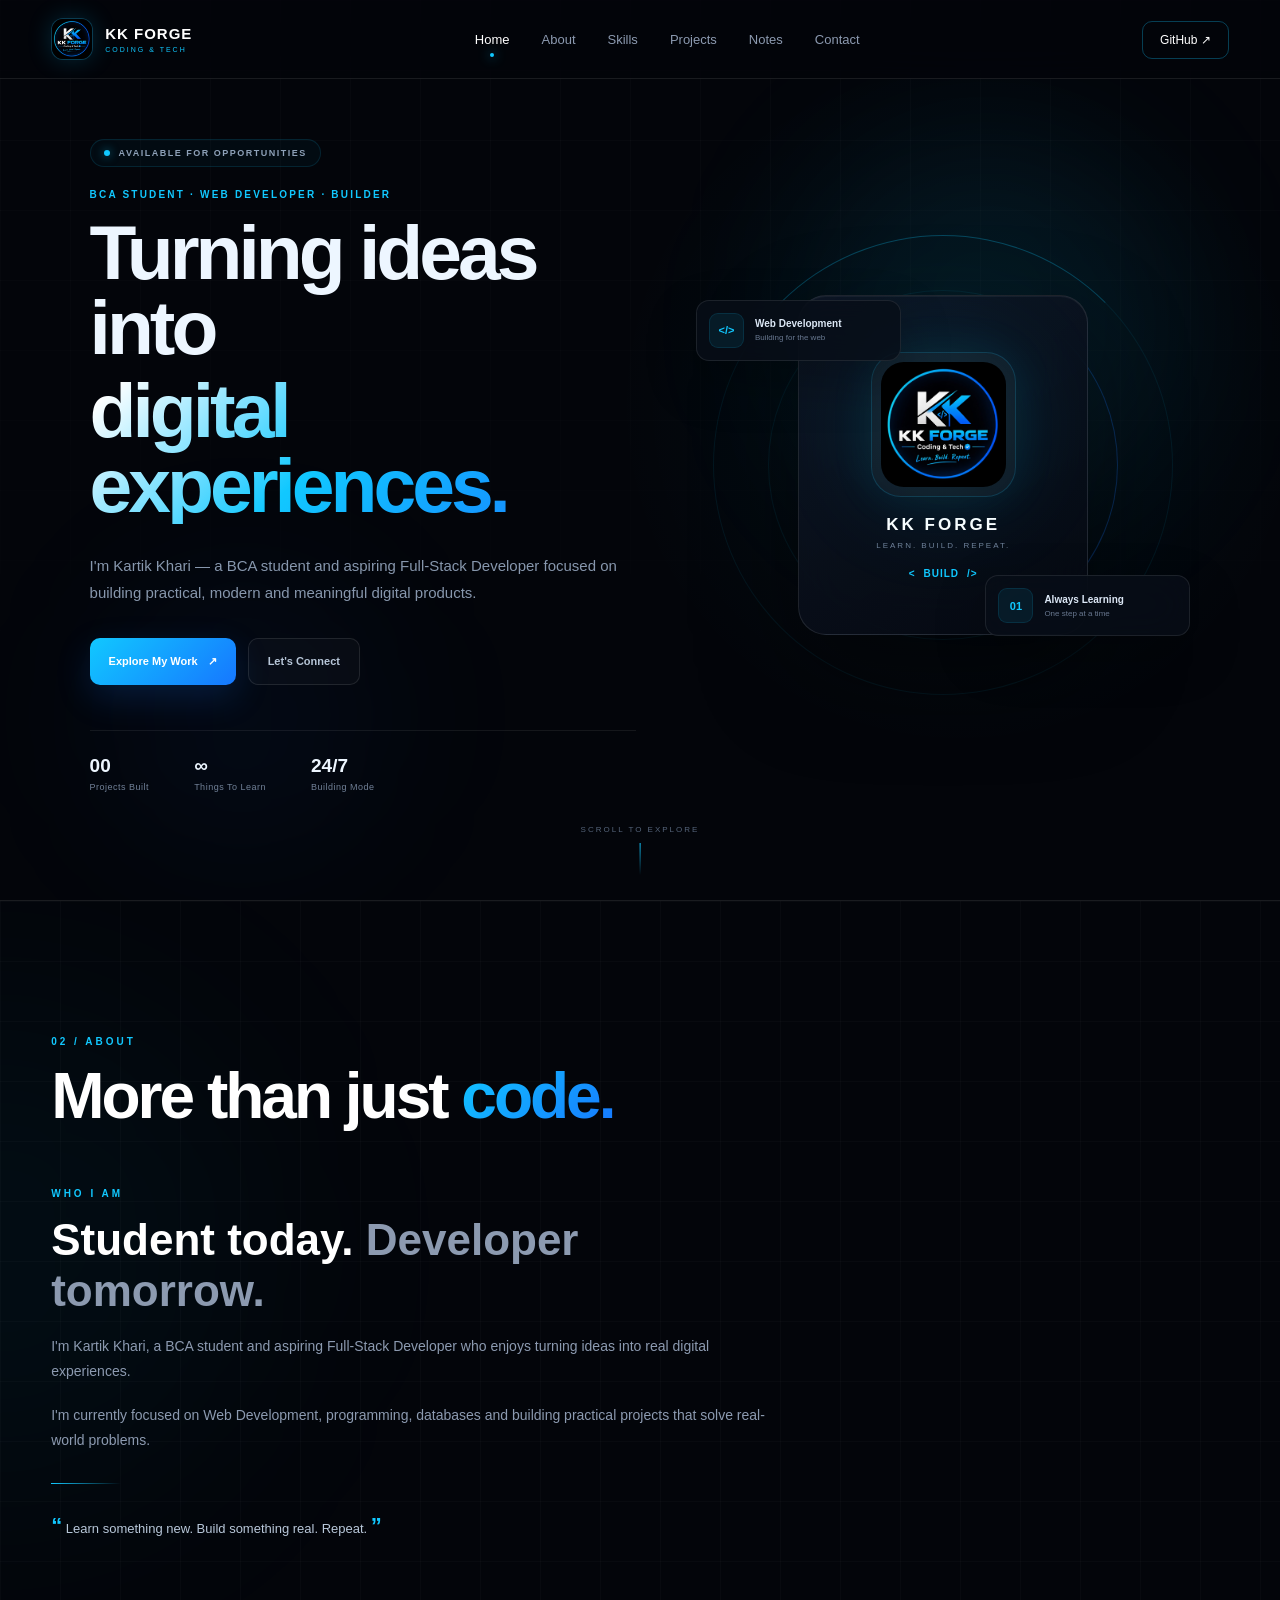
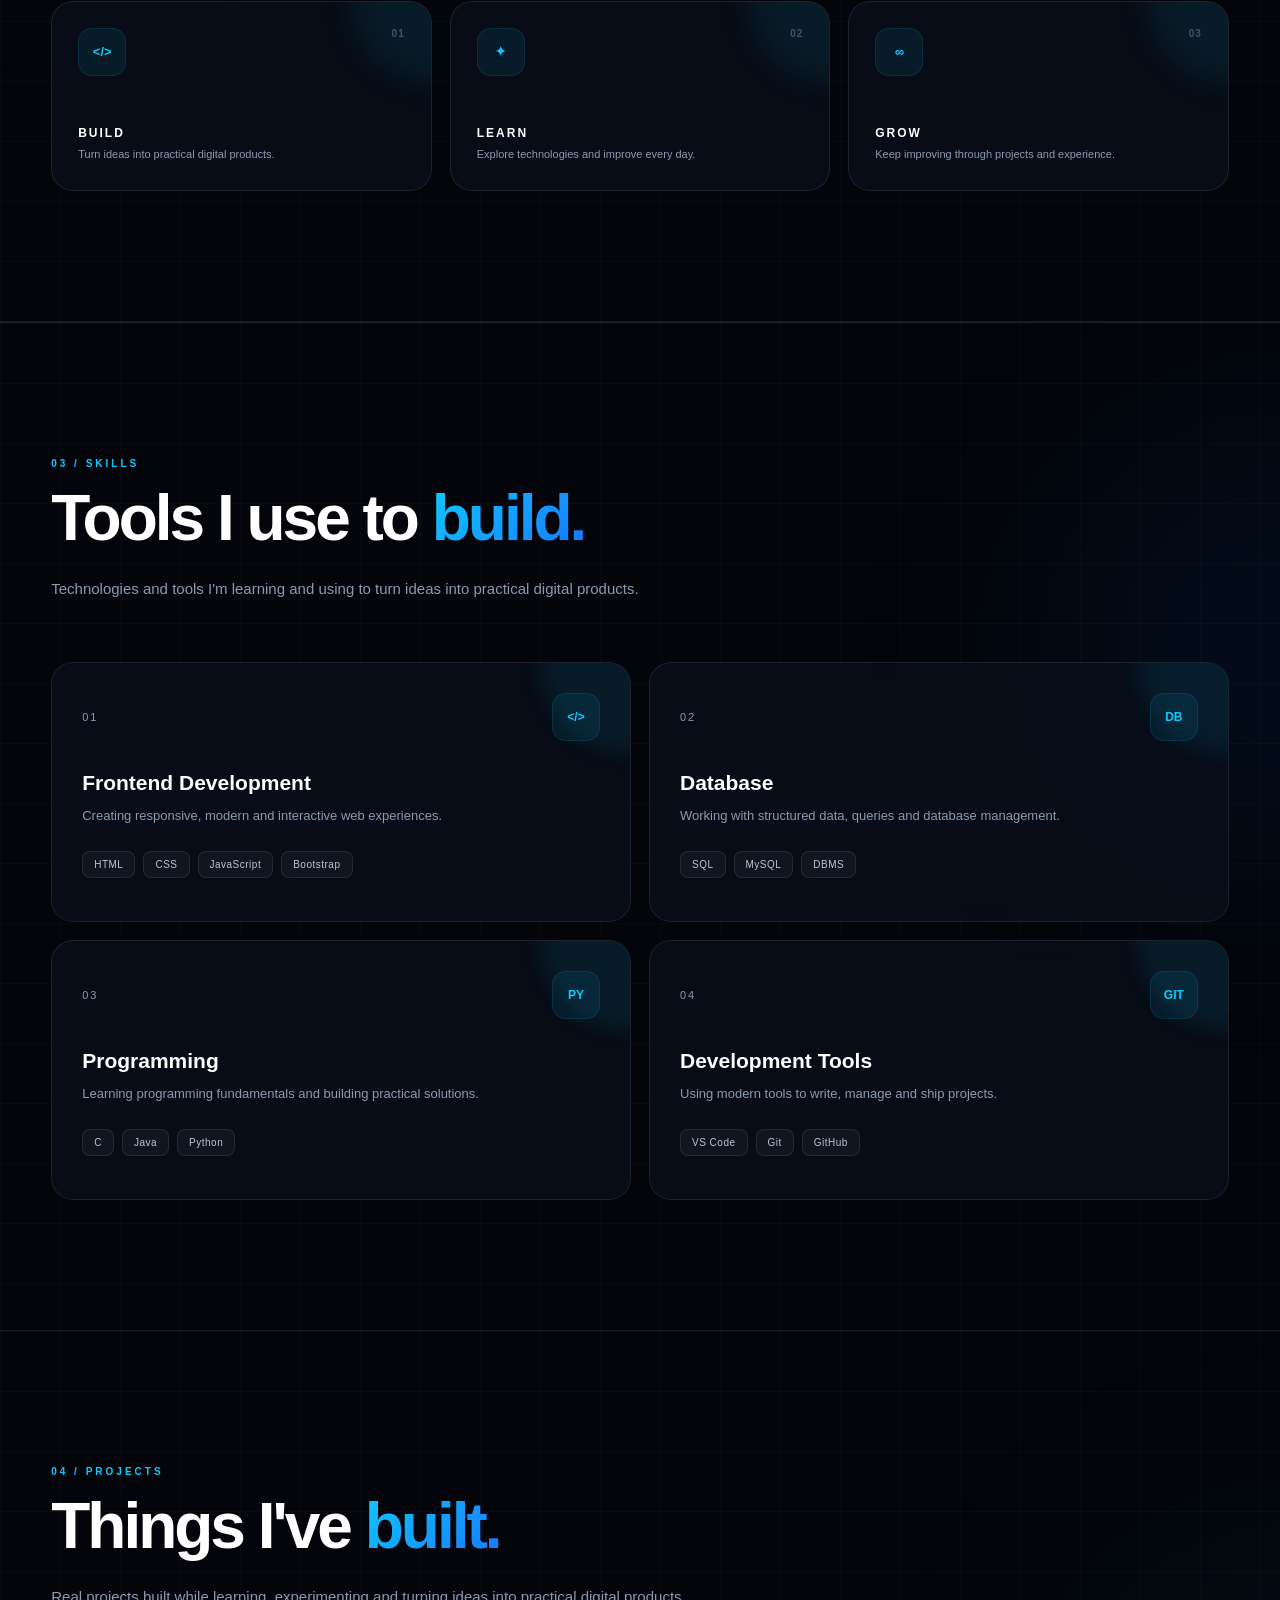
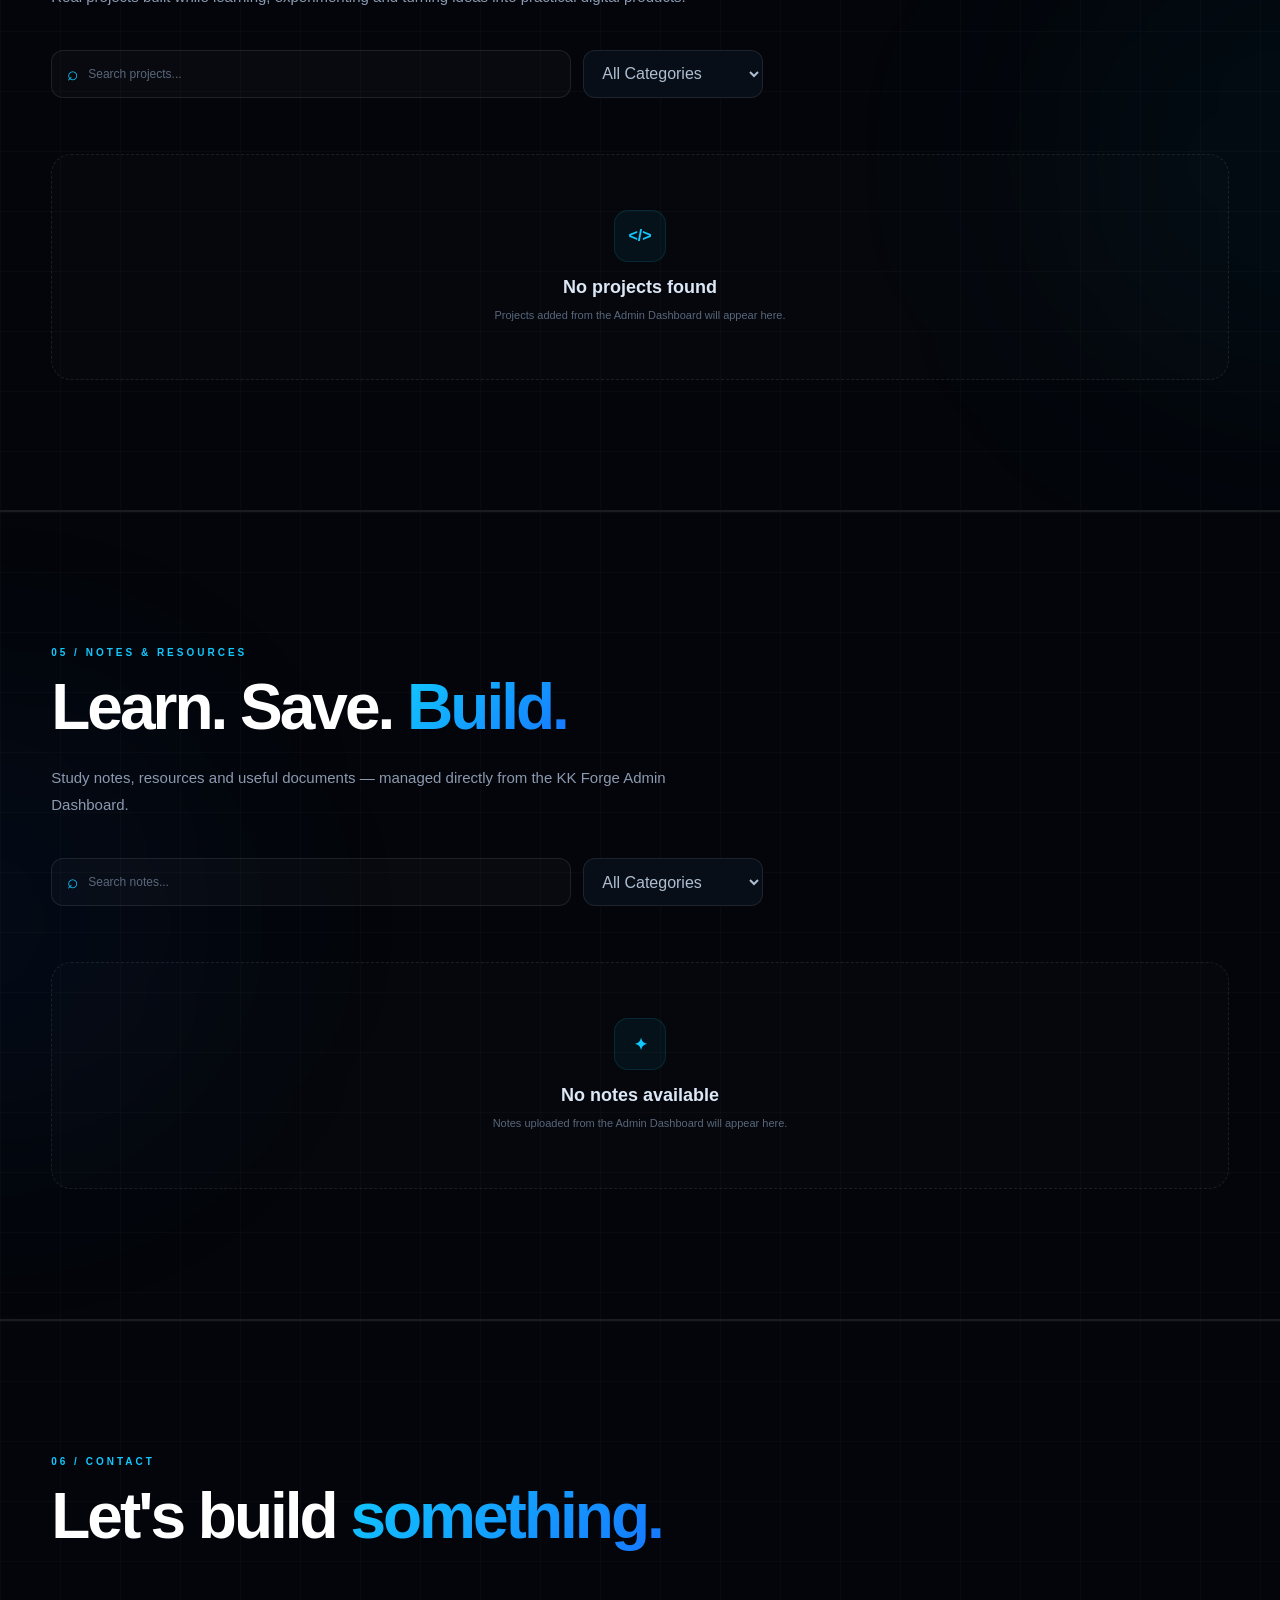
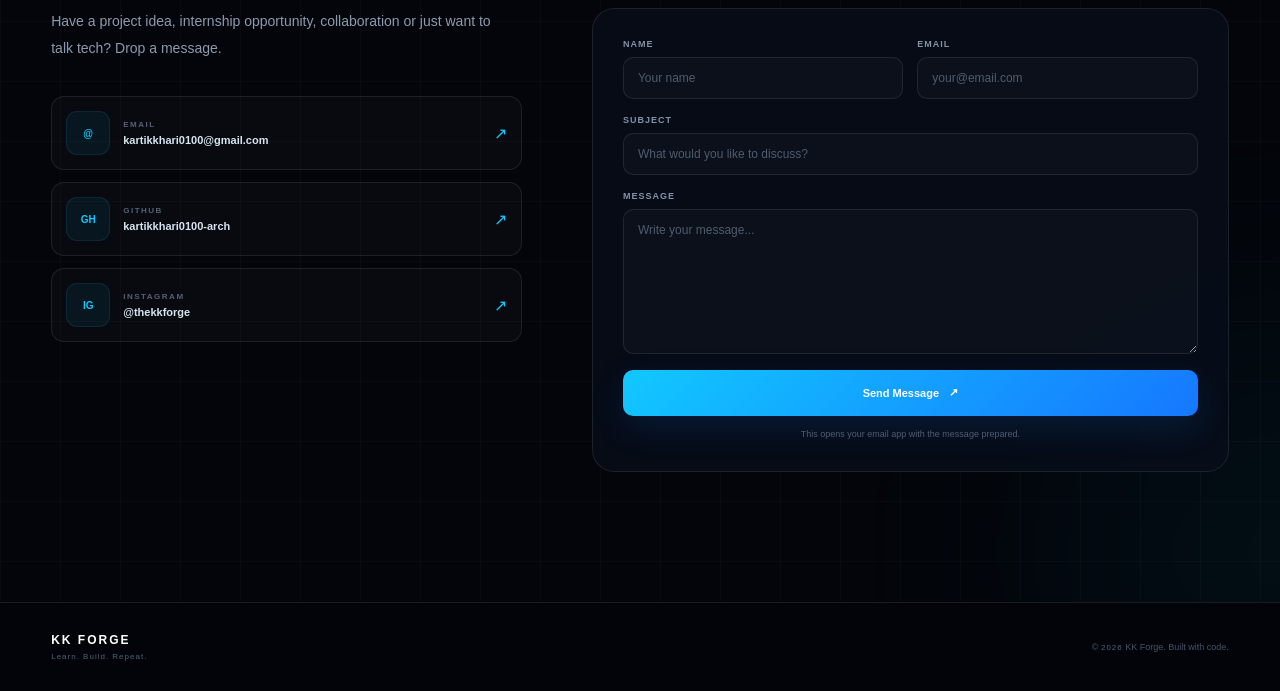
<file: index.html>
<!DOCTYPE html>
<html lang="en">

<head>

    <meta charset="UTF-8">

    <meta
        name="viewport"
        content="width=device-width, initial-scale=1.0"
    >

    <title>KK Forge | Coding & Tech</title>

    <meta
        name="description"
        content="KK Forge — Personal developer portfolio of Kartik Khari. Learn. Build. Repeat."
    >

    <meta
        name="theme-color"
        content="#03050a"
    >

    <link
        rel="stylesheet"
        href="css/style.css"
    >

</head>


<body>


    <!-- =====================================================
         NAVBAR
    ====================================================== -->

    <header class="navbar">

        <div class="nav-container">


            <!-- BRAND -->

            <a
                href="#home"
                class="brand"
                aria-label="KK Forge Home"
            >

                <span class="brand-mark">

                    <img
                        src="assets/image/kk-forge-logo.jpeg"
                        alt="KK Forge Logo"
                    >

                </span>


                <span class="brand-text">

                    <strong>KK FORGE</strong>

                    <small>CODING & TECH</small>

                </span>

            </a>


            <!-- NAVIGATION -->

            <nav
                class="nav-links"
                id="navLinks"
            >

                <a
                    href="#home"
                    class="active"
                >
                    Home
                </a>

                <a href="#about">
                    About
                </a>

                <a href="#skills">
                    Skills
                </a>

                <a href="#projects">
                    Projects
                </a>

                <a href="#notes">
                    Notes
                </a>

                <a href="#contact">
                    Contact
                </a>

            </nav>


            <!-- NAV ACTIONS -->

            <div class="nav-actions">

                <a
                    href="https://github.com/kartikkhari0100-arch"
                    class="github-btn"
                    target="_blank"
                    rel="noopener noreferrer"
                >
                    GitHub ↗
                </a>


                <button
                    class="menu-btn"
                    id="menuBtn"
                    type="button"
                    aria-label="Open navigation menu"
                    aria-expanded="false"
                >

                    <span></span>
                    <span></span>
                    <span></span>

                </button>

            </div>


        </div>

    </header>



    <!-- =====================================================
         MAIN
    ====================================================== -->

    <main>


        <!-- =================================================
             HERO
        ================================================== -->

        <section
            class="hero"
            id="home"
        >

            <div class="hero-grid"></div>

            <div class="hero-glow hero-glow-one"></div>

            <div class="hero-glow hero-glow-two"></div>


            <div class="hero-container">


                <!-- HERO CONTENT -->

                <div class="hero-content">


                    <div class="hero-status">

                        <span class="status-dot"></span>

                        <span>
                            AVAILABLE FOR OPPORTUNITIES
                        </span>

                    </div>


                    <p class="hero-eyebrow">
                        BCA STUDENT · WEB DEVELOPER · BUILDER
                    </p>


                    <h1>

                        Turning ideas into

                        <span>
                            digital experiences.
                        </span>

                    </h1>


                    <p class="hero-description">

                        I'm Kartik Khari — a BCA student and aspiring
                        Full-Stack Developer focused on building practical,
                        modern and meaningful digital products.

                    </p>


                    <div class="hero-actions">

                        <a
                            href="#projects"
                            class="hero-btn primary"
                        >

                            Explore My Work

                            <span>↗</span>

                        </a>


                        <a
                            href="#contact"
                            class="hero-btn secondary"
                        >

                            Let's Connect

                        </a>

                    </div>


                    <div class="hero-meta">

                        <div>

                            <strong id="heroProjectCount">
                                01+
                            </strong>

                            <span>
                                Projects Built
                            </span>

                        </div>


                        <div>

                            <strong>
                                ∞
                            </strong>

                            <span>
                                Things To Learn
                            </span>

                        </div>


                        <div>

                            <strong>
                                24/7
                            </strong>

                            <span>
                                Building Mode
                            </span>

                        </div>

                    </div>


                </div>



                <!-- HERO VISUAL -->

                <div class="hero-visual">


                    <div class="hero-orbit orbit-one"></div>

                    <div class="hero-orbit orbit-two"></div>


                    <div class="hero-logo-card">


                        <div class="logo-card-glow"></div>


                        <div class="hero-logo">

                            <img
                                src="assets/image/kk-forge-logo.jpeg"
                                alt="KK Forge Logo"
                            >

                        </div>


                        <div class="hero-brand">

                            <strong>
                                KK FORGE
                            </strong>

                            <span>
                                LEARN. BUILD. REPEAT.
                            </span>

                        </div>


                        <div class="hero-code">

                            <span>&lt;</span>

                            <span>
                                BUILD
                            </span>

                            <span>/&gt;</span>

                        </div>


                    </div>



                    <div class="floating-card floating-card-one">

                        <span class="floating-icon">
                            &lt;/&gt;
                        </span>

                        <div>

                            <strong>
                                Web Development
                            </strong>

                            <small>
                                Building for the web
                            </small>

                        </div>

                    </div>



                    <div class="floating-card floating-card-two">

                        <span class="floating-icon">
                            01
                        </span>

                        <div>

                            <strong>
                                Always Learning
                            </strong>

                            <small>
                                One step at a time
                            </small>

                        </div>

                    </div>


                </div>


            </div>


            <div class="hero-scroll">

                <span>
                    SCROLL TO EXPLORE
                </span>

                <i></i>

            </div>


        </section>



        <!-- =================================================
             ABOUT
        ================================================== -->

        <section
            class="about-section reveal-section"
            id="about"
        >

            <div class="about-container">


                <div class="section-heading">

                    <span>
                        02 / ABOUT
                    </span>

                    <h2>
                        More than just
                        <span>code.</span>
                    </h2>

                </div>



                <div class="about-grid">


                    <div class="about-intro">

                        <p class="about-label">
                            WHO I AM
                        </p>


                        <h3>

                            Student today.

                            <span>
                                Developer tomorrow.
                            </span>

                        </h3>


                        <p>

                            I'm Kartik Khari, a BCA student and aspiring
                            Full-Stack Developer who enjoys turning ideas
                            into real digital experiences.

                        </p>


                        <p>

                            I'm currently focused on Web Development,
                            programming, databases and building practical
                            projects that solve real-world problems.

                        </p>


                        <div class="about-line"></div>


                        <p class="about-philosophy">

                            <span>“</span>

                            Learn something new. Build something real.
                            Repeat.

                            <span>”</span>

                        </p>

                    </div>



                    <div class="about-cards">


                        <div class="about-card reveal-card">

                            <div class="about-card-top">

                                <span class="about-icon">
                                    &lt;/&gt;
                                </span>

                                <span class="about-card-number">
                                    01
                                </span>

                            </div>


                            <div>

                                <strong>
                                    BUILD
                                </strong>

                                <p>
                                    Turn ideas into practical
                                    digital products.
                                </p>

                            </div>

                        </div>



                        <div class="about-card reveal-card">

                            <div class="about-card-top">

                                <span class="about-icon">
                                    ✦
                                </span>

                                <span class="about-card-number">
                                    02
                                </span>

                            </div>


                            <div>

                                <strong>
                                    LEARN
                                </strong>

                                <p>
                                    Explore technologies and
                                    improve every day.
                                </p>

                            </div>

                        </div>



                        <div class="about-card reveal-card">

                            <div class="about-card-top">

                                <span class="about-icon">
                                    ∞
                                </span>

                                <span class="about-card-number">
                                    03
                                </span>

                            </div>


                            <div>

                                <strong>
                                    GROW
                                </strong>

                                <p>
                                    Keep improving through
                                    projects and experience.
                                </p>

                            </div>

                        </div>


                    </div>


                </div>


            </div>

        </section>



        <!-- =================================================
             SKILLS
        ================================================== -->

        <section
            class="skills-section reveal-section"
            id="skills"
        >

            <div class="skills-container">


                <div class="section-heading">

                    <span>
                        03 / SKILLS
                    </span>

                    <h2>
                        Tools I use to
                        <span>build.</span>
                    </h2>

                </div>


                <p class="skills-intro">

                    Technologies and tools I'm learning and using to turn
                    ideas into practical digital products.

                </p>



                <div class="skills-grid">


                    <div class="skill-card reveal-card">

                        <div class="skill-top">

                            <span class="skill-number">
                                01
                            </span>

                            <span class="skill-icon">
                                &lt;/&gt;
                            </span>

                        </div>

                        <h3>
                            Frontend Development
                        </h3>

                        <p>
                            Creating responsive, modern and interactive
                            web experiences.
                        </p>

                        <div class="skill-tags">

                            <span>HTML</span>
                            <span>CSS</span>
                            <span>JavaScript</span>
                            <span>Bootstrap</span>

                        </div>

                    </div>



                    <div class="skill-card reveal-card">

                        <div class="skill-top">

                            <span class="skill-number">
                                02
                            </span>

                            <span class="skill-icon">
                                DB
                            </span>

                        </div>

                        <h3>
                            Database
                        </h3>

                        <p>
                            Working with structured data, queries and
                            database management.
                        </p>

                        <div class="skill-tags">

                            <span>SQL</span>
                            <span>MySQL</span>
                            <span>DBMS</span>

                        </div>

                    </div>



                    <div class="skill-card reveal-card">

                        <div class="skill-top">

                            <span class="skill-number">
                                03
                            </span>

                            <span class="skill-icon">
                                PY
                            </span>

                        </div>

                        <h3>
                            Programming
                        </h3>

                        <p>
                            Learning programming fundamentals and building
                            practical solutions.
                        </p>

                        <div class="skill-tags">

                            <span>C</span>
                            <span>Java</span>
                            <span>Python</span>

                        </div>

                    </div>



                    <div class="skill-card reveal-card">

                        <div class="skill-top">

                            <span class="skill-number">
                                04
                            </span>

                            <span class="skill-icon">
                                GIT
                            </span>

                        </div>

                        <h3>
                            Development Tools
                        </h3>

                        <p>
                            Using modern tools to write, manage and ship
                            projects.
                        </p>

                        <div class="skill-tags">

                            <span>VS Code</span>
                            <span>Git</span>
                            <span>GitHub</span>

                        </div>

                    </div>


                </div>


            </div>

        </section>



        <!-- =================================================
             PROJECTS
        ================================================== -->

        <section
            class="projects-section reveal-section"
            id="projects"
        >

            <div class="projects-container">


                <div class="section-heading">

                    <span>
                        04 / PROJECTS
                    </span>

                    <h2>
                        Things I've
                        <span>built.</span>
                    </h2>

                </div>


                <p class="projects-intro">

                    Real projects built while learning, experimenting and
                    turning ideas into practical digital products.

                </p>



                <!-- PROJECT CONTROLS -->

                <div class="content-toolbar">

                    <div class="content-search">

                        <span>⌕</span>

                        <input
                            type="search"
                            id="projectSearch"
                            placeholder="Search projects..."
                            autocomplete="off"
                        >

                    </div>


                    <select
                        id="projectCategory"
                        class="content-filter"
                    >

                        <option value="all">
                            All Categories
                        </option>

                    </select>

                </div>



                <!-- DYNAMIC PROJECTS -->

                <div
                    class="dynamic-projects-grid"
                    id="projectsGrid"
                >
                </div>



                <!-- EMPTY STATE -->

                <div
                    class="dynamic-empty"
                    id="projectsEmpty"
                    hidden
                >

                    <div class="empty-icon">
                        &lt;/&gt;
                    </div>

                    <h3>
                        No projects found
                    </h3>

                    <p>
                        Projects added from the Admin Dashboard will appear here.
                    </p>

                </div>


            </div>

        </section>



        <!-- =================================================
             NOTES
        ================================================== -->

        <section
            class="notes-section reveal-section"
            id="notes"
        >

            <div class="notes-container">


                <div class="section-heading">

                    <span>
                        05 / NOTES & RESOURCES
                    </span>

                    <h2>
                        Learn. Save.
                        <span>Build.</span>
                    </h2>

                </div>


                <p class="notes-intro">

                    Study notes, resources and useful documents — managed
                    directly from the KK Forge Admin Dashboard.

                </p>



                <div class="content-toolbar">

                    <div class="content-search">

                        <span>⌕</span>

                        <input
                            type="search"
                            id="notesSearch"
                            placeholder="Search notes..."
                            autocomplete="off"
                        >

                    </div>


                    <select
                        id="notesCategory"
                        class="content-filter"
                    >

                        <option value="all">
                            All Categories
                        </option>

                    </select>

                </div>



                <div
                    class="notes-grid"
                    id="notesGrid"
                >
                </div>



                <div
                    class="dynamic-empty"
                    id="notesEmpty"
                    hidden
                >

                    <div class="empty-icon">
                        ✦
                    </div>

                    <h3>
                        No notes available
                    </h3>

                    <p>
                        Notes uploaded from the Admin Dashboard will appear here.
                    </p>

                </div>


            </div>

        </section>



        <!-- =================================================
             CONTACT
        ================================================== -->

        <section
            class="contact-section reveal-section"
            id="contact"
        >

            <div class="contact-container">


                <div class="section-heading">

                    <span>
                        06 / CONTACT
                    </span>

                    <h2>
                        Let's build
                        <span>something.</span>
                    </h2>

                </div>


                <div class="contact-grid">


                    <!-- CONTACT INFO -->

                    <div class="contact-intro">

                        <p>

                            Have a project idea, internship opportunity,
                            collaboration or just want to talk tech?

                            Drop a message.

                        </p>


                        <div class="contact-links">


                            <!-- EMAIL -->

                            <a
                                href="mailto:kartikkhari0100@gmail.com"
                                class="contact-link"
                            >

                                <span class="contact-link-icon">
                                    @
                                </span>

                                <span>

                                    <small>
                                        EMAIL
                                    </small>

                                    <strong>
                                        kartikkhari0100@gmail.com
                                    </strong>

                                </span>

                                <span class="contact-arrow">
                                    ↗
                                </span>

                            </a>



                            <!-- GITHUB -->

                            <a
                                href="https://github.com/kartikkhari0100-arch"
                                target="_blank"
                                rel="noopener noreferrer"
                                class="contact-link"
                            >

                                <span class="contact-link-icon">
                                    GH
                                </span>

                                <span>

                                    <small>
                                        GITHUB
                                    </small>

                                    <strong>
                                        kartikkhari0100-arch
                                    </strong>

                                </span>

                                <span class="contact-arrow">
                                    ↗
                                </span>

                            </a>



                            <!-- INSTAGRAM -->

                            <a
                                href="https://www.instagram.com/thekkforge/"
                                target="_blank"
                                rel="noopener noreferrer"
                                class="contact-link"
                            >

                                <span class="contact-link-icon">
                                    IG
                                </span>

                                <span>

                                    <small>
                                        INSTAGRAM
                                    </small>

                                    <strong>
                                        @thekkforge
                                    </strong>

                                </span>

                                <span class="contact-arrow">
                                    ↗
                                </span>

                            </a>


                        </div>

                    </div>



                    <!-- CONTACT FORM -->

                    <form
                        class="contact-form"
                        id="contactForm"
                    >


                        <div class="form-row">


                            <div class="form-field">

                                <label for="contactName">
                                    Name
                                </label>

                                <input
                                    type="text"
                                    id="contactName"
                                    name="name"
                                    placeholder="Your name"
                                    required
                                >

                            </div>


                            <div class="form-field">

                                <label for="contactEmail">
                                    Email
                                </label>

                                <input
                                    type="email"
                                    id="contactEmail"
                                    name="email"
                                    placeholder="your@email.com"
                                    required
                                >

                            </div>


                        </div>



                        <div class="form-field">

                            <label for="contactSubject">
                                Subject
                            </label>

                            <input
                                type="text"
                                id="contactSubject"
                                name="subject"
                                placeholder="What would you like to discuss?"
                                required
                            >

                        </div>



                        <div class="form-field">

                            <label for="contactMessage">
                                Message
                            </label>

                            <textarea
                                id="contactMessage"
                                name="message"
                                rows="6"
                                placeholder="Write your message..."
                                required
                            ></textarea>

                        </div>



                        <button
                            type="submit"
                            class="contact-submit"
                        >

                            Send Message

                            <span>
                                ↗
                            </span>

                        </button>


                        <p
                            class="contact-form-note"
                            id="contactFormNote"
                        >
                            This opens your email app with the message prepared.
                        </p>


                    </form>


                </div>


            </div>

        </section>


    </main>



    <!-- =====================================================
         PROJECT / NOTE MODAL
    ====================================================== -->

    <div
        class="portfolio-modal"
        id="portfolioModal"
        aria-hidden="true"
    >

        <div
            class="modal-backdrop"
            data-close-modal
        ></div>


        <div
            class="modal-panel"
            role="dialog"
            aria-modal="true"
            aria-labelledby="modalTitle"
        >

            <button
                class="modal-close"
                id="modalClose"
                type="button"
                aria-label="Close"
            >
                ×
            </button>


            <div
                class="modal-content"
                id="modalContent"
            >
            </div>

        </div>

    </div>



    <!-- =====================================================
         FOOTER
    ====================================================== -->

    <footer class="footer">

        <div class="footer-container">

            <div>

                <strong>
                    KK FORGE
                </strong>

                <span>
                    Learn. Build. Repeat.
                </span>

            </div>


            <p>

                ©
                <span id="footerYear"></span>
                KK Forge. Built with code.

            </p>

        </div>

    </footer>



    <!-- =====================================================
         JAVASCRIPT
    ====================================================== -->

    <script src="js/script.js"></script>

</body>

</html>
</file>
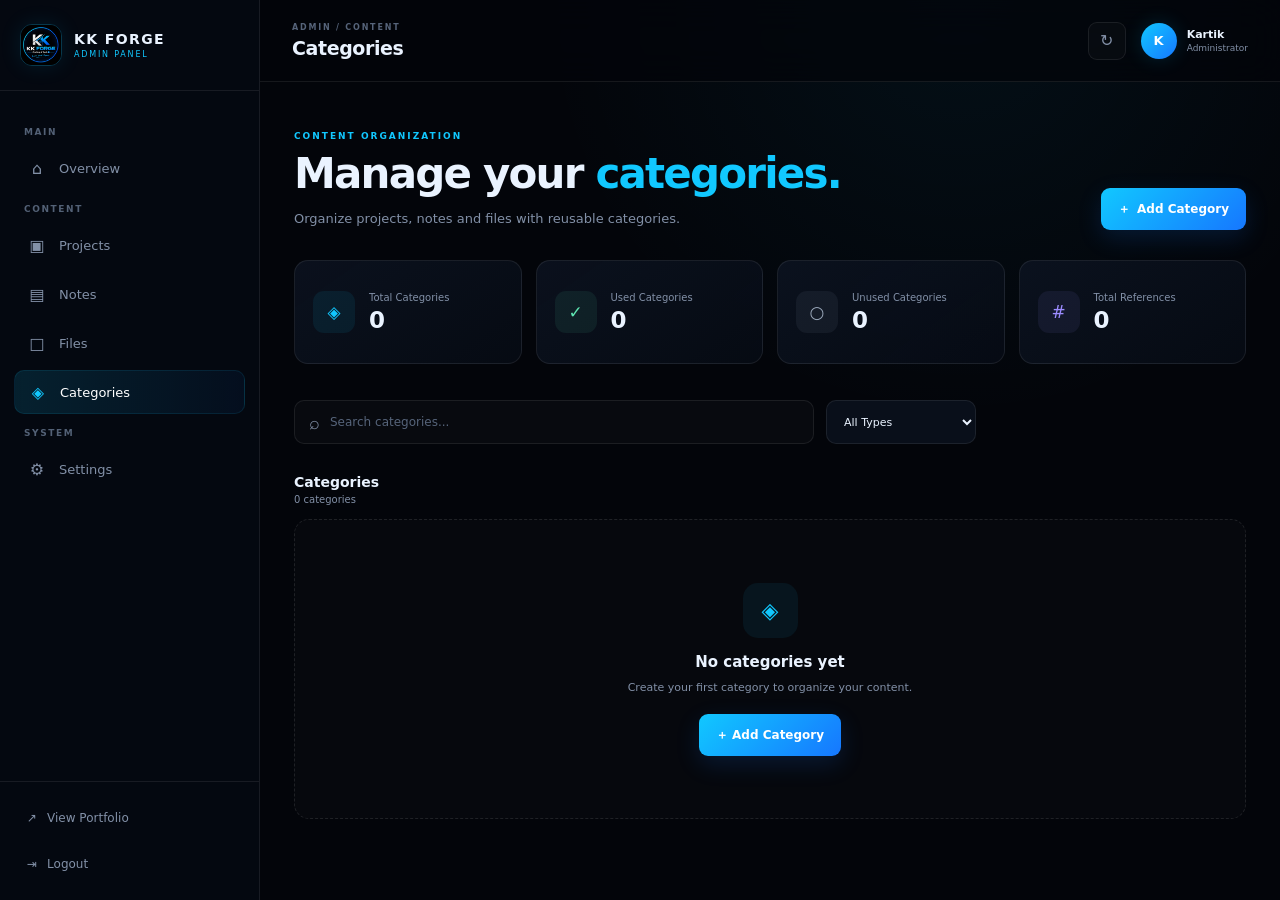
<file: admin/categories.html>
<!DOCTYPE html>
<html lang="en">
<head>
    <meta charset="UTF-8">
    <meta name="viewport" content="width=device-width, initial-scale=1.0">

    <title>Categories | KK Forge Admin</title>

    <link rel="stylesheet" href="css/categories.css">
</head>

<body>

<div class="admin-layout">

    <!-- SIDEBAR -->
    <aside class="sidebar" id="sidebar">

        <div class="sidebar-brand">
            <a href="dashboard.html">
                <span class="brand-logo">
                    <img src="../assets/image/kk-forge-logo.jpeg"
                         alt="KK Forge Logo">
                </span>

                <span class="brand-name">
                    <strong>KK FORGE</strong>
                    <small>ADMIN PANEL</small>
                </span>
            </a>
        </div>

        <nav class="sidebar-nav">

            <p class="nav-label">MAIN</p>

            <a href="dashboard.html" class="nav-item">
                <span class="nav-icon">⌂</span>
                <span>Overview</span>
            </a>

            <p class="nav-label">CONTENT</p>

            <a href="projects.html" class="nav-item">
                <span class="nav-icon">▣</span>
                <span>Projects</span>
            </a>

            <a href="notes.html" class="nav-item">
                <span class="nav-icon">▤</span>
                <span>Notes</span>
            </a>

            <a href="files.html" class="nav-item">
                <span class="nav-icon">□</span>
                <span>Files</span>
            </a>

            <a href="categories.html" class="nav-item active">
                <span class="nav-icon">◈</span>
                <span>Categories</span>
            </a>

            <p class="nav-label">SYSTEM</p>

            <a href="settings.html" class="nav-item">
                <span class="nav-icon">⚙</span>
                <span>Settings</span>
            </a>

        </nav>

        <div class="sidebar-bottom">

            <a href="../index.html" class="view-site">
                <span>↗</span>
                <span>View Portfolio</span>
            </a>

            <button class="logout-btn" id="logoutBtn">
                <span>⇥</span>
                <span>Logout</span>
            </button>

        </div>

    </aside>


    <!-- MOBILE OVERLAY -->
    <div class="sidebar-overlay" id="sidebarOverlay"></div>


    <!-- MAIN -->
    <main class="main-content">

        <!-- TOPBAR -->
        <header class="topbar">

            <button class="mobile-menu" id="mobileMenu">
                ☰
            </button>

            <div class="topbar-title">
                <span>ADMIN / CONTENT</span>
                <h1>Categories</h1>
            </div>

            <div class="topbar-actions">

                <button class="icon-btn" id="refreshBtn" title="Refresh">
                    ↻
                </button>

                <div class="admin-profile">
                    <div class="profile-avatar">K</div>

                    <div class="profile-info">
                        <strong>Kartik</strong>
                        <span>Administrator</span>
                    </div>
                </div>

            </div>

        </header>


        <!-- PAGE -->
        <section class="page-content">

            <!-- HEADER -->
            <div class="page-header">

                <div>
                    <span class="eyebrow">CONTENT ORGANIZATION</span>

                    <h2>
                        Manage your
                        <span>categories.</span>
                    </h2>

                    <p>
                        Organize projects, notes and files with reusable categories.
                    </p>
                </div>

                <button class="primary-btn" id="addCategoryBtn">
                    <span>＋</span>
                    Add Category
                </button>

            </div>


            <!-- STATS -->
            <div class="stats-grid">

                <div class="stat-card">
                    <div class="stat-icon">◈</div>
                    <div>
                        <span>Total Categories</span>
                        <strong id="totalCategories">0</strong>
                    </div>
                </div>

                <div class="stat-card">
                    <div class="stat-icon used">✓</div>
                    <div>
                        <span>Used Categories</span>
                        <strong id="usedCategories">0</strong>
                    </div>
                </div>

                <div class="stat-card">
                    <div class="stat-icon unused">○</div>
                    <div>
                        <span>Unused Categories</span>
                        <strong id="unusedCategories">0</strong>
                    </div>
                </div>

                <div class="stat-card">
                    <div class="stat-icon refs">#</div>
                    <div>
                        <span>Total References</span>
                        <strong id="totalReferences">0</strong>
                    </div>
                </div>

            </div>


            <!-- TOOLBAR -->
            <div class="content-toolbar">

                <div class="search-box">

                    <span>⌕</span>

                    <input
                        type="text"
                        id="searchInput"
                        placeholder="Search categories..."
                    >

                </div>


                <div class="filter-group">

                    <select id="typeFilter">
                        <option value="all">All Types</option>
                        <option value="project">Projects</option>
                        <option value="note">Notes</option>
                        <option value="file">Files</option>
                    </select>

                </div>

            </div>


            <!-- CATEGORY LIST -->
            <div class="categories-section">

                <div class="section-top">

                    <div>
                        <h3>Categories</h3>
                        <span id="resultCount">0 categories</span>
                    </div>

                </div>


                <div id="categoriesGrid" class="categories-grid">

                    <!-- JS INSERTS CATEGORIES -->

                </div>


                <!-- EMPTY STATE -->
                <div class="empty-state" id="emptyState">

                    <div class="empty-icon">◈</div>

                    <h3>No categories yet</h3>

                    <p>
                        Create your first category to organize your content.
                    </p>

                    <button class="primary-btn" id="emptyAddBtn">
                        ＋ Add Category
                    </button>

                </div>

            </div>

        </section>

    </main>

</div>


<!-- CATEGORY MODAL -->
<div class="modal-overlay" id="categoryModal">

    <div class="modal">

        <div class="modal-header">

            <div>
                <span class="modal-eyebrow">CATEGORY</span>
                <h3 id="modalTitle">Add Category</h3>
            </div>

            <button class="modal-close" id="closeModal">
                ×
            </button>

        </div>


        <form id="categoryForm">

            <input type="hidden" id="categoryId">


            <div class="form-group">

                <label for="categoryName">
                    Category Name
                </label>

                <input
                    type="text"
                    id="categoryName"
                    placeholder="e.g. Web Development"
                    maxlength="60"
                    required
                >

            </div>


            <div class="form-row">

                <div class="form-group">

                    <label for="categoryType">
                        Type
                    </label>

                    <select id="categoryType">

                        <option value="all">
                            All Content
                        </option>

                        <option value="project">
                            Projects
                        </option>

                        <option value="note">
                            Notes
                        </option>

                        <option value="file">
                            Files
                        </option>

                    </select>

                </div>


                <div class="form-group">

                    <label for="categoryColor">
                        Color
                    </label>

                    <div class="color-control">

                        <input
                            type="color"
                            id="categoryColor"
                            value="#11c8ff"
                        >

                        <span id="colorValue">
                            #11C8FF
                        </span>

                    </div>

                </div>

            </div>


            <div class="form-group">

                <label for="categoryDescription">
                    Description
                </label>

                <textarea
                    id="categoryDescription"
                    rows="4"
                    maxlength="180"
                    placeholder="Short description of this category..."
                ></textarea>

            </div>


            <div class="modal-actions">

                <button
                    type="button"
                    class="secondary-btn"
                    id="cancelBtn"
                >
                    Cancel
                </button>

                <button
                    type="submit"
                    class="primary-btn"
                >
                    <span id="saveBtnText">Create Category</span>
                </button>

            </div>

        </form>

    </div>

</div>


<!-- DELETE MODAL -->
<div class="modal-overlay" id="deleteModal">

    <div class="modal delete-modal">

        <div class="delete-icon">
            !
        </div>

        <h3>Delete Category?</h3>

        <p id="deleteMessage">
            Are you sure you want to delete this category?
        </p>

        <div class="modal-actions">

            <button
                type="button"
                class="secondary-btn"
                id="cancelDelete"
            >
                Cancel
            </button>

            <button
                type="button"
                class="danger-btn"
                id="confirmDelete"
            >
                Delete
            </button>

        </div>

    </div>

</div>


<!-- TOAST -->
<div class="toast" id="toast">

    <span class="toast-icon">✓</span>

    <span id="toastMessage">
        Done
    </span>

</div>


<script src="js/categories.js"></script>

</body>
</html>
</file>
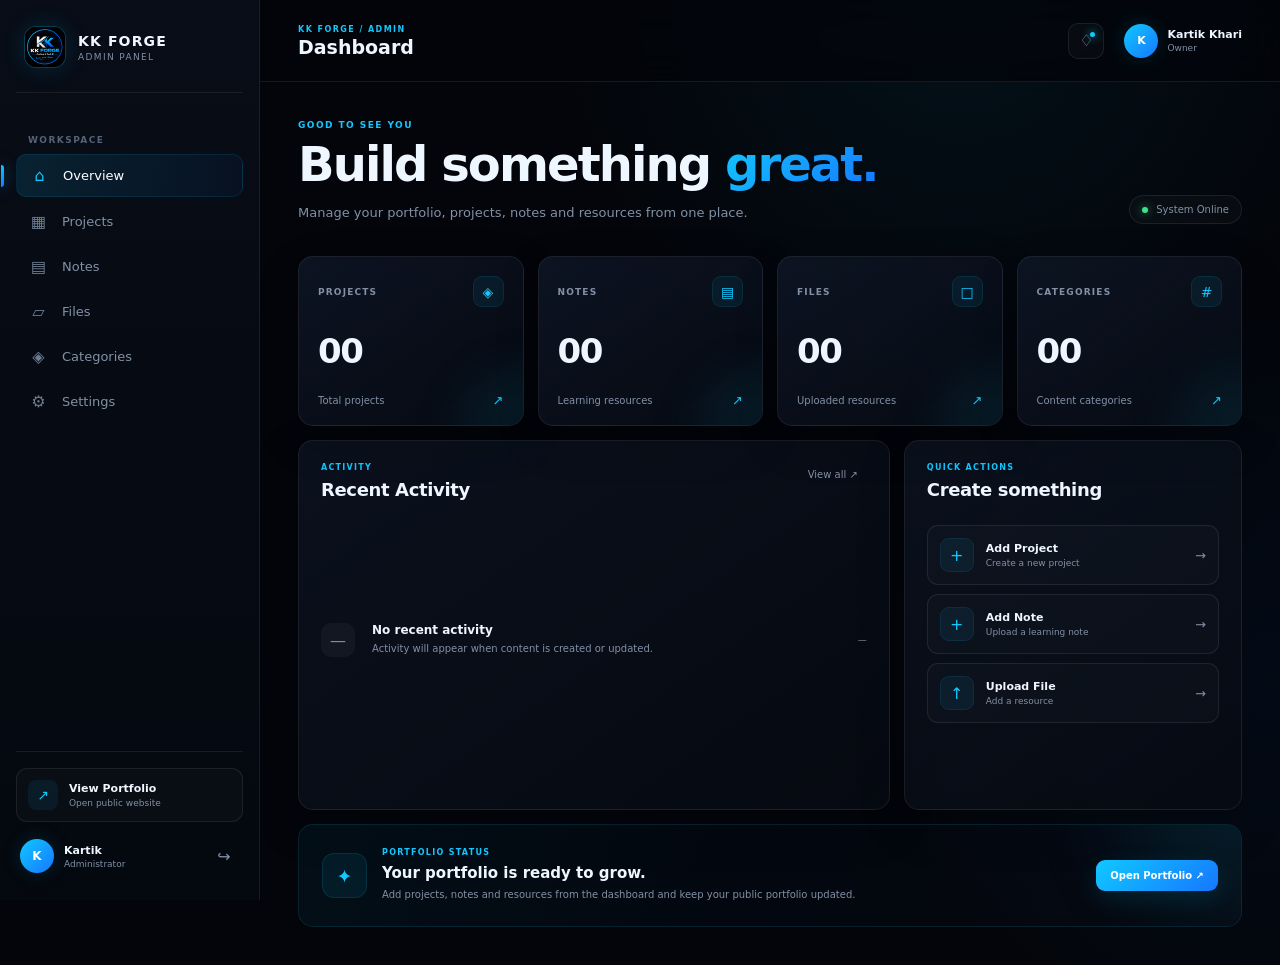
<file: admin/dashboard.html>
<!DOCTYPE html>
<html lang="en">

<head>
    <meta charset="UTF-8">

    <meta name="viewport" content="width=device-width, initial-scale=1.0">

    <title>KK Forge — Admin Dashboard</title>

    <link rel="stylesheet" href="css/dashboard.css">
</head>

<body>

    <!-- ================= ADMIN APP ================= -->

    <div class="admin-app">

        <!-- ================= SIDEBAR ================= -->

        <aside class="sidebar">

            <!-- BRAND -->

            <div class="sidebar-brand">

                <div class="brand-logo">
                    <img src="../assets/image/kk-forge-logo.jpeg" alt="KK Forge Logo">
                </div>

                <div class="brand-info">
                    <strong>KK FORGE</strong>
                    <span>ADMIN PANEL</span>
                </div>

            </div>


            <!-- NAVIGATION -->

            <nav class="sidebar-nav">

                <div class="nav-label">
                    WORKSPACE
                </div>

                <!-- Overview -->
                    <a href="dashboard.html" class="nav-item" data-module="dashboard">
                        <span class="nav-icon">⌂</span>
                        <span>Overview</span>
                    </a>

                    <!-- Projects -->
                    <a href="projects.html" class="nav-item" data-module="projects">
                        <span class="nav-icon">▦</span>
                        <span>Projects</span>
                    </a>

                    <!-- Notes -->
                    <a href="notes.html" class="nav-item" data-module="notes">
                        <span class="nav-icon">▤</span>
                        <span>Notes</span>
                    </a>

                    <!-- Files -->
                    <a href="files.html" class="nav-item" data-module="files">
                        <span class="nav-icon">▱</span>
                        <span>Files</span>
                    </a>

                    <!-- Categories -->
                    <a href="categories.html" class="nav-item" data-module="categories">
                        <span class="nav-icon">◈</span>
                        <span>Categories</span>
                    </a>

                    <!-- Settings -->
                    <a href="settings.html" class="nav-item" data-module="settings">
                        <span class="nav-icon">⚙</span>
                        <span>Settings</span>
                    </a>

            </nav>


            <!-- SIDEBAR BOTTOM -->

            <div class="sidebar-bottom">

                <a href="../index.html" class="view-site" target="_blank">

                    <span>↗</span>

                    <div>
                        <strong>View Portfolio</strong>
                        <small>Open public website</small>
                    </div>

                </a>


                <div class="admin-user">

                    <div class="user-avatar">
                        K
                    </div>

                    <div class="user-info">
                        <strong>Kartik</strong>
                        <span>Administrator</span>
                    </div>

                    <button class="logout-btn" type="button" title="Logout">
                        ↪
                    </button>

                </div>

            </div>

        </aside>


        <!-- ================= MAIN CONTENT ================= -->

        <main class="main-content">


            <!-- ================= TOPBAR ================= -->

            <header class="topbar">

                <div class="topbar-left">

                    <button class="mobile-menu" type="button" aria-label="Open menu">
                        ☰
                    </button>

                    <div>

                        <span class="page-eyebrow">
                            KK FORGE / ADMIN
                        </span>

                        <h1>Dashboard</h1>

                    </div>

                </div>


                <div class="topbar-right">

                    <button class="icon-button" type="button" title="Notifications" aria-label="Notifications">

                        ♢

                        <span class="notification-dot"></span>

                    </button>


                    <div class="topbar-profile">

                        <div class="profile-avatar">
                            K
                        </div>

                        <div class="profile-text">
                            <strong>Kartik Khari</strong>
                            <span>Owner</span>
                        </div>

                    </div>

                </div>

            </header>


            <!-- ================= DASHBOARD BODY ================= -->

            <div class="dashboard-content">


                <!-- ================= WELCOME ================= -->

                <section class="welcome-section">

                    <div>

                        <span class="welcome-label">
                            GOOD TO SEE YOU
                        </span>

                        <h2>
                            Build something
                            <span>great.</span>
                        </h2>

                        <p>
                            Manage your portfolio, projects,
                            notes and resources from one place.
                        </p>

                    </div>


                    <div class="system-status">

                        <span class="status-dot"></span>

                        <span>System Online</span>

                    </div>

                </section>


                <!-- ================= OVERVIEW CARDS ================= -->

                <section class="overview-grid">


                    <!-- PROJECTS -->

                    <article class="overview-card" data-dashboard-link="projects.html">

                        <div class="overview-card-top">

                            <span class="card-label">
                                PROJECTS
                            </span>

                            <span class="card-icon">
                                ◈
                            </span>

                        </div>

                        <div class="card-value">
                            <span id="projectsCount">00</span>
                        </div>

                        <div class="card-footer">

                            <span>
                                Total projects
                            </span>

                            <span class="card-arrow">
                                ↗
                            </span>

                        </div>

                    </article>


                    <!-- NOTES -->

                    <article class="overview-card" data-dashboard-link="notes.html">

                        <div class="overview-card-top">

                            <span class="card-label">
                                NOTES
                            </span>

                            <span class="card-icon">
                                ▤
                            </span>

                        </div>

                        <div class="card-value">
                            <span id="notesCount">00</span>
                        </div>

                        <div class="card-footer">

                            <span>
                                Learning resources
                            </span>

                            <span class="card-arrow">
                                ↗
                            </span>

                        </div>

                    </article>


                    <!-- FILES -->

                    <article class="overview-card" data-dashboard-link="files.html">

                        <div class="overview-card-top">

                            <span class="card-label">
                                FILES
                            </span>

                            <span class="card-icon">
                                □
                            </span>

                        </div>

                        <div class="card-value">
                            <span id="filesCount">00</span>
                        </div>

                        <div class="card-footer">

                            <span>
                                Uploaded resources
                            </span>

                            <span class="card-arrow">
                                ↗
                            </span>

                        </div>

                    </article>


                    <!-- CATEGORIES -->

                    <article class="overview-card" data-dashboard-link="categories.html">

                        <div class="overview-card-top">

                            <span class="card-label">
                                CATEGORIES
                            </span>

                            <span class="card-icon">
                                #
                            </span>

                        </div>

                        <div class="card-value">
                            <span id="categoriesCount">00</span>
                        </div>

                        <div class="card-footer">

                            <span>
                                Content categories
                            </span>

                            <span class="card-arrow">
                                ↗
                            </span>

                        </div>

                    </article>

                </section>


                <!-- ================= MAIN GRID ================= -->

                <section class="dashboard-grid">


                    <!-- ================= RECENT ACTIVITY ================= -->

                    <div class="dashboard-panel activity-panel">

                        <div class="panel-header">

                            <div>

                                <span class="panel-label">
                                    ACTIVITY
                                </span>

                                <h3>
                                    Recent Activity
                                </h3>

                            </div>

                            <a href="projects.html" class="panel-action">

                                View all ↗

                            </a>

                        </div>


                        <!-- JS WILL LOAD REAL ACTIVITY HERE -->

                        <div class="activity-list" id="activityList">

                            <div class="activity-item empty-activity">

                                <div class="activity-icon neutral">
                                    —
                                </div>

                                <div class="activity-content">

                                    <strong>
                                        No recent activity
                                    </strong>

                                    <span>
                                        Activity will appear when
                                        content is created or updated.
                                    </span>

                                </div>

                                <time>
                                    —
                                </time>

                            </div>

                        </div>

                    </div>


                    <!-- ================= QUICK ACTIONS ================= -->

                    <div class="dashboard-panel actions-panel">

                        <div class="panel-header">

                            <div>

                                <span class="panel-label">
                                    QUICK ACTIONS
                                </span>

                                <h3>
                                    Create something
                                </h3>

                            </div>

                        </div>


                        <div class="quick-actions">


                            <!-- ADD PROJECT -->

                            <button class="quick-action" type="button" data-action="projects">

                                <span class="quick-icon">
                                    +
                                </span>

                                <span class="quick-content">

                                    <strong>
                                        Add Project
                                    </strong>

                                    <small>
                                        Create a new project
                                    </small>

                                </span>

                                <span class="quick-arrow">
                                    →
                                </span>

                            </button>


                            <!-- ADD NOTE -->

                            <button class="quick-action" type="button" data-action="notes">

                                <span class="quick-icon">
                                    +
                                </span>

                                <span class="quick-content">

                                    <strong>
                                        Add Note
                                    </strong>

                                    <small>
                                        Upload a learning note
                                    </small>

                                </span>

                                <span class="quick-arrow">
                                    →
                                </span>

                            </button>


                            <!-- UPLOAD FILE -->

                            <button class="quick-action" type="button" data-action="files">

                                <span class="quick-icon">
                                    ↑
                                </span>

                                <span class="quick-content">

                                    <strong>
                                        Upload File
                                    </strong>

                                    <small>
                                        Add a resource
                                    </small>

                                </span>

                                <span class="quick-arrow">
                                    →
                                </span>

                            </button>


                        </div>

                    </div>


                </section>


                <!-- ================= PORTFOLIO STATUS ================= -->

                <section class="portfolio-status">

                    <div class="status-content">

                        <div class="status-symbol">
                            ✦
                        </div>

                        <div>

                            <span class="panel-label">
                                PORTFOLIO STATUS
                            </span>

                            <h3>
                                Your portfolio is ready to grow.
                            </h3>

                            <p>
                                Add projects, notes and resources
                                from the dashboard and keep your
                                public portfolio updated.
                            </p>

                        </div>

                    </div>


                    <a href="../index.html" target="_blank" class="status-button">

                        Open Portfolio ↗

                    </a>

                </section>


            </div>

        </main>

    </div>


    <!-- ================= MOBILE OVERLAY ================= -->

    <div class="sidebar-overlay"></div>


    <!-- ================= DASHBOARD JS ================= -->

    <script src="js/dashboard.js"></script>

</body>

</html>
</file>
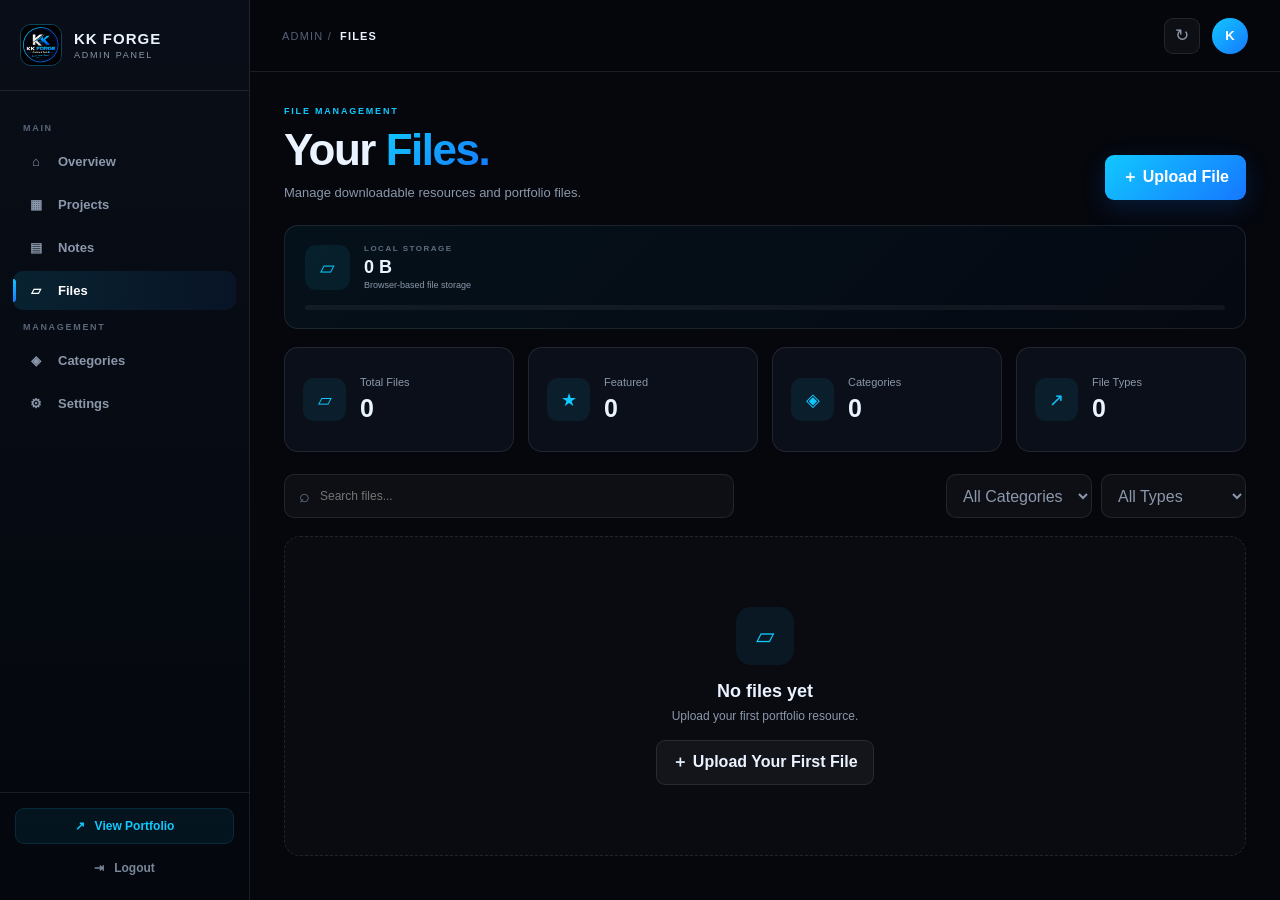
<file: admin/files.html>
<!DOCTYPE html>
<html lang="en">
<head>
    <meta charset="UTF-8">
    <meta name="viewport" content="width=device-width, initial-scale=1.0">

    <title>Files | KK Forge Admin</title>

    <link rel="stylesheet" href="css/files.css">
</head>

<body>

<div class="admin-layout">

    <!-- SIDEBAR -->
    <aside class="sidebar" id="sidebar">

        <div class="sidebar-brand">
            <a href="dashboard.html">
                <img
                    src="../assets/image/kk-forge-logo.jpeg"
                    alt="KK Forge Logo"
                >

                <div>
                    <strong>KK FORGE</strong>
                    <small>ADMIN PANEL</small>
                </div>
            </a>
        </div>


        <nav class="sidebar-nav">

            <p class="nav-label">MAIN</p>

            <a href="dashboard.html" class="nav-item" data-module="dashboard">
                <span class="nav-icon">⌂</span>
                <span>Overview</span>
            </a>

            <a href="projects.html" class="nav-item" data-module="projects">
                <span class="nav-icon">▦</span>
                <span>Projects</span>
            </a>

            <a href="notes.html" class="nav-item" data-module="notes">
                <span class="nav-icon">▤</span>
                <span>Notes</span>
            </a>

            <a href="files.html" class="nav-item" data-module="files">
                <span class="nav-icon">▱</span>
                <span>Files</span>
            </a>

            <p class="nav-label">MANAGEMENT</p>

            <a href="categories.html" class="nav-item" data-module="categories">
                <span class="nav-icon">◈</span>
                <span>Categories</span>
            </a>

            <a href="settings.html" class="nav-item" data-module="settings">
                <span class="nav-icon">⚙</span>
                <span>Settings</span>
            </a>

        </nav>


        <div class="sidebar-bottom">

            <a href="../index.html" class="view-portfolio">
                ↗ &nbsp; View Portfolio
            </a>

            <button class="logout-btn" id="logoutBtn">
                ⇥ &nbsp; Logout
            </button>

        </div>

    </aside>


    <div class="sidebar-overlay" id="sidebarOverlay"></div>


    <!-- MAIN -->
    <main class="main-content">

        <header class="topbar">

            <button class="mobile-menu" id="mobileMenu">
                ☰
            </button>

            <div class="topbar-title">
                <span>ADMIN /</span>
                <strong>FILES</strong>
            </div>

            <div class="topbar-actions">

                <button class="icon-btn" id="refreshBtn">
                    ↻
                </button>

                <div class="admin-avatar">
                    K
                </div>

            </div>

        </header>


        <section class="page">

            <!-- PAGE HEADER -->
            <div class="page-header">

                <div>
                    <span class="eyebrow">
                        FILE MANAGEMENT
                    </span>

                    <h1>
                        Your <span>Files.</span>
                    </h1>

                    <p>
                        Manage downloadable resources and portfolio files.
                    </p>
                </div>

                <button class="primary-btn" id="uploadFileBtn">
                    ＋ Upload File
                </button>

            </div>


            <!-- STORAGE -->
            <div class="storage-card">

                <div class="storage-info">

                    <div class="storage-icon">
                        ▱
                    </div>

                    <div>
                        <span>LOCAL STORAGE</span>

                        <strong id="storageUsed">
                            0 B
                        </strong>

                        <small>
                            Browser-based file storage
                        </small>
                    </div>

                </div>

                <div class="storage-bar">

                    <div
                        class="storage-progress"
                        id="storageProgress"
                    ></div>

                </div>

            </div>


            <!-- STATS -->
            <div class="stats-grid">

                <div class="stat-card">

                    <div class="stat-icon">
                        ▱
                    </div>

                    <div>
                        <span>Total Files</span>
                        <strong id="totalFiles">0</strong>
                    </div>

                </div>


                <div class="stat-card">

                    <div class="stat-icon">
                        ★
                    </div>

                    <div>
                        <span>Featured</span>
                        <strong id="featuredFiles">0</strong>
                    </div>

                </div>


                <div class="stat-card">

                    <div class="stat-icon">
                        ◈
                    </div>

                    <div>
                        <span>Categories</span>
                        <strong id="fileCategories">0</strong>
                    </div>

                </div>


                <div class="stat-card">

                    <div class="stat-icon">
                        ↗
                    </div>

                    <div>
                        <span>File Types</span>
                        <strong id="fileTypes">0</strong>
                    </div>

                </div>

            </div>


            <!-- TOOLBAR -->
            <div class="content-toolbar">

                <div class="search-box">

                    <span>⌕</span>

                    <input
                        type="search"
                        id="fileSearch"
                        placeholder="Search files..."
                    >

                </div>


                <div class="filter-group">

                    <select id="categoryFilter">

                        <option value="all">
                            All Categories
                        </option>

                    </select>


                    <select id="typeFilter">

                        <option value="all">
                            All Types
                        </option>

                    </select>

                </div>

            </div>


            <!-- FILES -->
            <div
                class="files-container"
                id="filesContainer"
            ></div>


            <!-- EMPTY -->
            <div
                class="empty-state"
                id="emptyState"
            >

                <div class="empty-icon">
                    ▱
                </div>

                <h3>
                    No files yet
                </h3>

                <p>
                    Upload your first portfolio resource.
                </p>

                <button
                    class="secondary-btn"
                    id="emptyUploadBtn"
                >
                    ＋ Upload Your First File
                </button>

            </div>

        </section>

    </main>

</div>


<!-- FILE MODAL -->
<div
    class="modal-overlay"
    id="fileModal"
>

    <div class="modal">

        <div class="modal-header">

            <div>

                <span class="eyebrow">
                    FILE
                </span>

                <h2 id="modalTitle">
                    Upload File
                </h2>

            </div>

            <button
                class="modal-close"
                id="closeModal"
            >
                ×
            </button>

        </div>


        <form id="fileForm">

            <input
                type="hidden"
                id="fileId"
            >


            <div class="form-grid">

                <div class="form-group full">

                    <label>
                        File Title
                    </label>

                    <input
                        type="text"
                        id="fileTitle"
                        placeholder="e.g. DBMS Notes"
                        required
                    >

                </div>


                <div class="form-group">

                    <label>
                        Category
                    </label>

                    <input
                        type="text"
                        id="fileCategory"
                        list="categorySuggestions"
                        placeholder="e.g. Study"
                        required
                    >

                    <datalist
                        id="categorySuggestions"
                    ></datalist>

                </div>


                <div class="form-group">

                    <label>
                        Status
                    </label>

                    <select id="fileStatus">

                        <option value="published">
                            Published
                        </option>

                        <option value="draft">
                            Draft
                        </option>

                    </select>

                </div>


                <div class="form-group full">

                    <label>
                        Description
                    </label>

                    <textarea
                        id="fileDescription"
                        rows="4"
                        placeholder="Short description..."
                    ></textarea>

                </div>


                <div class="form-group full">

                    <label>
                        Tags
                    </label>

                    <input
                        type="text"
                        id="fileTags"
                        placeholder="html, css, javascript"
                    >

                </div>


                <div class="form-group full">

                    <label>
                        Upload / Replace File
                    </label>

                    <div
                        class="file-upload"
                        id="fileUpload"
                    >

                        <input
                            type="file"
                            id="fileInput"
                        >

                        <div class="upload-icon">
                            ↑
                        </div>

                        <strong>
                            Click or drop file here
                        </strong>

                        <span>
                            PDF, images, DOC, DOCX, TXT, MD and more
                        </span>

                        <small>
                            Maximum 5 MB per file
                        </small>

                    </div>

                    <div
                        class="selected-file"
                        id="selectedFile"
                    ></div>

                </div>


                <div class="form-group full">

                    <label class="checkbox-row">

                        <input
                            type="checkbox"
                            id="fileFeatured"
                        >

                        <span>
                            Mark this file as Featured
                        </span>

                    </label>

                </div>

            </div>


            <div class="modal-footer">

                <button
                    type="button"
                    class="cancel-btn"
                    id="cancelModal"
                >
                    Cancel
                </button>

                <button
                    type="submit"
                    class="primary-btn"
                >
                    Save File
                </button>

            </div>

        </form>

    </div>

</div>


<!-- PREVIEW -->
<div
    class="modal-overlay"
    id="previewModal"
>

    <div class="preview-modal">

        <button
            class="preview-close"
            id="closePreview"
        >
            ×
        </button>

        <div id="previewContent"></div>

    </div>

</div>


<!-- DELETE -->
<div
    class="modal-overlay"
    id="deleteModal"
>

    <div class="delete-modal">

        <div class="delete-icon">
            !
        </div>

        <h2>
            Delete File?
        </h2>

        <p>
            This action cannot be undone.
        </p>

        <div class="delete-actions">

            <button
                class="cancel-btn"
                id="cancelDelete"
            >
                Cancel
            </button>

            <button
                class="delete-btn"
                id="confirmDelete"
            >
                Delete
            </button>

        </div>

    </div>

</div>


<!-- TOAST -->
<div class="toast" id="toast">
    <span id="toastMessage"></span>
</div>


<script src="js/files.js"></script>

</body>
</html>
</file>
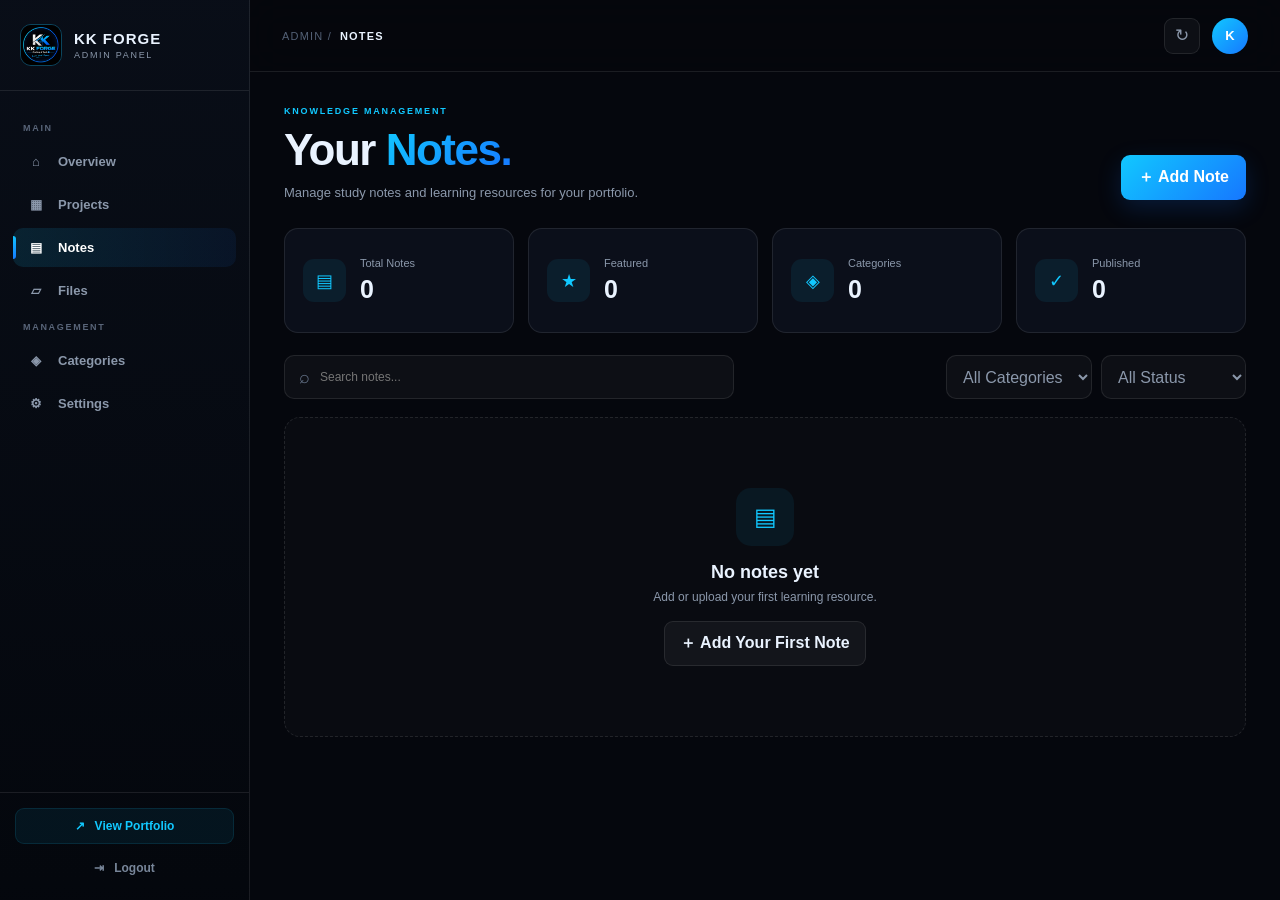
<file: admin/notes.html>
<!DOCTYPE html>
<html lang="en">
<head>
    <meta charset="UTF-8">
    <meta name="viewport" content="width=device-width, initial-scale=1.0">

    <title>Notes | KK Forge Admin</title>

    <link rel="stylesheet" href="css/notes.css">
</head>

<body>

<div class="admin-layout">

    <!-- SIDEBAR -->
    <aside class="sidebar" id="sidebar">

        <div class="sidebar-brand">
            <a href="dashboard.html">
                <img src="../assets/image/kk-forge-logo.jpeg" alt="KK Forge Logo">

                <div>
                    <strong>KK FORGE</strong>
                    <small>ADMIN PANEL</small>
                </div>
            </a>
        </div>

        <nav class="sidebar-nav">

            <p class="nav-label">MAIN</p>

            <a href="dashboard.html" class="nav-item" data-module="dashboard">
                <span class="nav-icon">⌂</span>
                <span>Overview</span>
            </a>

            <a href="projects.html" class="nav-item" data-module="projects">
                <span class="nav-icon">▦</span>
                <span>Projects</span>
            </a>

            <a href="notes.html" class="nav-item active" data-module="notes">
                <span class="nav-icon">▤</span>
                <span>Notes</span>
            </a>

            <a href="files.html" class="nav-item" data-module="files">
                <span class="nav-icon">▱</span>
                <span>Files</span>
            </a>

            <p class="nav-label">MANAGEMENT</p>

            <a href="categories.html" class="nav-item" data-module="categories">
                <span class="nav-icon">◈</span>
                <span>Categories</span>
            </a>

            <a href="settings.html" class="nav-item" data-module="settings">
                <span class="nav-icon">⚙</span>
                <span>Settings</span>
            </a>

        </nav>

        <div class="sidebar-bottom">

            <a href="../index.html" class="view-portfolio">
                ↗ &nbsp; View Portfolio
            </a>

            <button class="logout-btn" id="logoutBtn">
                ⇥ &nbsp; Logout
            </button>

        </div>

    </aside>


    <div class="sidebar-overlay" id="sidebarOverlay"></div>


    <!-- MAIN -->
    <main class="main-content">

        <header class="topbar">

            <button class="mobile-menu" id="mobileMenu">
                ☰
            </button>

            <div class="topbar-title">
                <span>ADMIN /</span>
                <strong>NOTES</strong>
            </div>

            <div class="topbar-actions">

                <button class="icon-btn" id="refreshBtn">
                    ↻
                </button>

                <div class="admin-avatar">
                    K
                </div>

            </div>

        </header>


        <section class="page">

            <!-- HEADER -->
            <div class="page-header">

                <div>
                    <span class="eyebrow">
                        KNOWLEDGE MANAGEMENT
                    </span>

                    <h1>
                        Your <span>Notes.</span>
                    </h1>

                    <p>
                        Manage study notes and learning resources for your portfolio.
                    </p>
                </div>

                <button class="primary-btn" id="addNoteBtn">
                    ＋ Add Note
                </button>

            </div>


            <!-- STATS -->
            <div class="stats-grid">

                <div class="stat-card">
                    <div class="stat-icon">▤</div>

                    <div>
                        <span>Total Notes</span>
                        <strong id="totalNotes">0</strong>
                    </div>
                </div>

                <div class="stat-card">
                    <div class="stat-icon">★</div>

                    <div>
                        <span>Featured</span>
                        <strong id="featuredNotes">0</strong>
                    </div>
                </div>

                <div class="stat-card">
                    <div class="stat-icon">◈</div>

                    <div>
                        <span>Categories</span>
                        <strong id="noteCategories">0</strong>
                    </div>
                </div>

                <div class="stat-card">
                    <div class="stat-icon">✓</div>

                    <div>
                        <span>Published</span>
                        <strong id="publishedNotes">0</strong>
                    </div>
                </div>

            </div>


            <!-- TOOLBAR -->
            <div class="content-toolbar">

                <div class="search-box">

                    <span>⌕</span>

                    <input
                        type="search"
                        id="noteSearch"
                        placeholder="Search notes..."
                    >

                </div>


                <div class="filter-group">

                    <select id="categoryFilter">
                        <option value="all">
                            All Categories
                        </option>
                    </select>

                    <select id="statusFilter">
                        <option value="all">
                            All Status
                        </option>

                        <option value="published">
                            Published
                        </option>

                        <option value="draft">
                            Draft
                        </option>
                    </select>

                </div>

            </div>


            <!-- NOTES -->
            <div
                class="notes-container"
                id="notesContainer"
            ></div>


            <!-- EMPTY -->
            <div
                class="empty-state"
                id="emptyState"
            >

                <div class="empty-icon">
                    ▤
                </div>

                <h3>
                    No notes yet
                </h3>

                <p>
                    Add or upload your first learning resource.
                </p>

                <button
                    class="secondary-btn"
                    id="emptyAddBtn"
                >
                    ＋ Add Your First Note
                </button>

            </div>

        </section>

    </main>

</div>


<!-- NOTE MODAL -->
<div
    class="modal-overlay"
    id="noteModal"
>

    <div class="modal">

        <div class="modal-header">

            <div>

                <span class="eyebrow">
                    NOTE
                </span>

                <h2 id="modalTitle">
                    Add Note
                </h2>

            </div>

            <button
                class="modal-close"
                id="closeModal"
            >
                ×
            </button>

        </div>


        <form id="noteForm">

            <input
                type="hidden"
                id="noteId"
            >


            <div class="form-grid">

                <div class="form-group full">

                    <label>
                        Note Title
                    </label>

                    <input
                        type="text"
                        id="noteTitle"
                        placeholder="e.g. DBMS Unit 1 Notes"
                        required
                    >

                </div>


                <div class="form-group">

                    <label>
                        Category
                    </label>

                    <input
                        type="text"
                        id="noteCategory"
                        list="categorySuggestions"
                        placeholder="e.g. DBMS"
                        required
                    >

                    <datalist
                        id="categorySuggestions"
                    ></datalist>

                </div>


                <div class="form-group">

                    <label>
                        Status
                    </label>

                    <select id="noteStatus">

                        <option value="published">
                            Published
                        </option>

                        <option value="draft">
                            Draft
                        </option>

                    </select>

                </div>


                <div class="form-group full">

                    <label>
                        Description
                    </label>

                    <textarea
                        id="noteDescription"
                        rows="4"
                        placeholder="Short description of this note..."
                    ></textarea>

                </div>


                <div class="form-group full">

                    <label>
                        Note File
                    </label>

                    <div
                        class="file-upload"
                        id="fileUpload"
                    >

                        <input
                            type="file"
                            id="noteFile"
                            accept=".pdf,.doc,.docx,.txt,.md"
                        >

                        <div class="upload-icon">
                            ↑
                        </div>

                        <strong>
                            Click to upload
                        </strong>

                        <span>
                            PDF, DOC, DOCX, TXT or MD
                        </span>

                        <small>
                            Maximum file size: 5 MB
                        </small>

                    </div>

                    <div
                        class="selected-file"
                        id="selectedFile"
                    ></div>

                </div>


                <div class="form-group full">

                    <label class="checkbox-row">

                        <input
                            type="checkbox"
                            id="noteFeatured"
                        >

                        <span>
                            Mark this note as Featured
                        </span>

                    </label>

                </div>

            </div>


            <div class="modal-footer">

                <button
                    type="button"
                    class="cancel-btn"
                    id="cancelModal"
                >
                    Cancel
                </button>

                <button
                    type="submit"
                    class="primary-btn"
                >
                    Save Note
                </button>

            </div>

        </form>

    </div>

</div>


<!-- PREVIEW -->
<div
    class="modal-overlay"
    id="previewModal"
>

    <div class="preview-modal">

        <button
            class="preview-close"
            id="closePreview"
        >
            ×
        </button>

        <div id="previewContent"></div>

    </div>

</div>


<!-- DELETE -->
<div
    class="modal-overlay"
    id="deleteModal"
>

    <div class="delete-modal">

        <div class="delete-icon">
            !
        </div>

        <h2>
            Delete Note?
        </h2>

        <p>
            This action cannot be undone.
        </p>

        <div class="delete-actions">

            <button
                class="cancel-btn"
                id="cancelDelete"
            >
                Cancel
            </button>

            <button
                class="delete-btn"
                id="confirmDelete"
            >
                Delete
            </button>

        </div>

    </div>

</div>


<!-- TOAST -->
<div class="toast" id="toast">
    <span id="toastMessage"></span>
</div>


<script src="js/notes.js"></script>

</body>
</html>
</file>
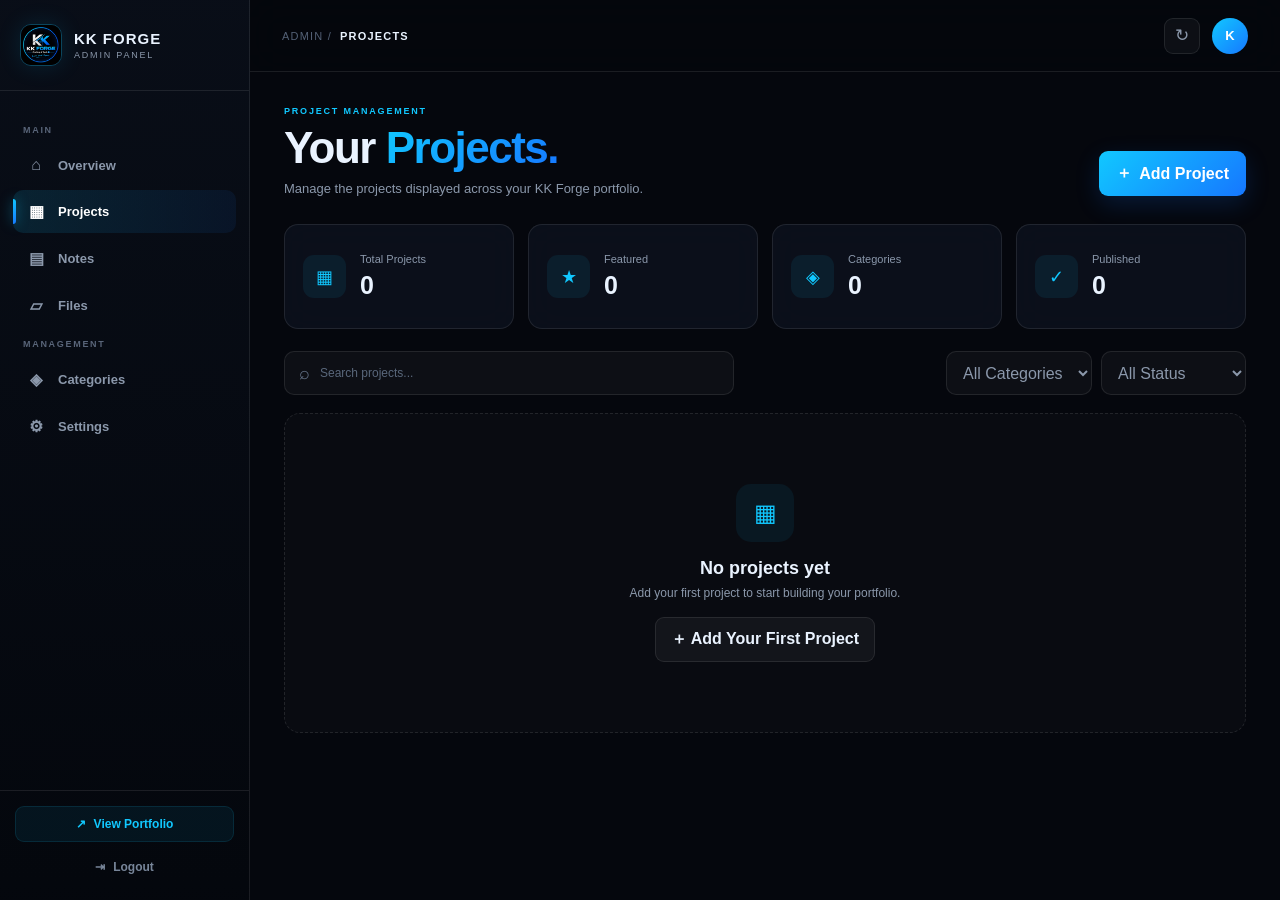
<file: admin/projects.html>
<!DOCTYPE html>
<html lang="en">
<head>
    <meta charset="UTF-8">
    <meta name="viewport" content="width=device-width, initial-scale=1.0">

    <title>Projects | KK Forge Admin</title>

    <link rel="stylesheet" href="css/projects.css">
</head>

<body>

<div class="admin-layout">

    <!-- ================= SIDEBAR ================= -->
    <aside class="sidebar" id="sidebar">

        <div class="sidebar-brand">
            <a href="dashboard.html">
                <img src="../assets/image/kk-forge-logo.jpeg" alt="KK Forge Logo">

                <div>
                    <strong>KK FORGE</strong>
                    <small>ADMIN PANEL</small>
                </div>
            </a>
        </div>

        <nav class="sidebar-nav">

            <p class="nav-label">MAIN</p>

            <a href="dashboard.html" class="nav-item" data-module="dashboard">
                <span class="nav-icon">⌂</span>
                <span>Overview</span>
            </a>

            <a href="projects.html" class="nav-item active" data-module="projects">
                <span class="nav-icon">▦</span>
                <span>Projects</span>
            </a>

            <a href="notes.html" class="nav-item" data-module="notes">
                <span class="nav-icon">▤</span>
                <span>Notes</span>
            </a>

            <a href="files.html" class="nav-item" data-module="files">
                <span class="nav-icon">▱</span>
                <span>Files</span>
            </a>

            <p class="nav-label">MANAGEMENT</p>

            <a href="categories.html" class="nav-item" data-module="categories">
                <span class="nav-icon">◈</span>
                <span>Categories</span>
            </a>

            <a href="settings.html" class="nav-item" data-module="settings">
                <span class="nav-icon">⚙</span>
                <span>Settings</span>
            </a>

        </nav>

        <div class="sidebar-bottom">

            <a href="../index.html" class="view-portfolio">
                <span>↗</span>
                View Portfolio
            </a>

            <button class="logout-btn" id="logoutBtn">
                <span>⇥</span>
                Logout
            </button>

        </div>

    </aside>


    <!-- ================= OVERLAY ================= -->
    <div class="sidebar-overlay" id="sidebarOverlay"></div>


    <!-- ================= MAIN ================= -->
    <main class="main-content">

        <!-- TOPBAR -->
        <header class="topbar">

            <button class="mobile-menu" id="mobileMenu" aria-label="Open menu">
                ☰
            </button>

            <div class="topbar-title">
                <span>ADMIN /</span>
                <strong>PROJECTS</strong>
            </div>

            <div class="topbar-actions">

                <button class="icon-btn" id="refreshBtn" title="Refresh">
                    ↻
                </button>

                <div class="admin-avatar">
                    K
                </div>

            </div>

        </header>


        <!-- ================= PAGE ================= -->
        <section class="page">

            <div class="page-header">

                <div>
                    <span class="eyebrow">PROJECT MANAGEMENT</span>

                    <h1>
                        Your <span>Projects.</span>
                    </h1>

                    <p>
                        Manage the projects displayed across your KK Forge portfolio.
                    </p>
                </div>

                <button class="primary-btn" id="addProjectBtn">
                    <span>＋</span>
                    Add Project
                </button>

            </div>


            <!-- ================= STATS ================= -->
            <div class="stats-grid">

                <div class="stat-card">
                    <div class="stat-icon">▦</div>

                    <div>
                        <span>Total Projects</span>
                        <strong id="totalProjects">0</strong>
                    </div>
                </div>


                <div class="stat-card">
                    <div class="stat-icon">★</div>

                    <div>
                        <span>Featured</span>
                        <strong id="featuredProjects">0</strong>
                    </div>
                </div>


                <div class="stat-card">
                    <div class="stat-icon">◈</div>

                    <div>
                        <span>Categories</span>
                        <strong id="projectCategories">0</strong>
                    </div>
                </div>


                <div class="stat-card">
                    <div class="stat-icon">✓</div>

                    <div>
                        <span>Published</span>
                        <strong id="publishedProjects">0</strong>
                    </div>
                </div>

            </div>


            <!-- ================= TOOLBAR ================= -->
            <div class="content-toolbar">

                <div class="search-box">
                    <span>⌕</span>

                    <input
                        type="search"
                        id="projectSearch"
                        placeholder="Search projects..."
                        autocomplete="off"
                    >
                </div>


                <div class="filter-group">

                    <select id="categoryFilter">
                        <option value="all">All Categories</option>
                    </select>

                    <select id="statusFilter">
                        <option value="all">All Status</option>
                        <option value="published">Published</option>
                        <option value="draft">Draft</option>
                    </select>

                </div>

            </div>


            <!-- ================= PROJECT LIST ================= -->
            <div id="projectsContainer" class="projects-container">

                <!-- JS will render projects here -->

            </div>


            <!-- ================= EMPTY STATE ================= -->
            <div class="empty-state" id="emptyState">

                <div class="empty-icon">
                    ▦
                </div>

                <h3>No projects yet</h3>

                <p>
                    Add your first project to start building your portfolio.
                </p>

                <button class="secondary-btn" id="emptyAddBtn">
                    ＋ Add Your First Project
                </button>

            </div>

        </section>

    </main>

</div>


<!-- ================= PROJECT MODAL ================= -->
<div class="modal-overlay" id="projectModal">

    <div class="modal">

        <div class="modal-header">

            <div>
                <span class="eyebrow">PROJECT</span>
                <h2 id="modalTitle">Add Project</h2>
            </div>

            <button class="modal-close" id="closeModal">
                ×
            </button>

        </div>


        <form id="projectForm">

            <input type="hidden" id="projectId">


            <div class="form-grid">

                <!-- TITLE -->
                <div class="form-group full">

                    <label for="projectTitle">
                        Project Title
                    </label>

                    <input
                        type="text"
                        id="projectTitle"
                        placeholder="e.g. Student Management System"
                        required
                    >

                </div>


                <!-- CATEGORY -->
                <div class="form-group">

                    <label for="projectCategory">
                        Category
                    </label>

                    <input
                        type="text"
                        id="projectCategory"
                        list="categorySuggestions"
                        placeholder="e.g. Web Development"
                        required
                    >

                    <datalist id="categorySuggestions"></datalist>

                </div>


                <!-- STATUS -->
                <div class="form-group">

                    <label for="projectStatus">
                        Status
                    </label>

                    <select id="projectStatus">

                        <option value="published">
                            Published
                        </option>

                        <option value="draft">
                            Draft
                        </option>

                    </select>

                </div>


                <!-- DESCRIPTION -->
                <div class="form-group full">

                    <label for="projectDescription">
                        Description
                    </label>

                    <textarea
                        id="projectDescription"
                        rows="5"
                        placeholder="Describe what you built..."
                        required
                    ></textarea>

                </div>


                <!-- TECHNOLOGIES -->
                <div class="form-group full">

                    <label for="projectTechnologies">
                        Technologies
                    </label>

                    <input
                        type="text"
                        id="projectTechnologies"
                        placeholder="HTML, CSS, JavaScript"
                    >

                    <small>
                        Separate technologies using commas.
                    </small>

                </div>


                <!-- GITHUB -->
                <div class="form-group">

                    <label for="projectGithub">
                        GitHub URL
                    </label>

                    <input
                        type="url"
                        id="projectGithub"
                        placeholder="https://github.com/..."
                    >

                </div>


                <!-- LIVE -->
                <div class="form-group">

                    <label for="projectLive">
                        Live Demo URL
                    </label>

                    <input
                        type="url"
                        id="projectLive"
                        placeholder="https://..."
                    >

                </div>


                <!-- IMAGE -->
                <div class="form-group full">

                    <label for="projectImage">
                        Project Image URL
                    </label>

                    <input
                        type="url"
                        id="projectImage"
                        placeholder="https://..."
                    >

                    <small>
                        Optional. Leave empty if you don't have an image.
                    </small>

                </div>


                <!-- FEATURED -->
                <div class="form-group full">

                    <label class="checkbox-row">

                        <input
                            type="checkbox"
                            id="projectFeatured"
                        >

                        <span>
                            Mark this project as Featured
                        </span>

                    </label>

                </div>

            </div>


            <div class="modal-footer">

                <button
                    type="button"
                    class="cancel-btn"
                    id="cancelModal"
                >
                    Cancel
                </button>

                <button
                    type="submit"
                    class="primary-btn"
                >
                    Save Project
                </button>

            </div>

        </form>

    </div>

</div>


<!-- ================= PREVIEW MODAL ================= -->
<div class="modal-overlay" id="previewModal">

    <div class="preview-modal">

        <button class="preview-close" id="closePreview">
            ×
        </button>

        <div id="previewContent"></div>

    </div>

</div>


<!-- ================= DELETE MODAL ================= -->
<div class="modal-overlay" id="deleteModal">

    <div class="delete-modal">

        <div class="delete-icon">
            !
        </div>

        <h2>Delete Project?</h2>

        <p>
            This action cannot be undone.
        </p>

        <div class="delete-actions">

            <button
                class="cancel-btn"
                id="cancelDelete"
            >
                Cancel
            </button>

            <button
                class="delete-btn"
                id="confirmDelete"
            >
                Delete
            </button>

        </div>

    </div>

</div>


<!-- ================= TOAST ================= -->
<div class="toast" id="toast">
    <span id="toastMessage"></span>
</div>


<script src="js/projects.js"></script>

</body>
</html>
</file>
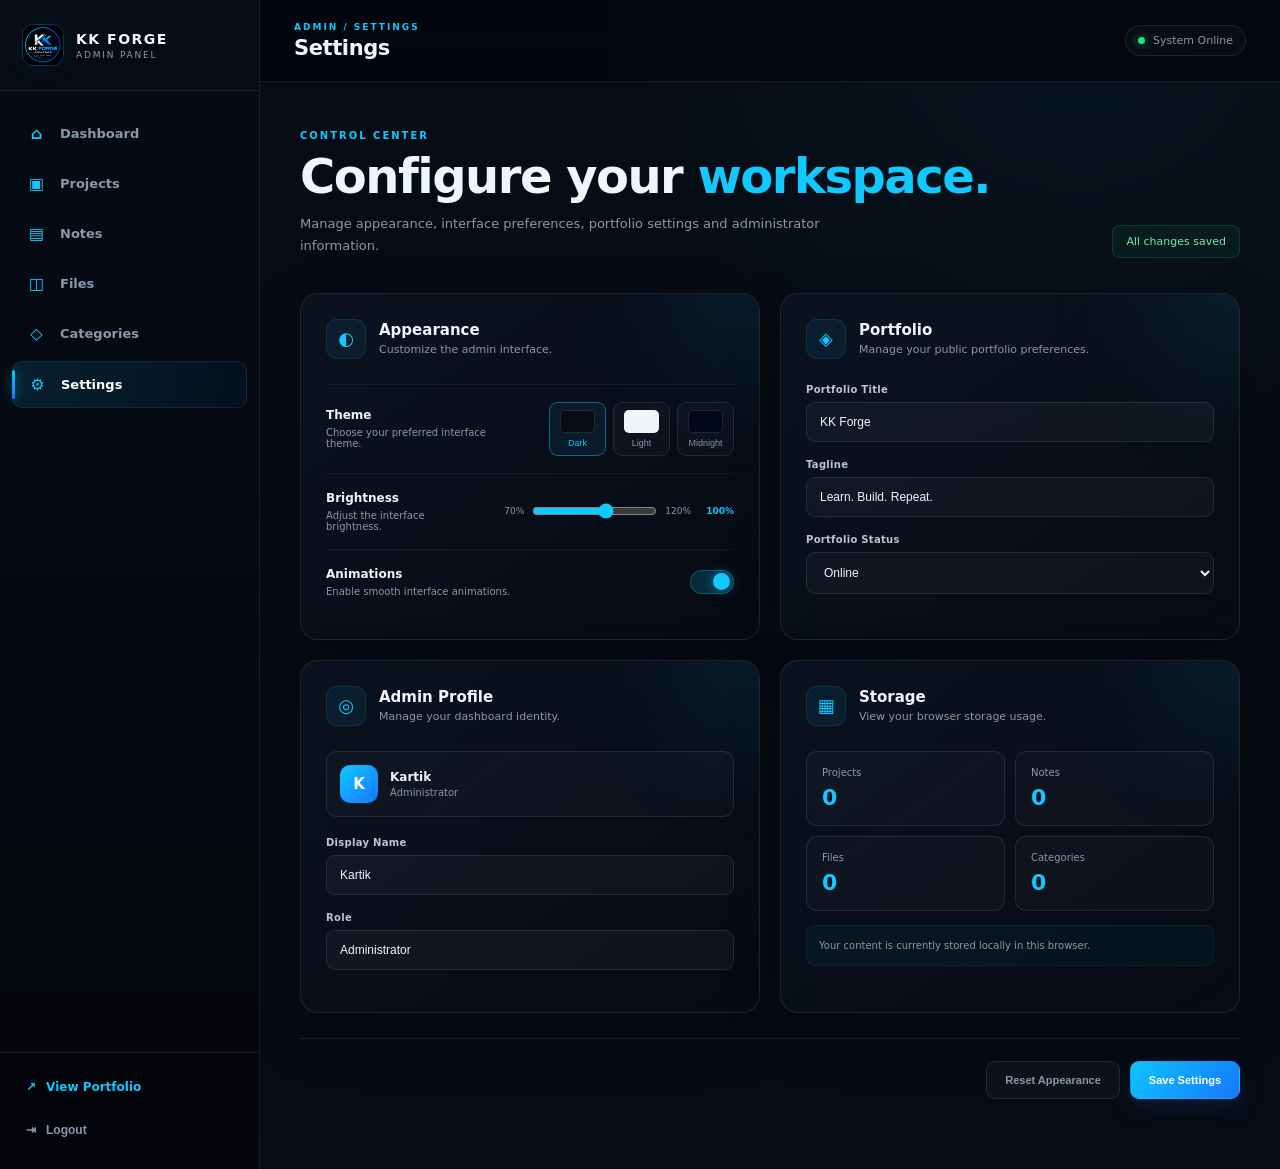
<file: admin/settings.html>
<!DOCTYPE html>
<html lang="en">
<head>
    <meta charset="UTF-8">
    <meta name="viewport" content="width=device-width, initial-scale=1.0">

    <title>Settings | KK Forge</title>

    <link rel="stylesheet" href="css/settings.css">
</head>

<body>

<div class="admin-layout">

    <!-- SIDEBAR -->
    <aside class="sidebar" id="sidebar">

        <div class="sidebar-brand">
            <div class="brand-logo">
                <img src="../assets/image/kk-forge-logo.jpeg" alt="KK Forge">
            </div>

            <div>
                <strong>KK FORGE</strong>
                <span>ADMIN PANEL</span>
            </div>
        </div>

        <nav class="sidebar-nav">

            <a href="dashboard.html" class="nav-item">
                <span class="nav-icon">⌂</span>
                <span>Dashboard</span>
            </a>

            <a href="projects.html" class="nav-item">
                <span class="nav-icon">▣</span>
                <span>Projects</span>
            </a>

            <a href="notes.html" class="nav-item">
                <span class="nav-icon">▤</span>
                <span>Notes</span>
            </a>

            <a href="files.html" class="nav-item">
                <span class="nav-icon">◫</span>
                <span>Files</span>
            </a>

            <a href="categories.html" class="nav-item">
                <span class="nav-icon">◇</span>
                <span>Categories</span>
            </a>

            <a href="settings.html" class="nav-item active">
                <span class="nav-icon">⚙</span>
                <span>Settings</span>
            </a>

        </nav>

        <div class="sidebar-bottom">

            <a href="../index.html" class="portfolio-link">
                <span>↗</span>
                View Portfolio
            </a>

            <button class="logout-btn" id="logoutBtn">
                <span>⇥</span>
                Logout
            </button>

        </div>

    </aside>


    <!-- OVERLAY -->
    <div class="sidebar-overlay" id="sidebarOverlay"></div>


    <!-- MAIN -->
    <main class="main-content">

        <!-- TOPBAR -->
        <header class="topbar">

            <button class="mobile-menu" id="mobileMenu">
                ☰
            </button>

            <div class="topbar-title">
                <span>ADMIN / SETTINGS</span>
                <h1>Settings</h1>
            </div>

            <div class="topbar-right">

                <div class="status-pill">
                    <span class="status-dot"></span>
                    System Online
                </div>

            </div>

        </header>


        <!-- CONTENT -->
        <section class="settings-content">

            <div class="page-intro">

                <div>
                    <span class="eyebrow">CONTROL CENTER</span>

                    <h2>
                        Configure your
                        <span>workspace.</span>
                    </h2>

                    <p>
                        Manage appearance, interface preferences,
                        portfolio settings and administrator information.
                    </p>
                </div>

                <div class="save-status" id="saveStatus">
                    All changes saved
                </div>

            </div>


            <!-- SETTINGS GRID -->
            <div class="settings-grid">


                <!-- APPEARANCE -->
                <section class="settings-card">

                    <div class="card-heading">

                        <div class="heading-icon">◐</div>

                        <div>
                            <h3>Appearance</h3>
                            <p>Customize the admin interface.</p>
                        </div>

                    </div>


                    <!-- THEME -->
                    <div class="setting-row">

                        <div class="setting-info">
                            <strong>Theme</strong>
                            <span>Choose your preferred interface theme.</span>
                        </div>

                        <div class="theme-options">

                            <button
                                class="theme-option active"
                                data-theme="dark"
                            >
                                <span class="theme-preview dark-preview"></span>
                                <span>Dark</span>
                            </button>

                            <button
                                class="theme-option"
                                data-theme="light"
                            >
                                <span class="theme-preview light-preview"></span>
                                <span>Light</span>
                            </button>

                            <button
                                class="theme-option"
                                data-theme="midnight"
                            >
                                <span class="theme-preview midnight-preview"></span>
                                <span>Midnight</span>
                            </button>

                        </div>

                    </div>


                    <!-- BRIGHTNESS -->
                    <div class="setting-row">

                        <div class="setting-info">
                            <strong>Brightness</strong>
                            <span>Adjust the interface brightness.</span>
                        </div>

                        <div class="range-control">

                            <span>70%</span>

                            <input
                                type="range"
                                id="brightnessRange"
                                min="70"
                                max="120"
                                value="100"
                            >

                            <span>120%</span>

                            <strong id="brightnessValue">100%</strong>

                        </div>

                    </div>


                    <!-- ANIMATIONS -->
                    <div class="setting-row">

                        <div class="setting-info">
                            <strong>Animations</strong>
                            <span>Enable smooth interface animations.</span>
                        </div>

                        <label class="switch">

                            <input
                                type="checkbox"
                                id="animationsToggle"
                                checked
                            >

                            <span class="slider"></span>

                        </label>

                    </div>

                </section>



                <!-- PORTFOLIO -->
                <section class="settings-card">

                    <div class="card-heading">

                        <div class="heading-icon">◈</div>

                        <div>
                            <h3>Portfolio</h3>
                            <p>Manage your public portfolio preferences.</p>
                        </div>

                    </div>


                    <div class="form-group">

                        <label for="portfolioTitle">
                            Portfolio Title
                        </label>

                        <input
                            type="text"
                            id="portfolioTitle"
                            placeholder="KK Forge"
                        >

                    </div>


                    <div class="form-group">

                        <label for="portfolioTagline">
                            Tagline
                        </label>

                        <input
                            type="text"
                            id="portfolioTagline"
                            placeholder="Learn. Build. Repeat."
                        >

                    </div>


                    <div class="form-group">

                        <label for="portfolioStatus">
                            Portfolio Status
                        </label>

                        <select id="portfolioStatus">

                            <option value="online">
                                Online
                            </option>

                            <option value="maintenance">
                                Maintenance
                            </option>

                        </select>

                    </div>

                </section>



                <!-- ADMIN PROFILE -->
                <section class="settings-card">

                    <div class="card-heading">

                        <div class="heading-icon">◎</div>

                        <div>
                            <h3>Admin Profile</h3>
                            <p>Manage your dashboard identity.</p>
                        </div>

                    </div>


                    <div class="profile-preview">

                        <div class="profile-avatar">
                            K
                        </div>

                        <div>
                            <strong id="profilePreviewName">
                                Kartik
                            </strong>

                            <span id="profilePreviewRole">
                                Administrator
                            </span>
                        </div>

                    </div>


                    <div class="form-group">

                        <label for="adminName">
                            Display Name
                        </label>

                        <input
                            type="text"
                            id="adminName"
                            placeholder="Kartik"
                        >

                    </div>


                    <div class="form-group">

                        <label for="adminRole">
                            Role
                        </label>

                        <input
                            type="text"
                            id="adminRole"
                            placeholder="Administrator"
                        >

                    </div>

                </section>



                <!-- STORAGE -->
                <section class="settings-card">

                    <div class="card-heading">

                        <div class="heading-icon">▦</div>

                        <div>
                            <h3>Storage</h3>
                            <p>View your browser storage usage.</p>
                        </div>

                    </div>


                    <div class="storage-stats">

                        <div class="storage-item">
                            <span>Projects</span>
                            <strong id="storageProjects">0</strong>
                        </div>

                        <div class="storage-item">
                            <span>Notes</span>
                            <strong id="storageNotes">0</strong>
                        </div>

                        <div class="storage-item">
                            <span>Files</span>
                            <strong id="storageFiles">0</strong>
                        </div>

                        <div class="storage-item">
                            <span>Categories</span>
                            <strong id="storageCategories">0</strong>
                        </div>

                    </div>


                    <div class="storage-note">
                        Your content is currently stored locally
                        in this browser.
                    </div>

                </section>

            </div>


            <!-- ACTION BAR -->
            <div class="settings-actions">

                <button
                    class="btn btn-secondary"
                    id="resetBtn"
                >
                    Reset Appearance
                </button>

                <button
                    class="btn btn-primary"
                    id="saveBtn"
                >
                    Save Settings
                </button>

            </div>


        </section>

    </main>

</div>


<script src="js/settings.js"></script>

</body>
</html>
</file>
<file: css/style.css>
/* =========================================================
   KK FORGE — PREMIUM PUBLIC PORTFOLIO
   MASTER STYLESHEET
   ========================================================= */


/* =========================================================
   RESET
   ========================================================= */

* {
    margin: 0;
    padding: 0;
    box-sizing: border-box;
}

html {
    scroll-behavior: smooth;
}

:root {

    --bg: #03050a;
    --bg-soft: #070b13;

    --card: rgba(10, 16, 28, 0.72);

    --white: #ffffff;
    --text: #eaf3ff;
    --muted: #8c9ab0;

    --cyan: #11c8ff;
    --blue: #1677ff;

    --border: rgba(255, 255, 255, 0.09);

    --gradient:
        linear-gradient(
            135deg,
            #11c8ff,
            #1677ff
        );

    --kk-glow:
        0 0 30px rgba(17, 200, 255, 0.10);

    --kk-hover-glow:
        0 0 35px rgba(17, 200, 255, 0.16);

}

body {

    font-family:
        Inter,
        -apple-system,
        BlinkMacSystemFont,
        "Segoe UI",
        sans-serif;

    background: var(--bg);

    color: var(--text);

    overflow-x: hidden;

}

body.modal-open {
    overflow: hidden;
}

button,
input,
textarea,
select {
    font: inherit;
}

button {
    color: inherit;
}

a {
    -webkit-tap-highlight-color: transparent;
}

::selection {
    background: rgba(17, 200, 255, 0.22);
    color: white;
}


/* =========================================================
   NAVBAR
   ========================================================= */

.navbar {

    position: fixed;

    top: 0;
    left: 0;

    width: 100%;

    z-index: 1000;

    background:
        rgba(3, 5, 10, 0.72);

    backdrop-filter: blur(20px);
    -webkit-backdrop-filter: blur(20px);

    border-bottom:
        1px solid var(--border);

}

.nav-container {

    width: min(1200px, 92%);

    height: 78px;

    margin: auto;

    display: flex;

    align-items: center;

    justify-content: space-between;

}

.brand {

    display: flex;

    align-items: center;

    gap: 12px;

    text-decoration: none;

    color: var(--white);

}

.brand-mark {

    width: 42px;
    height: 42px;

    display: grid;

    place-items: center;

    border-radius: 12px;

    overflow: hidden;

    background: #080d16;

    border:
        1px solid rgba(17, 200, 255, 0.25);

    box-shadow:
        0 0 25px rgba(17, 200, 255, 0.18),
        inset 0 0 15px rgba(17, 200, 255, 0.04);

}

.brand-mark img {

    width: 100%;
    height: 100%;

    object-fit: cover;

    display: block;

}

.brand-text {

    display: flex;

    flex-direction: column;

    line-height: 1;

}

.brand-text strong {

    font-size: 15px;

    letter-spacing: 1px;

}

.brand-text small {

    margin-top: 5px;

    font-size: 7px;

    color: var(--cyan);

    letter-spacing: 2px;

}


/* NAV LINKS */

.nav-links {

    display: flex;

    align-items: center;

    gap: 32px;

}

.nav-links a {

    position: relative;

    color: var(--muted);

    text-decoration: none;

    font-size: 13px;

    transition:
        color 0.25s ease,
        transform 0.25s ease;

}

.nav-links a:hover,
.nav-links a.active {

    color: var(--white);

}

.nav-links a:hover {

    transform:
        translateY(-1px);

}

.nav-links a.active::after {

    content: "";

    position: absolute;

    left: 50%;

    bottom: -10px;

    transform:
        translateX(-50%);

    width: 4px;
    height: 4px;

    border-radius: 50%;

    background: var(--cyan);

    box-shadow:
        0 0 12px var(--cyan);

}


/* GITHUB */

.github-btn {

    padding: 11px 17px;

    border:
        1px solid rgba(17, 200, 255, 0.3);

    border-radius: 10px;

    text-decoration: none;

    color: var(--white);

    font-size: 12px;

    transition:
        0.3s ease;

}

.github-btn:hover {

    background:
        rgba(17, 200, 255, 0.08);

    border-color:
        var(--cyan);

    transform:
        translateY(-2px);

}


/* MOBILE MENU */

.menu-btn {

    display: none;

    width: 42px;
    height: 42px;

    border:
        1px solid var(--border);

    border-radius: 10px;

    background: transparent;

    cursor: pointer;

    padding: 9px;

}

.menu-btn span {

    display: block;

    width: 100%;

    height: 2px;

    margin: 5px 0;

    background: white;

    transition: 0.3s;

}

.menu-btn.active span:nth-child(1) {
    transform:
        translateY(7px)
        rotate(45deg);
}

.menu-btn.active span:nth-child(2) {
    opacity: 0;
}

.menu-btn.active span:nth-child(3) {
    transform:
        translateY(-7px)
        rotate(-45deg);
}


/* =========================================================
   HERO
   ========================================================= */

.hero {

    position: relative;

    min-height: 100vh;

    display: flex;

    align-items: center;

    overflow: hidden;

    padding:
        110px 7% 80px;

    background:
        radial-gradient(
            circle at 75% 45%,
            rgba(17, 200, 255, 0.055),
            transparent 32%
        ),
        #03050a;

}

.hero-grid {

    position: absolute;

    inset: 0;

    background-image:
        linear-gradient(
            rgba(255, 255, 255, 0.025) 1px,
            transparent 1px
        ),
        linear-gradient(
            90deg,
            rgba(255, 255, 255, 0.025) 1px,
            transparent 1px
        );

    background-size:
        70px 70px;

    mask-image:
        linear-gradient(
            to bottom,
            black 0%,
            transparent 85%
        );

    pointer-events: none;

}

.hero-glow {

    position: absolute;

    border-radius: 50%;

    filter: blur(80px);

    pointer-events: none;

}

.hero-glow-one {

    width: 380px;
    height: 380px;

    right: 8%;
    top: 15%;

    background:
        rgba(17, 200, 255, 0.07);

}

.hero-glow-two {

    width: 280px;
    height: 280px;

    left: 8%;
    bottom: 5%;

    background:
        rgba(22, 119, 255, 0.05);

}

.hero-container {

    position: relative;

    z-index: 2;

    width: 100%;

    max-width: 1450px;

    margin: auto;

    display: grid;

    grid-template-columns:
        1.05fr 0.95fr;

    align-items: center;

    gap: 60px;

}

.hero-content {
    max-width: 760px;
}

.hero-status {

    width: fit-content;

    display: flex;

    align-items: center;

    gap: 9px;

    padding:
        8px 13px;

    margin-bottom: 22px;

    border:
        1px solid rgba(17, 200, 255, 0.13);

    border-radius: 100px;

    background:
        rgba(17, 200, 255, 0.035);

    color: #8ea1b8;

    font-size: 9px;

    font-weight: 700;

    letter-spacing: 1.5px;

}

.status-dot {

    width: 6px;
    height: 6px;

    flex-shrink: 0;

    border-radius: 50%;

    background: var(--cyan);

    box-shadow:
        0 0 10px rgba(17, 200, 255, 0.6);

    animation:
        kkPulse 2s ease-in-out infinite;

}

.hero-eyebrow {

    margin-bottom: 15px;

    color: var(--cyan);

    font-size: 10px;

    font-weight: 700;

    letter-spacing: 2.2px;

}

.hero h1 {

    max-width: 800px;

    margin: 0;

    font-size:
        clamp(
            48px,
            6vw,
            86px
        );

    line-height: 0.98;

    letter-spacing: -4px;

    font-weight: 800;

    color: #edf6ff;

}

.hero h1 span {

    display: block;

    margin-top: 8px;

    color: transparent;

    background:
        linear-gradient(
            135deg,
            #ffffff 5%,
            #11c8ff 45%,
            #1677ff 100%
        );

    -webkit-background-clip: text;
    background-clip: text;

}

.hero-description {

    max-width: 620px;

    margin-top: 28px;

    color: #8797ad;

    font-size: 15px;

    line-height: 1.8;

}

.hero-actions {

    display: flex;

    align-items: center;

    gap: 12px;

    margin-top: 32px;

}

.hero-btn {

    display: inline-flex;

    align-items: center;

    justify-content: center;

    gap: 10px;

    min-height: 47px;

    padding:
        0 19px;

    border-radius: 10px;

    text-decoration: none;

    font-size: 11px;

    font-weight: 700;

    transition:
        transform 0.25s ease,
        box-shadow 0.25s ease,
        border-color 0.25s ease;

}

.hero-btn.primary {

    color: #ffffff;

    background:
        linear-gradient(
            135deg,
            #11c8ff,
            #1677ff
        );

    box-shadow:
        0 12px 35px
        rgba(22, 119, 255, 0.18);

}

.hero-btn.primary:hover {

    transform:
        translateY(-3px);

    box-shadow:
        0 16px 45px
        rgba(22, 119, 255, 0.28);

}

.hero-btn.secondary {

    color: #b7c6d8;

    border:
        1px solid rgba(255, 255, 255, 0.10);

    background:
        rgba(255, 255, 255, 0.025);

}

.hero-btn.secondary:hover {

    color: #ffffff;

    border-color:
        rgba(17, 200, 255, 0.3);

    transform:
        translateY(-3px);

}

.hero-meta {

    display: flex;

    align-items: center;

    gap: 45px;

    margin-top: 45px;

    padding-top: 24px;

    border-top:
        1px solid rgba(255, 255, 255, 0.07);

}

.hero-meta div {

    display: flex;

    flex-direction: column;

    gap: 5px;

}

.hero-meta strong {

    color: #edf6ff;

    font-size: 19px;

}

.hero-meta span {

    color: #718097;

    font-size: 9px;

    letter-spacing: 0.5px;

}


/* =========================================================
   HERO VISUAL
   ========================================================= */

.hero-visual {

    position: relative;

    min-height: 570px;

    display: flex;

    align-items: center;

    justify-content: center;

}

.hero-orbit {

    position: absolute;

    border:
        1px solid rgba(17, 200, 255, 0.08);

    border-radius: 50%;

    pointer-events: none;

}

.orbit-one {

    width: 460px;
    height: 460px;

    border-top-color:
        rgba(17, 200, 255, 0.28);

    animation:
        orbitRotate 18s linear infinite;

}

.orbit-two {

    width: 350px;
    height: 350px;

    border-right-color:
        rgba(22, 119, 255, 0.28);

    animation:
        orbitRotateReverse 14s linear infinite;

}

.hero-logo-card {

    position: relative;

    width: 290px;
    height: 340px;

    display: flex;

    flex-direction: column;

    align-items: center;

    justify-content: center;

    gap: 18px;

    border:
        1px solid rgba(255, 255, 255, 0.10);

    border-radius: 28px;

    background:
        linear-gradient(
            145deg,
            rgba(15, 24, 40, 0.84),
            rgba(5, 9, 17, 0.92)
        );

    backdrop-filter:
        blur(25px);

    box-shadow:
        0 40px 100px rgba(0, 0, 0, 0.45),
        inset 0 1px 0
        rgba(255, 255, 255, 0.05);

    z-index: 3;

    animation:
        kkFloat 6s ease-in-out infinite;

}

.logo-card-glow {

    position: absolute;

    width: 170px;
    height: 170px;

    top: 45px;

    border-radius: 50%;

    background:
        rgba(17, 200, 255, 0.10);

    filter: blur(45px);

    pointer-events: none;

}

.hero-logo {

    position: relative;

    width: 145px;
    height: 145px;

    padding: 9px;

    border-radius: 30px;

    background:
        rgba(255, 255, 255, 0.035);

    border:
        1px solid rgba(17, 200, 255, 0.18);

    box-shadow:
        0 0 45px
        rgba(17, 200, 255, 0.08);

}

.hero-logo img {

    width: 100%;
    height: 100%;

    display: block;

    object-fit: cover;

    border-radius: 23px;

}

.hero-brand {
    text-align: center;
}

.hero-brand strong {

    display: block;

    color: #ffffff;

    font-size: 17px;

    letter-spacing: 3px;

}

.hero-brand span {

    display: block;

    margin-top: 6px;

    color: #708199;

    font-size: 8px;

    letter-spacing: 2px;

}

.hero-code {

    display: flex;

    align-items: center;

    gap: 8px;

    color: var(--cyan);

    font-size: 10px;

    font-weight: 700;

    letter-spacing: 1px;

}

.floating-card {

    position: absolute;

    z-index: 5;

    display: flex;

    align-items: center;

    gap: 11px;

    min-width: 205px;

    padding: 12px;

    border:
        1px solid rgba(255, 255, 255, 0.09);

    border-radius: 13px;

    background:
        rgba(8, 14, 24, 0.82);

    backdrop-filter:
        blur(18px);

    box-shadow:
        0 20px 50px rgba(0, 0, 0, 0.25);

    animation:
        kkFloat 5s ease-in-out infinite;

}

.floating-card-one {

    left: 0;
    top: 21%;

    animation-delay:
        -1.5s;

}

.floating-card-two {

    right: 0;
    bottom: 20%;

    animation-delay:
        -3s;

}

.floating-icon {

    width: 35px;
    height: 35px;

    display: grid;

    place-items: center;

    border-radius: 9px;

    color: var(--cyan);

    background:
        rgba(17, 200, 255, 0.08);

    border:
        1px solid rgba(17, 200, 255, 0.12);

    font-size: 11px;

    font-weight: 800;

}

.floating-card strong {

    display: block;

    color: #dce8f6;

    font-size: 10px;

}

.floating-card small {

    display: block;

    margin-top: 4px;

    color: #687890;

    font-size: 8px;

}

.hero-scroll {

    position: absolute;

    bottom: 25px;

    left: 50%;

    transform:
        translateX(-50%);

    display: flex;

    flex-direction: column;

    align-items: center;

    gap: 9px;

    color: #55647a;

    font-size: 8px;

    letter-spacing: 2px;

    z-index: 5;

}

.hero-scroll i {

    width: 1px;
    height: 32px;

    background:
        linear-gradient(
            to bottom,
            #11c8ff,
            transparent
        );

    animation:
        scrollLine 1.8s ease-in-out infinite;

}


/* =========================================================
   COMMON SECTIONS
   ========================================================= */

.about-section,
.skills-section,
.projects-section,
.notes-section,
.contact-section {

    position: relative;

    overflow: hidden;

    border-top:
        1px solid var(--border);

    background: var(--bg);

}

.about-section::before,
.skills-section::before,
.projects-section::before,
.notes-section::before,
.contact-section::before {

    content: "";

    position: absolute;

    inset: 0;

    background-image:
        linear-gradient(
            rgba(255, 255, 255, 0.018) 1px,
            transparent 1px
        ),
        linear-gradient(
            90deg,
            rgba(255, 255, 255, 0.018) 1px,
            transparent 1px
        );

    background-size:
        60px 60px;

    pointer-events: none;

}

.section-heading {

    position: relative;

    z-index: 2;

}

.section-heading > span {

    display: inline-block;

    color: var(--cyan);

    font-size: 10px;

    font-weight: 700;

    letter-spacing: 3px;

}

.section-heading h2 {

    margin-top: 15px;

    max-width: 800px;

    font-size:
        clamp(
            42px,
            5vw,
            64px
        );

    line-height: 1;

    letter-spacing: -3px;

    color: var(--white);

}

.section-heading h2 span {

    color: transparent;

    background:
        var(--gradient);

    -webkit-background-clip: text;
    background-clip: text;

}


/* =========================================================
   ABOUT
   ========================================================= */

.about-section {

    padding: 130px 0;

    border-bottom:
        1px solid var(--border);

}

.about-section::after {

    content: "";

    position: absolute;

    width: 500px;
    height: 500px;

    left: -250px;
    top: 100px;

    border-radius: 50%;

    background:
        rgba(17, 200, 255, 0.045);

    filter: blur(120px);

    pointer-events: none;

}

.about-container {

    position: relative;

    z-index: 2;

    width: min(1200px, 92%);

    margin: auto;

}

.about-grid {

    position: relative;

    z-index: 2;

    display: grid;

    grid-template-columns: 1fr;

    gap: 55px;

    margin-top: 60px;

}

.about-intro {
    max-width: 760px;
}

.about-label {

    color: var(--cyan);

    font-size: 10px;

    font-weight: 700;

    letter-spacing: 3px;

    margin-bottom: 16px;

}

.about-intro h3 {

    max-width: 750px;

    font-size:
        clamp(
            28px,
            4vw,
            44px
        );

    line-height: 1.15;

    color: var(--white);

}

.about-intro h3 span {

    display: inline;

    color: var(--muted);

}

.about-intro p:not(.about-label) {

    max-width: 720px;

    margin-top: 18px;

    color: var(--muted);

    font-size: 14px;

    line-height: 1.8;

}

.about-line {

    width: 70px;
    height: 1px;

    margin:
        30px 0 22px;

    background:
        linear-gradient(
            90deg,
            var(--cyan),
            transparent
        );

}

.about-philosophy {

    color: #b9c8da !important;

    font-size: 13px !important;

}

.about-philosophy span {

    color: var(--cyan);

    font-size: 22px;

    font-weight: 700;

}

.about-cards {

    display: grid;

    grid-template-columns:
        repeat(3, 1fr);

    gap: 18px;

}

.about-card {

    position: relative;

    min-height: 190px;

    display: flex;

    flex-direction: column;

    align-items: flex-start;

    justify-content: space-between;

    padding: 26px;

    border:
        1px solid var(--border);

    border-radius: 22px;

    background: var(--card);

    backdrop-filter: blur(18px);

    -webkit-backdrop-filter: blur(18px);

    overflow: hidden;

    transition:
        transform 0.35s ease,
        border-color 0.35s ease,
        box-shadow 0.35s ease,
        background 0.35s ease;

}

.about-card::before {

    content: "";

    position: absolute;

    width: 160px;
    height: 160px;

    right: -80px;
    top: -80px;

    border-radius: 50%;

    background:
        rgba(17, 200, 255, 0.08);

    filter: blur(15px);

    transition:
        transform 0.35s ease;

}

.about-card:hover {

    transform:
        translateY(-6px);

    border-color:
        rgba(17, 200, 255, 0.35);

    box-shadow:
        0 20px 60px
        rgba(0, 0, 0, 0.25),
        0 0 25px
        rgba(17, 200, 255, 0.06);

}

.about-card:hover::before {

    transform:
        scale(1.4);

}

.about-card-top {

    position: relative;

    z-index: 1;

    width: 100%;

    display: flex;

    align-items: flex-start;

    justify-content: space-between;

}

.about-icon {

    width: 48px;
    height: 48px;

    display: grid;

    place-items: center;

    border-radius: 14px;

    background:
        rgba(17, 200, 255, 0.08);

    border:
        1px solid rgba(17, 200, 255, 0.12);

    color: var(--cyan);

    font-size: 13px;

    font-weight: 800;

}

.about-card-number {

    color: #455369;

    font-size: 10px;

    font-weight: 700;

    letter-spacing: 1px;

}

.about-card > div:last-child {

    position: relative;

    z-index: 1;

}

.about-card strong {

    display: block;

    color: var(--white);

    font-size: 12px;

    letter-spacing: 2px;

}

.about-card p {

    margin-top: 6px;

    color: var(--muted);

    font-size: 11px;

    line-height: 1.6;

}


/* =========================================================
   SKILLS
   ========================================================= */

.skills-section {

    padding: 130px 0;

}

.skills-section::after {

    content: "";

    position: absolute;

    width: 450px;
    height: 450px;

    right: -220px;
    top: 100px;

    background:
        rgba(22, 119, 255, 0.07);

    filter: blur(110px);

    border-radius: 50%;

    pointer-events: none;

}

.skills-container {

    position: relative;

    z-index: 2;

    width: min(1200px, 92%);

    margin: auto;

}

.skills-intro {

    position: relative;

    z-index: 1;

    max-width: 620px;

    margin-top: 25px;

    color: var(--muted);

    font-size: 15px;

    line-height: 1.8;

}

.skills-grid {

    position: relative;

    z-index: 1;

    display: grid;

    grid-template-columns:
        repeat(2, 1fr);

    gap: 18px;

    margin-top: 60px;

}

.skill-card {

    position: relative;

    min-height: 260px;

    padding: 30px;

    border:
        1px solid var(--border);

    border-radius: 22px;

    background: var(--card);

    backdrop-filter: blur(18px);

    -webkit-backdrop-filter: blur(18px);

    overflow: hidden;

    transition:
        transform 0.35s ease,
        border-color 0.35s ease,
        box-shadow 0.35s ease,
        background 0.35s ease;

}

.skill-card::before {

    content: "";

    position: absolute;

    width: 180px;
    height: 180px;

    right: -90px;
    top: -90px;

    border-radius: 50%;

    background:
        rgba(17, 200, 255, 0.08);

    filter: blur(10px);

    transition:
        transform 0.35s ease;

    pointer-events: none;

}

.skill-card:hover {

    transform:
        translateY(-6px);

    border-color:
        rgba(17, 200, 255, 0.35);

    box-shadow:
        0 20px 60px
        rgba(0, 0, 0, 0.25),
        0 0 25px
        rgba(17, 200, 255, 0.06);

}

.skill-card:hover::before {

    transform:
        scale(1.4);

}

.skill-top {

    position: relative;

    z-index: 1;

    display: flex;

    justify-content: space-between;

    align-items: center;

}

.skill-number {

    color: var(--muted);

    font-size: 11px;

    letter-spacing: 2px;

}

.skill-icon {

    width: 48px;
    height: 48px;

    display: grid;

    place-items: center;

    border-radius: 14px;

    background:
        rgba(17, 200, 255, 0.08);

    border:
        1px solid rgba(17, 200, 255, 0.12);

    color: var(--cyan);

    font-size: 12px;

    font-weight: 800;

}

.skill-card h3 {

    position: relative;

    z-index: 1;

    margin-top: 30px;

    color: var(--white);

    font-size: 21px;

}

.skill-card > p {

    position: relative;

    z-index: 1;

    margin-top: 10px;

    max-width: 440px;

    color: var(--muted);

    font-size: 13px;

    line-height: 1.7;

}

.skill-tags {

    position: relative;

    z-index: 1;

    display: flex;

    flex-wrap: wrap;

    gap: 8px;

    margin-top: 24px;

}

.skill-tags span {

    padding:
        7px 11px;

    border-radius: 8px;

    background:
        rgba(255, 255, 255, 0.04);

    border:
        1px solid var(--border);

    color: #b9c7d9;

    font-size: 10px;

    letter-spacing: 0.5px;

}


/* =========================================================
   PROJECTS
   ========================================================= */

.projects-section {

    padding: 130px 0;

    border-bottom:
        1px solid var(--border);

}

.projects-section::after {

    content: "";

    position: absolute;

    width: 500px;
    height: 500px;

    right: -260px;
    top: 180px;

    border-radius: 50%;

    background:
        rgba(17, 200, 255, 0.04);

    filter: blur(120px);

    pointer-events: none;

}

.projects-container,
.notes-container,
.contact-container {

    position: relative;

    z-index: 2;

    width: min(1200px, 92%);

    margin: auto;

}

.projects-intro,
.notes-intro {

    max-width: 650px;

    margin-top: 25px;

    color: var(--muted);

    font-size: 15px;

    line-height: 1.8;

}


/* =========================================================
   CONTENT TOOLBAR
   ========================================================= */

.content-toolbar {

    position: relative;

    z-index: 3;

    display: flex;

    align-items: center;

    gap: 12px;

    margin-top: 40px;

}

.content-search {

    flex: 1;

    max-width: 520px;

    min-height: 48px;

    display: flex;

    align-items: center;

    gap: 10px;

    padding:
        0 15px;

    border:
        1px solid var(--border);

    border-radius: 12px;

    background:
        rgba(255, 255, 255, 0.025);

}

.content-search > span {

    color: var(--cyan);

    font-size: 19px;

}

.content-search input {

    width: 100%;

    border: 0;

    outline: 0;

    background: transparent;

    color: white;

    font-size: 12px;

}

.content-search input::placeholder {

    color: #59677b;

}

.content-filter {

    min-height: 48px;

    min-width: 180px;

    padding:
        0 14px;

    border:
        1px solid var(--border);

    border-radius: 12px;

    background:
        #080e18;

    color: #aebed1;

    outline: none;

    cursor: pointer;

}

.content-filter:focus {

    border-color:
        rgba(17, 200, 255, 0.4);

}


/* =========================================================
   DYNAMIC PROJECT GRID
   ========================================================= */

.dynamic-projects-grid {

    position: relative;

    z-index: 2;

    display: grid;

    grid-template-columns:
        repeat(2, 1fr);

    gap: 18px;

    margin-top: 28px;

}

.public-project-card {

    position: relative;

    display: flex;

    flex-direction: column;

    min-height: 340px;

    padding: 28px;

    border:
        1px solid var(--border);

    border-radius: 22px;

    background:
        linear-gradient(
            145deg,
            rgba(12, 20, 34, 0.82),
            rgba(5, 9, 17, 0.78)
        );

    overflow: hidden;

    transition:
        transform 0.3s ease,
        border-color 0.3s ease,
        box-shadow 0.3s ease;

}

.public-project-card::before {

    content: "";

    position: absolute;

    width: 180px;
    height: 180px;

    right: -90px;
    top: -90px;

    border-radius: 50%;

    background:
        rgba(17, 200, 255, 0.07);

    filter: blur(20px);

    transition:
        transform 0.35s ease;

}

.public-project-card:hover {

    transform:
        translateY(-6px);

    border-color:
        rgba(17, 200, 255, 0.28);

    box-shadow:
        0 25px 70px
        rgba(0, 0, 0, 0.28),
        0 0 35px
        rgba(17, 200, 255, 0.05);

}

.public-project-card:hover::before {

    transform:
        scale(1.35);

}

.public-project-top {

    position: relative;

    z-index: 1;

    display: flex;

    align-items: center;

    justify-content: space-between;

}

.public-project-index {

    color: var(--cyan);

    font-size: 9px;

    font-weight: 700;

    letter-spacing: 2px;

}

.public-project-status {

    padding:
        6px 9px;

    border-radius: 7px;

    background:
        rgba(17, 200, 255, 0.06);

    border:
        1px solid rgba(17, 200, 255, 0.10);

    color: #7f95ad;

    font-size: 8px;

    text-transform: uppercase;

    letter-spacing: 1px;

}

.public-project-card h3 {

    position: relative;

    z-index: 1;

    margin-top: 25px;

    color: white;

    font-size: 27px;

    line-height: 1.1;

}

.public-project-card p {

    position: relative;

    z-index: 1;

    margin-top: 14px;

    color: var(--muted);

    font-size: 12px;

    line-height: 1.8;

}

.public-project-tech {

    position: relative;

    z-index: 1;

    display: flex;

    flex-wrap: wrap;

    gap: 7px;

    margin-top: 20px;

}

.public-project-tech span {

    padding:
        6px 9px;

    border-radius: 7px;

    background:
        rgba(255, 255, 255, 0.035);

    border:
        1px solid var(--border);

    color: #9eb1c7;

    font-size: 9px;

}

.public-project-actions {

    position: relative;

    z-index: 1;

    display: flex;

    flex-wrap: wrap;

    gap: 8px;

    margin-top: auto;

    padding-top: 25px;

}

.public-project-action {

    display: inline-flex;

    align-items: center;

    justify-content: center;

    min-height: 38px;

    padding:
        0 13px;

    border-radius: 8px;

    text-decoration: none;

    font-size: 9px;

    font-weight: 700;

    color: #aebed1;

    border:
        1px solid var(--border);

    background:
        rgba(255, 255, 255, 0.025);

    cursor: pointer;

    transition:
        0.25s ease;

}

.public-project-action:hover {

    color: white;

    border-color:
        rgba(17, 200, 255, 0.3);

    background:
        rgba(17, 200, 255, 0.06);

    transform:
        translateY(-2px);

}

.public-project-action.primary {

    color: white;

    border-color: transparent;

    background:
        var(--gradient);

}


/* =========================================================
   NOTES
   ========================================================= */

.notes-section {

    padding: 130px 0;

    border-bottom:
        1px solid var(--border);

}

.notes-section::after {

    content: "";

    position: absolute;

    width: 460px;
    height: 460px;

    left: -240px;
    top: 180px;

    border-radius: 50%;

    background:
        rgba(22, 119, 255, 0.05);

    filter: blur(110px);

    pointer-events: none;

}

.notes-grid {

    position: relative;

    z-index: 2;

    display: grid;

    grid-template-columns:
        repeat(3, 1fr);

    gap: 18px;

    margin-top: 28px;

}

.public-note-card {

    position: relative;

    min-height: 270px;

    display: flex;

    flex-direction: column;

    padding: 25px;

    border:
        1px solid var(--border);

    border-radius: 20px;

    background:
        rgba(10, 16, 28, 0.72);

    overflow: hidden;

    transition:
        transform 0.3s ease,
        border-color 0.3s ease,
        box-shadow 0.3s ease;

}

.public-note-card:hover {

    transform:
        translateY(-5px);

    border-color:
        rgba(17, 200, 255, 0.25);

    box-shadow:
        0 20px 55px
        rgba(0, 0, 0, 0.24);

}

.public-note-type {

    width: fit-content;

    padding:
        6px 9px;

    border-radius: 7px;

    background:
        rgba(17, 200, 255, 0.06);

    border:
        1px solid rgba(17, 200, 255, 0.12);

    color: var(--cyan);

    font-size: 8px;

    font-weight: 700;

    letter-spacing: 1px;

    text-transform: uppercase;

}

.public-note-card h3 {

    margin-top: 18px;

    color: white;

    font-size: 19px;

    line-height: 1.25;

}

.public-note-card p {

    margin-top: 10px;

    color: var(--muted);

    font-size: 11px;

    line-height: 1.7;

}

.public-note-meta {

    display: flex;

    flex-wrap: wrap;

    gap: 7px;

    margin-top: 16px;

}

.public-note-meta span {

    padding:
        5px 8px;

    border-radius: 6px;

    background:
        rgba(255, 255, 255, 0.03);

    color: #7f91a8;

    font-size: 8px;

}

.public-note-actions {

    display: flex;

    gap: 8px;

    margin-top: auto;

    padding-top: 20px;

}

.note-action {

    flex: 1;

    min-height: 37px;

    border-radius: 8px;

    border:
        1px solid var(--border);

    background:
        rgba(255, 255, 255, 0.025);

    color: #aebed1;

    font-size: 9px;

    font-weight: 700;

    cursor: pointer;

    transition:
        0.25s ease;

}

.note-action:hover {

    color: white;

    border-color:
        rgba(17, 200, 255, 0.3);

    background:
        rgba(17, 200, 255, 0.06);

}

.note-action.primary {

    color: white;

    border-color: transparent;

    background:
        var(--gradient);

}


/* =========================================================
   EMPTY STATES
   ========================================================= */

.dynamic-empty {

    margin-top: 28px;

    padding:
        55px 25px;

    text-align: center;

    border:
        1px dashed rgba(255, 255, 255, 0.09);

    border-radius: 20px;

    background:
        rgba(255, 255, 255, 0.012);

}

.dynamic-empty[hidden] {
    display: none;
}

.empty-icon {

    width: 52px;
    height: 52px;

    margin:
        0 auto 15px;

    display: grid;

    place-items: center;

    border-radius: 14px;

    background:
        rgba(17, 200, 255, 0.06);

    border:
        1px solid rgba(17, 200, 255, 0.12);

    color: var(--cyan);

    font-weight: 800;

}

.dynamic-empty h3 {

    color: #dce8f6;

    font-size: 18px;

}

.dynamic-empty p {

    max-width: 470px;

    margin:
        8px auto 0;

    color: #59677b;

    font-size: 11px;

    line-height: 1.7;

}


/* =========================================================
   CONTACT
   ========================================================= */

.contact-section {

    padding: 130px 0;

    border-bottom:
        1px solid var(--border);

}

.contact-section::after {

    content: "";

    position: absolute;

    width: 500px;
    height: 500px;

    right: -260px;
    bottom: -200px;

    border-radius: 50%;

    background:
        rgba(17, 200, 255, 0.045);

    filter: blur(110px);

    pointer-events: none;

}

.contact-grid {

    position: relative;

    z-index: 2;

    display: grid;

    grid-template-columns:
        0.85fr 1.15fr;

    gap: 70px;

    margin-top: 60px;

}

.contact-intro > p {

    max-width: 460px;

    color: var(--muted);

    font-size: 14px;

    line-height: 1.9;

}

.contact-links {

    display: grid;

    gap: 12px;

    margin-top: 35px;

}

.contact-link {

    display: grid;

    grid-template-columns:
        44px 1fr auto;

    align-items: center;

    gap: 13px;

    padding: 14px;

    text-decoration: none;

    border:
        1px solid var(--border);

    border-radius: 13px;

    background:
        rgba(255, 255, 255, 0.025);

    transition:
        0.3s ease;

}

.contact-link:hover {

    transform:
        translateY(-3px);

    border-color:
        rgba(17, 200, 255, 0.28);

    background:
        rgba(17, 200, 255, 0.035);

}

.contact-link-icon {

    width: 44px;
    height: 44px;

    display: grid;

    place-items: center;

    border-radius: 11px;

    background:
        rgba(17, 200, 255, 0.07);

    border:
        1px solid rgba(17, 200, 255, 0.11);

    color: var(--cyan);

    font-size: 10px;

    font-weight: 800;

}

.contact-link small {

    display: block;

    color: #536278;

    font-size: 8px;

    font-weight: 700;

    letter-spacing: 1.5px;

}

.contact-link strong {

    display: block;

    margin-top: 5px;

    color: #d7e4f2;

    font-size: 11px;

    font-weight: 600;

}

.contact-arrow {

    color: var(--cyan);

    font-size: 16px;

}

.contact-form {

    padding: 30px;

    border:
        1px solid var(--border);

    border-radius: 22px;

    background:
        rgba(10, 16, 28, 0.68);

    backdrop-filter:
        blur(18px);

}

.form-row {

    display: grid;

    grid-template-columns:
        repeat(2, 1fr);

    gap: 14px;

}

.form-field {

    display: flex;

    flex-direction: column;

    gap: 8px;

    margin-bottom: 16px;

}

.form-field label {

    color: #8292a8;

    font-size: 9px;

    font-weight: 700;

    letter-spacing: 1px;

    text-transform: uppercase;

}

.form-field input,
.form-field textarea {

    width: 100%;

    border:
        1px solid var(--border);

    border-radius: 10px;

    outline: none;

    background:
        rgba(255, 255, 255, 0.025);

    color: white;

    padding:
        13px 14px;

    font-size: 12px;

    resize: vertical;

    transition:
        0.25s ease;

}

.form-field textarea {

    min-height: 145px;

}

.form-field input:focus,
.form-field textarea:focus {

    border-color:
        rgba(17, 200, 255, 0.38);

    background:
        rgba(17, 200, 255, 0.025);

    box-shadow:
        0 0 0 3px
        rgba(17, 200, 255, 0.035);

}

.form-field input::placeholder,
.form-field textarea::placeholder {

    color: #4e5c70;

}

.contact-submit {

    width: 100%;

    min-height: 46px;

    display: flex;

    align-items: center;

    justify-content: center;

    gap: 10px;

    border: 0;

    border-radius: 10px;

    color: white;

    background:
        var(--gradient);

    font-size: 11px;

    font-weight: 700;

    cursor: pointer;

    box-shadow:
        0 12px 35px
        rgba(22, 119, 255, 0.14);

    transition:
        0.25s ease;

}

.contact-submit:hover {

    transform:
        translateY(-2px);

    box-shadow:
        0 16px 45px
        rgba(22, 119, 255, 0.22);

}

.contact-form-note {

    margin-top: 12px;

    color: #4f5e73;

    font-size: 9px;

    line-height: 1.5;

    text-align: center;

}


/* =========================================================
   MODAL
   ========================================================= */

.portfolio-modal {

    position: fixed;

    inset: 0;

    z-index: 3000;

    display: none;

}

.portfolio-modal.open {

    display: block;

}

.modal-backdrop {

    position: absolute;

    inset: 0;

    background:
        rgba(0, 0, 0, 0.76);

    backdrop-filter:
        blur(8px);

}

.modal-panel {

    position: absolute;

    top: 50%;
    left: 50%;

    width:
        min(760px, 92%);

    max-height: 86vh;

    overflow-y: auto;

    transform:
        translate(-50%, -50%);

    padding: 30px;

    border:
        1px solid rgba(255, 255, 255, 0.11);

    border-radius: 22px;

    background:
        linear-gradient(
            145deg,
            #0b1321,
            #050911
        );

    box-shadow:
        0 40px 120px
        rgba(0, 0, 0, 0.55);

}

.modal-close {

    position: absolute;

    top: 14px;
    right: 14px;

    width: 35px;
    height: 35px;

    display: grid;

    place-items: center;

    border:
        1px solid var(--border);

    border-radius: 9px;

    background:
        rgba(255, 255, 255, 0.035);

    color: #aab9ca;

    font-size: 21px;

    cursor: pointer;

    z-index: 3;

}

.modal-close:hover {

    color: white;

    border-color:
        rgba(17, 200, 255, 0.3);

}

.modal-content {

    padding-top: 10px;

}

.modal-content h3 {

    color: white;

    font-size: 30px;

    line-height: 1.15;

}

.modal-content .modal-label {

    color: var(--cyan);

    font-size: 9px;

    font-weight: 700;

    letter-spacing: 2px;

    text-transform: uppercase;

    margin-bottom: 12px;

}

.modal-content .modal-description {

    margin-top: 18px;

    color: var(--muted);

    font-size: 13px;

    line-height: 1.8;

    white-space: pre-wrap;

}

.modal-document-preview {

    width: 100%;

    min-height: 500px;

    margin-top: 20px;

    border:
        1px solid var(--border);

    border-radius: 12px;

    overflow: hidden;

    background: white;

}

.modal-document-preview iframe {

    width: 100%;
    height: 550px;

    border: 0;

}


/* =========================================================
   FOOTER
   ========================================================= */

.footer {

    padding:
        30px 0;

    background:
        #020409;

}

.footer-container {

    width: min(1200px, 92%);

    margin: auto;

    display: flex;

    align-items: center;

    justify-content: space-between;

    gap: 20px;

}

.footer-container > div {

    display: flex;

    flex-direction: column;

}

.footer-container strong {

    color: white;

    font-size: 12px;

    letter-spacing: 2px;

}

.footer-container span {

    margin-top: 5px;

    color: #526177;

    font-size: 8px;

    letter-spacing: 1px;

}

.footer-container p {

    color: #465369;

    font-size: 9px;

}


/* =========================================================
   SCROLL REVEAL
   ========================================================= */

.reveal-section {

    opacity: 0;

    transform:
        translateY(35px);

    transition:
        opacity 0.8s ease,
        transform 0.8s ease;

}

.reveal-section.active {

    opacity: 1;

    transform:
        translateY(0);

}

.reveal-card {

    opacity: 0;

    transform:
        translateY(30px);

    transition:
        opacity 0.7s ease,
        transform 0.7s ease;

}

.reveal-card.active {

    opacity: 1;

    transform:
        translateY(0);

}


/* =========================================================
   ANIMATIONS
   ========================================================= */

@keyframes kkFloat {

    0%,
    100% {
        transform:
            translateY(0);
    }

    50% {
        transform:
            translateY(-8px);
    }

}

@keyframes orbitRotate {

    from {
        transform:
            rotate(0deg);
    }

    to {
        transform:
            rotate(360deg);
    }

}

@keyframes orbitRotateReverse {

    from {
        transform:
            rotate(360deg);
    }

    to {
        transform:
            rotate(0deg);
    }

}

@keyframes scrollLine {

    0%,
    100% {

        opacity: 0.35;

        transform:
            scaleY(0.65);

    }

    50% {

        opacity: 1;

        transform:
            scaleY(1);

    }

}

@keyframes kkPulse {

    0%,
    100% {

        opacity: 1;

        box-shadow:
            0 0 0
            rgba(17, 200, 255, 0);

    }

    50% {

        opacity: 0.65;

        box-shadow:
            0 0 12px
            rgba(17, 200, 255, 0.65);

    }

}


/* =========================================================
   RESPONSIVE — 1100px
   ========================================================= */

@media (max-width: 1100px) {

    .hero {

        padding-left: 5%;
        padding-right: 5%;

    }

    .hero-container {

        gap: 30px;

    }

    .hero-visual {

        transform:
            scale(0.9);

    }

    .floating-card-one {

        left: -15px;

    }

    .floating-card-two {

        right: -15px;

    }

}


/* =========================================================
   RESPONSIVE — 900px
   ========================================================= */

@media (max-width: 900px) {

    .nav-links {

        position: absolute;

        top: 78px;
        left: 4%;
        right: 4%;

        display: none;

        flex-direction: column;

        align-items: stretch;

        gap: 0;

        padding: 10px;

        border:
            1px solid var(--border);

        border-radius: 16px;

        background:
            rgba(5, 9, 17, 0.96);

        backdrop-filter:
            blur(20px);

        box-shadow:
            0 25px 70px
            rgba(0, 0, 0, 0.4);

    }

    .nav-links.open {

        display: flex;

    }

    .nav-links a {

        padding:
            13px 14px;

        border-radius: 9px;

    }

    .nav-links a:hover {

        background:
            rgba(17, 200, 255, 0.05);

        transform: none;

    }

    .nav-links a.active::after {

        display: none;

    }

    .menu-btn {

        display: block;

    }

    .about-section,
    .skills-section,
    .projects-section,
    .notes-section,
    .contact-section {

        padding:
            100px 0;

    }

    .about-grid {

        gap: 45px;

        margin-top: 50px;

    }

    .about-cards {

        grid-template-columns:
            1fr;

    }

    .about-card {

        min-height: 150px;

    }

    .skills-grid {

        grid-template-columns:
            1fr;

        margin-top: 45px;

    }

    .dynamic-projects-grid {

        grid-template-columns:
            1fr;

    }

    .notes-grid {

        grid-template-columns:
            repeat(2, 1fr);

    }

    .contact-grid {

        grid-template-columns:
            1fr;

        gap: 45px;

    }

}


/* =========================================================
   RESPONSIVE — 850px
   ========================================================= */

@media (max-width: 850px) {

    .hero {

        min-height: auto;

        padding-top: 130px;

        padding-bottom: 100px;

    }

    .hero-container {

        grid-template-columns:
            1fr;

        text-align: center;

    }

    .hero-content {

        max-width: 750px;

        margin: auto;

    }

    .hero-status {

        margin-left: auto;
        margin-right: auto;

    }

    .hero-eyebrow {

        text-align: center;

    }

    .hero h1 span {

        display: inline;

    }

    .hero-description {

        margin-left: auto;
        margin-right: auto;

    }

    .hero-actions {

        justify-content: center;

    }

    .hero-meta {

        justify-content: center;

    }

    .hero-visual {

        min-height: 520px;

        margin-top: 10px;

    }

    .floating-card-one {

        left: 3%;

    }

    .floating-card-two {

        right: 3%;

    }

}


/* =========================================================
   RESPONSIVE — 600px
   ========================================================= */

@media (max-width: 600px) {

    .nav-container {

        height: 70px;

    }

    .nav-links {

        top: 70px;

    }

    .brand-mark {

        width: 38px;
        height: 38px;

    }

    .brand-text strong {

        font-size: 13px;

    }

    .hero {

        padding:
            120px 18px 90px;

    }

    .hero h1 {

        font-size: 48px;

        letter-spacing:
            -2.5px;

    }

    .hero-description {

        font-size: 13px;

    }

    .hero-actions {

        flex-direction: column;

        width: 100%;

    }

    .hero-btn {

        width: 100%;

    }

    .hero-meta {

        gap: 22px;

    }

    .hero-meta strong {

        font-size: 16px;

    }

    .hero-meta span {

        font-size: 8px;

    }

    .hero-visual {

        min-height: 450px;

        transform:
            scale(0.78);

    }

    .floating-card {

        min-width: 185px;

    }

    .floating-card-one {

        left: -30px;

    }

    .floating-card-two {

        right: -30px;

    }

    .hero-scroll {

        display: none;

    }

    .section-heading h2 {

        font-size: 42px;

        letter-spacing:
            -2px;

    }

    .about-intro h3 {

        font-size: 30px;

    }

    .about-intro p:not(.about-label) {

        font-size: 13px;

    }

    .about-card {

        min-height: 160px;

        padding: 24px;

    }

    .skill-card {

        min-height: auto;

        padding: 24px;

    }

    .content-toolbar {

        flex-direction: column;

        align-items: stretch;

    }

    .content-search {

        max-width: none;

    }

    .content-filter {

        width: 100%;

    }

    .public-project-card {

        min-height: 330px;

        padding: 23px;

    }

    .notes-grid {

        grid-template-columns:
            1fr;

    }

    .contact-form {

        padding: 22px;

    }

    .form-row {

        grid-template-columns:
            1fr;

        gap: 0;

    }

    .footer-container {

        flex-direction: column;

        align-items: flex-start;

    }

    .modal-panel {

        padding: 22px;

        width: 94%;

    }

    .modal-content h3 {

        font-size: 25px;

    }

}


/* =========================================================
   ACCESSIBILITY
   ========================================================= */

@media (prefers-reduced-motion: reduce) {

    *,
    *::before,
    *::after {

        animation-duration:
            0.01ms !important;

        animation-iteration-count:
            1 !important;

        transition-duration:
            0.01ms !important;

    }

    .reveal-section,
    .reveal-card {

        opacity: 1;

        transform: none;

        transition: none;

    }

}
</file>
<file: admin/css/categories.css>
:root {
    --bg: #03050a;
    --bg-soft: #070b13;
    --sidebar: rgba(5, 9, 17, 0.96);
    --card: rgba(10, 16, 28, 0.76);

    --white: #ffffff;
    --text: #eaf3ff;
    --muted: #8290a7;

    --cyan: #11c8ff;
    --blue: #1677ff;

    --border: rgba(255, 255, 255, 0.08);

    --danger: #ff5d6c;

    --gradient: linear-gradient(
        135deg,
        #11c8ff,
        #1677ff
    );
}

* {
    margin: 0;
    padding: 0;
    box-sizing: border-box;
}

html {
    scroll-behavior: smooth;
}

body {
    min-height: 100vh;
    background: var(--bg);
    color: var(--text);
    font-family:
        Inter,
        ui-sans-serif,
        system-ui,
        -apple-system,
        BlinkMacSystemFont,
        "Segoe UI",
        sans-serif;
}

button,
input,
select,
textarea {
    font: inherit;
}

button {
    cursor: pointer;
}

a {
    color: inherit;
    text-decoration: none;
}


/* =========================
   LAYOUT
========================= */

.admin-layout {
    min-height: 100vh;
    display: flex;
    background:
        radial-gradient(
            circle at 75% 0%,
            rgba(17, 200, 255, 0.055),
            transparent 32%
        ),
        var(--bg);
}


/* =========================
   SIDEBAR
========================= */

.sidebar {
    width: 260px;
    min-height: 100vh;
    position: fixed;
    left: 0;
    top: 0;
    z-index: 100;

    display: flex;
    flex-direction: column;

    background: var(--sidebar);
    border-right: 1px solid var(--border);

    backdrop-filter: blur(22px);
}

.sidebar-brand {
    padding: 24px 20px;
    border-bottom: 1px solid var(--border);
}

.sidebar-brand a {
    display: flex;
    align-items: center;
    gap: 12px;
}

.brand-logo {
    width: 42px;
    height: 42px;
    border-radius: 12px;
    overflow: hidden;
    flex-shrink: 0;

    border: 1px solid rgba(17, 200, 255, 0.25);
    box-shadow: 0 0 22px rgba(17, 200, 255, 0.1);
}

.brand-logo img {
    width: 100%;
    height: 100%;
    object-fit: cover;
}

.brand-name {
    display: flex;
    flex-direction: column;
    gap: 3px;
}

.brand-name strong {
    font-size: 14px;
    letter-spacing: 1.4px;
}

.brand-name small {
    font-size: 8px;
    color: var(--cyan);
    letter-spacing: 1.8px;
}


.sidebar-nav {
    flex: 1;
    padding: 22px 14px;
    overflow-y: auto;
}

.nav-label {
    margin: 14px 10px 9px;

    color: #536176;

    font-size: 9px;
    font-weight: 700;
    letter-spacing: 1.6px;
}

.nav-item {
    min-height: 44px;
    margin-bottom: 5px;
    padding: 0 13px;

    display: flex;
    align-items: center;
    gap: 12px;

    border-radius: 10px;

    color: var(--muted);

    font-size: 13px;
    font-weight: 500;

    transition:
        background 0.25s ease,
        color 0.25s ease,
        transform 0.25s ease;
}

.nav-icon {
    width: 20px;
    text-align: center;
    font-size: 16px;
}

.nav-item:hover {
    color: var(--white);
    background: rgba(255, 255, 255, 0.045);
    transform: translateX(2px);
}

.nav-item.active {
    color: var(--white);
    background:
        linear-gradient(
            90deg,
            rgba(17, 200, 255, 0.13),
            rgba(22, 119, 255, 0.06)
        );

    border: 1px solid rgba(17, 200, 255, 0.1);
}

.nav-item.active .nav-icon {
    color: var(--cyan);
}


.sidebar-bottom {
    padding: 15px;
    border-top: 1px solid var(--border);
}

.view-site,
.logout-btn {
    width: 100%;
    min-height: 42px;

    display: flex;
    align-items: center;
    gap: 10px;

    padding: 0 12px;

    border-radius: 9px;

    color: var(--muted);
    background: transparent;

    font-size: 12px;

    transition: 0.25s ease;
}

.view-site:hover,
.logout-btn:hover {
    color: var(--white);
    background: rgba(255, 255, 255, 0.045);
}

.logout-btn {
    border: 0;
    margin-top: 4px;
}


/* =========================
   MAIN
========================= */

.main-content {
    width: calc(100% - 260px);
    margin-left: 260px;
    min-height: 100vh;
}


/* =========================
   TOPBAR
========================= */

.topbar {
    height: 82px;
    padding: 0 32px;

    display: flex;
    align-items: center;
    justify-content: space-between;

    border-bottom: 1px solid var(--border);

    background: rgba(3, 5, 10, 0.72);
    backdrop-filter: blur(18px);

    position: sticky;
    top: 0;
    z-index: 50;
}

.topbar-title span {
    display: block;

    margin-bottom: 5px;

    color: #56647a;

    font-size: 8px;
    font-weight: 700;
    letter-spacing: 1.8px;
}

.topbar-title h1 {
    font-size: 19px;
    letter-spacing: -0.4px;
}

.topbar-actions {
    display: flex;
    align-items: center;
    gap: 15px;
}

.icon-btn {
    width: 38px;
    height: 38px;

    display: grid;
    place-items: center;

    border: 1px solid var(--border);
    border-radius: 9px;

    color: var(--muted);
    background: rgba(255, 255, 255, 0.025);

    transition: 0.25s ease;
}

.icon-btn:hover {
    color: var(--cyan);
    border-color: rgba(17, 200, 255, 0.25);
    transform: rotate(20deg);
}

.admin-profile {
    display: flex;
    align-items: center;
    gap: 10px;
}

.profile-avatar {
    width: 36px;
    height: 36px;

    display: grid;
    place-items: center;

    border-radius: 50%;

    background: var(--gradient);
    color: white;

    font-size: 13px;
    font-weight: 800;

    box-shadow: 0 0 20px rgba(17, 200, 255, 0.16);
}

.profile-info {
    display: flex;
    flex-direction: column;
    gap: 2px;
}

.profile-info strong {
    font-size: 11px;
}

.profile-info span {
    color: var(--muted);
    font-size: 9px;
}


/* =========================
   PAGE
========================= */

.page-content {
    max-width: 1500px;
    margin: auto;
    padding: 42px 34px 70px;
}

.page-header {
    display: flex;
    justify-content: space-between;
    align-items: flex-end;
    gap: 30px;

    margin-bottom: 30px;
}

.eyebrow {
    display: inline-block;
    margin-bottom: 10px;

    color: var(--cyan);

    font-size: 9px;
    font-weight: 700;
    letter-spacing: 2px;
}

.page-header h2 {
    max-width: 600px;

    font-size: clamp(28px, 4vw, 42px);
    line-height: 1.08;
    letter-spacing: -1.8px;
}

.page-header h2 span {
    color: var(--cyan);
}

.page-header p {
    margin-top: 12px;

    color: var(--muted);

    font-size: 13px;
    line-height: 1.7;
}


/* =========================
   BUTTONS
========================= */

.primary-btn,
.secondary-btn,
.danger-btn {
    min-height: 42px;

    padding: 0 17px;

    display: inline-flex;
    align-items: center;
    justify-content: center;
    gap: 7px;

    border-radius: 9px;

    font-size: 12px;
    font-weight: 700;

    transition:
        transform 0.25s ease,
        box-shadow 0.25s ease,
        border-color 0.25s ease;
}

.primary-btn {
    border: 0;

    color: #ffffff;
    background: var(--gradient);

    box-shadow:
        0 8px 25px rgba(22, 119, 255, 0.16);
}

.primary-btn:hover {
    transform: translateY(-2px);
    box-shadow:
        0 12px 30px rgba(22, 119, 255, 0.24);
}

.secondary-btn {
    border: 1px solid var(--border);

    color: var(--text);
    background: rgba(255, 255, 255, 0.035);
}

.secondary-btn:hover {
    border-color: rgba(17, 200, 255, 0.25);
    transform: translateY(-2px);
}

.danger-btn {
    border: 1px solid rgba(255, 93, 108, 0.2);

    color: #ff8490;
    background: rgba(255, 93, 108, 0.08);
}

.danger-btn:hover {
    background: rgba(255, 93, 108, 0.13);
}


/* =========================
   STATS
========================= */

.stats-grid {
    display: grid;
    grid-template-columns: repeat(4, 1fr);
    gap: 14px;

    margin-bottom: 26px;
}

.stat-card {
    min-height: 104px;

    display: flex;
    align-items: center;
    gap: 14px;

    padding: 18px;

    border: 1px solid var(--border);
    border-radius: 14px;

    background:
        linear-gradient(
            145deg,
            rgba(13, 20, 34, 0.82),
            rgba(8, 13, 23, 0.72)
        );

    transition: 0.3s ease;
}

.stat-card:hover {
    transform: translateY(-3px);
    border-color: rgba(17, 200, 255, 0.16);
}

.stat-icon {
    width: 42px;
    height: 42px;

    display: grid;
    place-items: center;

    flex-shrink: 0;

    border-radius: 11px;

    color: var(--cyan);
    background: rgba(17, 200, 255, 0.08);

    font-size: 17px;
}

.stat-icon.used {
    color: #5fe5b2;
    background: rgba(95, 229, 178, 0.08);
}

.stat-icon.unused {
    color: #9aa8ba;
    background: rgba(154, 168, 186, 0.08);
}

.stat-icon.refs {
    color: #9c8cff;
    background: rgba(156, 140, 255, 0.08);
}

.stat-card div:last-child {
    display: flex;
    flex-direction: column;
    gap: 4px;
}

.stat-card span {
    color: var(--muted);
    font-size: 10px;
}

.stat-card strong {
    font-size: 23px;
    letter-spacing: -0.7px;
}


/* =========================
   TOOLBAR
========================= */

.content-toolbar {
    min-height: 64px;

    display: flex;
    align-items: center;
    gap: 12px;

    margin-bottom: 20px;
}

.search-box {
    flex: 1;
    max-width: 520px;

    height: 44px;

    display: flex;
    align-items: center;
    gap: 10px;

    padding: 0 14px;

    border: 1px solid var(--border);
    border-radius: 10px;

    background: rgba(255, 255, 255, 0.025);

    transition: 0.25s ease;
}

.search-box:focus-within {
    border-color: rgba(17, 200, 255, 0.28);
    box-shadow: 0 0 0 3px rgba(17, 200, 255, 0.045);
}

.search-box span {
    color: var(--muted);
    font-size: 18px;
}

.search-box input {
    width: 100%;

    border: 0;
    outline: 0;

    background: transparent;
    color: var(--text);

    font-size: 12px;
}

.search-box input::placeholder {
    color: #56647a;
}

.filter-group select {
    height: 44px;

    min-width: 150px;

    padding: 0 13px;

    border: 1px solid var(--border);
    border-radius: 10px;

    outline: none;

    color: var(--text);
    background: #090f1a;

    font-size: 11px;

    cursor: pointer;
}


/* =========================
   CATEGORIES
========================= */

.categories-section {
    position: relative;
}

.section-top {
    display: flex;
    align-items: center;
    justify-content: space-between;

    margin-bottom: 14px;
}

.section-top h3 {
    font-size: 14px;
}

.section-top span {
    display: block;

    margin-top: 4px;

    color: var(--muted);
    font-size: 10px;
}

.categories-grid {
    display: grid;
    grid-template-columns: repeat(3, 1fr);
    gap: 15px;
}

.category-card {
    position: relative;

    min-height: 205px;

    padding: 20px;

    border: 1px solid var(--border);
    border-radius: 15px;

    background:
        linear-gradient(
            145deg,
            rgba(12, 19, 32, 0.86),
            rgba(7, 12, 21, 0.75)
        );

    overflow: hidden;

    transition:
        transform 0.3s ease,
        border-color 0.3s ease,
        box-shadow 0.3s ease;
}

.category-card::before {
    content: "";

    position: absolute;

    width: 130px;
    height: 130px;

    right: -60px;
    top: -60px;

    border-radius: 50%;

    background: var(--category-color, var(--cyan));

    opacity: 0.07;

    filter: blur(15px);

    transition: 0.3s ease;
}

.category-card:hover {
    transform: translateY(-4px);

    border-color: color-mix(
        in srgb,
        var(--category-color, var(--cyan)) 35%,
        transparent
    );

    box-shadow:
        0 16px 40px rgba(0, 0, 0, 0.22);
}

.category-card:hover::before {
    opacity: 0.13;
}

.category-top {
    display: flex;
    align-items: flex-start;
    justify-content: space-between;
    gap: 10px;
}

.category-color {
    width: 11px;
    height: 11px;

    margin-top: 4px;

    border-radius: 50%;

    background: var(--category-color, var(--cyan));

    box-shadow:
        0 0 14px var(--category-color, var(--cyan));
}

.category-type {
    padding: 5px 8px;

    border: 1px solid var(--border);
    border-radius: 999px;

    color: var(--muted);

    font-size: 8px;
    font-weight: 700;
    letter-spacing: 0.8px;
    text-transform: uppercase;
}

.category-card h4 {
    margin-top: 17px;

    font-size: 17px;
    letter-spacing: -0.4px;
}

.category-description {
    min-height: 40px;

    margin-top: 7px;

    color: var(--muted);

    font-size: 11px;
    line-height: 1.6;
}

.category-usage {
    display: flex;
    align-items: center;
    gap: 8px;

    margin-top: 16px;
}

.usage-number {
    font-size: 20px;
    font-weight: 800;
}

.usage-label {
    color: var(--muted);
    font-size: 9px;
}

.usage-breakdown {
    display: flex;
    gap: 6px;

    margin-top: 5px;
}

.usage-pill {
    padding: 4px 7px;

    border-radius: 6px;

    color: #8391a7;
    background: rgba(255, 255, 255, 0.035);

    font-size: 8px;
}

.category-actions {
    display: flex;
    gap: 7px;

    margin-top: 17px;
}

.category-action {
    flex: 1;

    height: 31px;

    border: 1px solid var(--border);
    border-radius: 7px;

    color: var(--muted);
    background: rgba(255, 255, 255, 0.025);

    font-size: 9px;
    font-weight: 600;

    transition: 0.2s ease;
}

.category-action:hover {
    color: var(--white);
    border-color: rgba(17, 200, 255, 0.2);
}

.category-action.delete:hover {
    color: #ff8490;
    border-color: rgba(255, 93, 108, 0.25);
    background: rgba(255, 93, 108, 0.05);
}


/* =========================
   EMPTY STATE
========================= */

.empty-state {
    display: none;

    min-height: 300px;

    padding: 40px;

    flex-direction: column;
    align-items: center;
    justify-content: center;

    text-align: center;

    border: 1px dashed rgba(255, 255, 255, 0.1);
    border-radius: 15px;

    background: rgba(255, 255, 255, 0.015);
}

.empty-state.show {
    display: flex;
}

.empty-icon {
    width: 55px;
    height: 55px;

    display: grid;
    place-items: center;

    margin-bottom: 15px;

    border-radius: 15px;

    color: var(--cyan);
    background: rgba(17, 200, 255, 0.07);

    font-size: 22px;
}

.empty-state h3 {
    font-size: 15px;
}

.empty-state p {
    max-width: 350px;

    margin: 8px 0 18px;

    color: var(--muted);

    font-size: 11px;
    line-height: 1.6;
}


/* =========================
   MODALS
========================= */

.modal-overlay {
    position: fixed;

    inset: 0;

    z-index: 500;

    display: none;
    align-items: center;
    justify-content: center;

    padding: 20px;

    background: rgba(0, 0, 0, 0.72);

    backdrop-filter: blur(10px);
}

.modal-overlay.show {
    display: flex;
}

.modal {
    width: min(520px, 100%);

    max-height: calc(100vh - 40px);
    overflow-y: auto;

    padding: 25px;

    border: 1px solid var(--border);
    border-radius: 17px;

    background:
        linear-gradient(
            145deg,
            rgba(13, 21, 35, 0.98),
            rgba(7, 12, 21, 0.98)
        );

    box-shadow:
        0 30px 80px rgba(0, 0, 0, 0.5);

    animation: modalIn 0.25s ease;
}

@keyframes modalIn {
    from {
        opacity: 0;
        transform: translateY(12px) scale(0.98);
    }

    to {
        opacity: 1;
        transform: translateY(0) scale(1);
    }
}

.modal-header {
    display: flex;
    justify-content: space-between;
    align-items: flex-start;

    margin-bottom: 23px;
}

.modal-eyebrow {
    color: var(--cyan);

    font-size: 8px;
    font-weight: 700;
    letter-spacing: 1.6px;
}

.modal-header h3 {
    margin-top: 5px;

    font-size: 20px;
}

.modal-close {
    width: 32px;
    height: 32px;

    border: 1px solid var(--border);
    border-radius: 8px;

    color: var(--muted);
    background: rgba(255, 255, 255, 0.03);

    font-size: 18px;

    transition: 0.2s ease;
}

.modal-close:hover {
    color: white;
    border-color: rgba(255, 255, 255, 0.16);
}

.form-row {
    display: grid;
    grid-template-columns: 1fr 1fr;
    gap: 13px;
}

.form-group {
    margin-bottom: 16px;
}

.form-group label {
    display: block;

    margin-bottom: 7px;

    color: #aab6c8;

    font-size: 10px;
    font-weight: 600;
}

.form-group input,
.form-group select,
.form-group textarea {
    width: 100%;

    border: 1px solid var(--border);
    border-radius: 9px;

    outline: none;

    color: var(--text);
    background: rgba(255, 255, 255, 0.025);

    font-size: 11px;

    transition: 0.25s ease;
}

.form-group input,
.form-group select {
    height: 43px;
    padding: 0 12px;
}

.form-group textarea {
    padding: 12px;
    resize: vertical;
}

.form-group input:focus,
.form-group select:focus,
.form-group textarea:focus {
    border-color: rgba(17, 200, 255, 0.3);

    box-shadow:
        0 0 0 3px rgba(17, 200, 255, 0.04);
}

.form-group input::placeholder,
.form-group textarea::placeholder {
    color: #526075;
}

.color-control {
    height: 43px;

    display: flex;
    align-items: center;
    gap: 10px;

    padding: 0 9px;

    border: 1px solid var(--border);
    border-radius: 9px;

    background: rgba(255, 255, 255, 0.025);
}

.color-control input {
    width: 29px;
    height: 29px;

    padding: 0;

    border: 0;
    border-radius: 6px;

    cursor: pointer;
}

.color-control span {
    color: var(--muted);
    font-size: 10px;
    font-family: monospace;
}

.modal-actions {
    display: flex;
    justify-content: flex-end;
    gap: 9px;

    margin-top: 23px;
}


/* =========================
   DELETE MODAL
========================= */

.delete-modal {
    max-width: 400px;
    text-align: center;
}

.delete-icon {
    width: 50px;
    height: 50px;

    display: grid;
    place-items: center;

    margin: 0 auto 15px;

    border-radius: 50%;

    color: #ff8490;
    background: rgba(255, 93, 108, 0.09);

    font-weight: 800;
}

.delete-modal h3 {
    font-size: 19px;
}

.delete-modal p {
    margin-top: 9px;

    color: var(--muted);

    font-size: 11px;
    line-height: 1.6;
}

.delete-modal .modal-actions {
    justify-content: center;
}


/* =========================
   TOAST
========================= */

.toast {
    position: fixed;

    right: 25px;
    bottom: 25px;

    z-index: 900;

    min-width: 220px;

    padding: 12px 15px;

    display: flex;
    align-items: center;
    gap: 10px;

    border: 1px solid rgba(17, 200, 255, 0.18);
    border-radius: 10px;

    color: var(--text);
    background: rgba(10, 17, 29, 0.95);

    box-shadow:
        0 15px 40px rgba(0, 0, 0, 0.3);

    transform: translateY(100px);
    opacity: 0;
    pointer-events: none;

    transition: 0.3s ease;

    font-size: 11px;
}

.toast.show {
    transform: translateY(0);
    opacity: 1;
}

.toast-icon {
    width: 22px;
    height: 22px;

    display: grid;
    place-items: center;

    border-radius: 50%;

    color: #5fe5b2;
    background: rgba(95, 229, 178, 0.09);

    font-size: 10px;
}


/* =========================
   MOBILE
========================= */

.mobile-menu {
    display: none;

    width: 38px;
    height: 38px;

    border: 1px solid var(--border);
    border-radius: 9px;

    color: var(--text);
    background: rgba(255, 255, 255, 0.03);

    font-size: 17px;
}

.sidebar-overlay {
    display: none;

    position: fixed;
    inset: 0;

    z-index: 90;

    background: rgba(0, 0, 0, 0.6);
}


/* =========================
   RESPONSIVE
========================= */

@media (max-width: 1100px) {

    .stats-grid {
        grid-template-columns: repeat(2, 1fr);
    }

    .categories-grid {
        grid-template-columns: repeat(2, 1fr);
    }
}


@media (max-width: 800px) {

    .sidebar {
        transform: translateX(-100%);
        transition: transform 0.3s ease;
    }

    .sidebar.open {
        transform: translateX(0);
    }

    .sidebar-overlay.show {
        display: block;
    }

    .main-content {
        width: 100%;
        margin-left: 0;
    }

    .mobile-menu {
        display: block;
    }

    .topbar {
        padding: 0 18px;
        gap: 12px;
    }

    .topbar-title {
        margin-right: auto;
        margin-left: 3px;
    }

    .profile-info {
        display: none;
    }

    .page-content {
        padding: 30px 18px 55px;
    }

    .page-header {
        align-items: flex-start;
        flex-direction: column;
    }

    .page-header .primary-btn {
        width: 100%;
    }
}


@media (max-width: 600px) {

    .stats-grid {
        grid-template-columns: 1fr;
    }

    .categories-grid {
        grid-template-columns: 1fr;
    }

    .content-toolbar {
        align-items: stretch;
        flex-direction: column;
    }

    .search-box {
        max-width: none;
    }

    .filter-group,
    .filter-group select {
        width: 100%;
    }

    .form-row {
        grid-template-columns: 1fr;
    }

    .modal {
        padding: 20px;
    }

    .modal-actions {
        flex-direction: column-reverse;
    }

    .modal-actions button {
        width: 100%;
    }

    .toast {
        left: 15px;
        right: 15px;
        bottom: 15px;
        min-width: 0;
    }
}


@media (prefers-reduced-motion: reduce) {

    *,
    *::before,
    *::after {
        scroll-behavior: auto !important;
        animation-duration: 0.01ms !important;
        transition-duration: 0.01ms !important;
    }
}
</file>
<file: admin/css/dashboard.css>
/* =========================================================
   KK FORGE — ADMIN DASHBOARD
   Premium Dark SaaS / Developer UI
========================================================= */


/* ================= ROOT ================= */

:root {
    --bg: #03050a;
    --bg-soft: #070b13;

    --panel: rgba(10, 16, 28, 0.78);
    --panel-strong: #0a101b;

    --text: #eef6ff;
    --muted: #8290a5;
    --muted-light: #aab7c9;

    --cyan: #11c8ff;
    --blue: #1677ff;

    --border: rgba(255, 255, 255, 0.08);
    --border-hover: rgba(17, 200, 255, 0.28);

    --gradient: linear-gradient(
        135deg,
        #11c8ff,
        #1677ff
    );

    --shadow:
        0 20px 60px rgba(0, 0, 0, 0.35);

    --glow:
        0 0 35px rgba(17, 200, 255, 0.12);

    --sidebar-width: 260px;
}


/* ================= RESET ================= */

* {
    margin: 0;
    padding: 0;
    box-sizing: border-box;
}

html {
    scroll-behavior: smooth;
}

body {
    min-height: 100vh;

    font-family:
        Inter,
        ui-sans-serif,
        system-ui,
        -apple-system,
        BlinkMacSystemFont,
        "Segoe UI",
        sans-serif;

    background: var(--bg);
    color: var(--text);

    overflow-x: hidden;
}

button,
a {
    font: inherit;
}

button {
    border: 0;
}

a {
    color: inherit;
}


/* ================= ADMIN APP ================= */

.admin-app {
    min-height: 100vh;

    display: flex;

    background:
        radial-gradient(
            circle at 75% 0%,
            rgba(17, 200, 255, 0.06),
            transparent 30%
        ),
        radial-gradient(
            circle at 100% 70%,
            rgba(22, 119, 255, 0.05),
            transparent 28%
        ),
        var(--bg);
}


/* ================= SIDEBAR ================= */

.sidebar {
    position: fixed;

    top: 0;
    left: 0;
    bottom: 0;

    width: var(--sidebar-width);

    display: flex;
    flex-direction: column;

    padding: 22px 16px;

    background:
        linear-gradient(
            180deg,
            rgba(8, 13, 23, 0.98),
            rgba(4, 8, 15, 0.98)
        );

    border-right: 1px solid var(--border);

    z-index: 100;
}


/* ================= SIDEBAR BRAND ================= */

.sidebar-brand {
    display: flex;
    align-items: center;

    gap: 12px;

    padding: 4px 8px 24px;

    border-bottom: 1px solid var(--border);
}

.brand-logo {
    width: 42px;
    height: 42px;

    border-radius: 12px;

    overflow: hidden;

    border: 1px solid rgba(17, 200, 255, 0.25);

    background: #080d16;

    box-shadow:
        0 0 25px rgba(17, 200, 255, 0.14),
        inset 0 0 15px rgba(17, 200, 255, 0.04);
}

.brand-logo img {
    width: 100%;
    height: 100%;

    object-fit: cover;

    display: block;
}

.brand-info {
    display: flex;
    flex-direction: column;

    gap: 3px;
}

.brand-info strong {
    font-size: 14px;
    letter-spacing: 0.08em;
}

.brand-info span {
    font-size: 9px;
    letter-spacing: 0.15em;

    color: var(--muted);
}


/* ================= NAVIGATION ================= */

.sidebar-nav {
    flex: 1;
    padding-top: 24px;
}

.nav-label {
    padding: 0 12px;
    margin: 18px 0 9px;

    font-size: 9px;
    font-weight: 700;

    letter-spacing: 0.16em;

    color: #566276;
}

.nav-item {
    position: relative;

    display: flex;
    align-items: center;

    gap: 13px;

    width: 100%;

    padding: 11px 12px;
    margin-bottom: 4px;

    border-radius: 10px;

    text-decoration: none;

    color: var(--muted);

    font-size: 13px;
    font-weight: 500;

    transition:
        color 0.25s ease,
        background 0.25s ease,
        transform 0.25s ease;
}

.nav-icon {
    width: 21px;

    display: inline-flex;
    align-items: center;
    justify-content: center;

    color: #6d7c91;

    font-size: 16px;

    transition: color 0.25s ease;
}

.nav-item:hover {
    color: var(--text);

    background:
        rgba(255, 255, 255, 0.035);

    transform: translateX(2px);
}

.nav-item:hover .nav-icon {
    color: var(--cyan);
}

.nav-item.active {
    color: #ffffff;

    background:
        linear-gradient(
            90deg,
            rgba(17, 200, 255, 0.12),
            rgba(22, 119, 255, 0.055)
        );

    border: 1px solid rgba(17, 200, 255, 0.11);
}

.nav-item.active::before {
    content: "";

    position: absolute;

    left: -16px;

    width: 3px;
    height: 22px;

    border-radius: 0 4px 4px 0;

    background: var(--gradient);

    box-shadow:
        0 0 15px rgba(17, 200, 255, 0.55);
}

.nav-item.active .nav-icon {
    color: var(--cyan);
}


/* ================= SIDEBAR BOTTOM ================= */

.sidebar-bottom {
    padding-top: 16px;

    border-top: 1px solid var(--border);
}


/* ================= VIEW SITE ================= */

.view-site {
    display: flex;
    align-items: center;

    gap: 11px;

    padding: 11px;
    margin-bottom: 12px;

    border-radius: 11px;

    text-decoration: none;

    border: 1px solid var(--border);

    background:
        rgba(255, 255, 255, 0.025);

    transition:
        border-color 0.25s ease,
        background 0.25s ease,
        transform 0.25s ease;
}

.view-site:hover {
    transform: translateY(-2px);

    border-color: var(--border-hover);

    background:
        rgba(17, 200, 255, 0.055);
}

.view-site > span {
    width: 30px;
    height: 30px;

    display: grid;
    place-items: center;

    border-radius: 8px;

    background:
        rgba(17, 200, 255, 0.08);

    color: var(--cyan);

    font-size: 14px;
}

.view-site div {
    display: flex;
    flex-direction: column;

    gap: 3px;
}

.view-site strong {
    font-size: 11px;
}

.view-site small {
    color: var(--muted);
    font-size: 9px;
}


/* ================= ADMIN USER ================= */

.admin-user {
    display: flex;
    align-items: center;

    gap: 10px;

    padding: 5px 4px;
}

.user-avatar,
.profile-avatar {
    display: grid;
    place-items: center;

    border-radius: 50%;

    background: var(--gradient);

    color: white;

    font-weight: 700;

    box-shadow:
        0 0 20px rgba(17, 200, 255, 0.15);
}

.user-avatar {
    width: 34px;
    height: 34px;

    font-size: 12px;
}

.user-info {
    flex: 1;

    display: flex;
    flex-direction: column;

    gap: 2px;
}

.user-info strong {
    font-size: 11px;
}

.user-info span {
    color: var(--muted);
    font-size: 9px;
}

.logout-btn {
    width: 30px;
    height: 30px;

    border-radius: 8px;

    color: var(--muted);

    background: transparent;

    cursor: pointer;

    transition:
        color 0.2s ease,
        background 0.2s ease;
}

.logout-btn:hover {
    color: #ff7b7b;

    background:
        rgba(255, 80, 80, 0.08);
}


/* ================= MAIN CONTENT ================= */

.main-content {
    width: calc(100% - var(--sidebar-width));

    margin-left: var(--sidebar-width);

    min-height: 100vh;
}


/* ================= TOPBAR ================= */

.topbar {
    height: 82px;

    display: flex;
    align-items: center;
    justify-content: space-between;

    padding: 0 38px;

    border-bottom: 1px solid var(--border);

    background:
        rgba(3, 5, 10, 0.72);

    backdrop-filter: blur(18px);

    position: sticky;

    top: 0;

    z-index: 50;
}

.topbar-left,
.topbar-right {
    display: flex;
    align-items: center;
}

.topbar-left {
    gap: 14px;
}

.page-eyebrow {
    display: block;

    margin-bottom: 4px;

    font-size: 8px;
    font-weight: 700;

    letter-spacing: 0.18em;

    color: var(--cyan);
}

.topbar h1 {
    font-size: 19px;
    line-height: 1;
}

.topbar-right {
    gap: 20px;
}

.icon-button {
    position: relative;

    width: 36px;
    height: 36px;

    display: grid;
    place-items: center;

    border-radius: 10px;

    color: var(--muted);

    background:
        rgba(255, 255, 255, 0.025);

    border: 1px solid var(--border);

    cursor: pointer;

    transition: 0.25s ease;
}

.icon-button:hover {
    color: var(--cyan);

    border-color:
        rgba(17, 200, 255, 0.22);
}

.notification-dot {
    position: absolute;

    top: 8px;
    right: 8px;

    width: 5px;
    height: 5px;

    border-radius: 50%;

    background: var(--cyan);

    box-shadow:
        0 0 8px var(--cyan);
}

.topbar-profile {
    display: flex;
    align-items: center;

    gap: 9px;
}

.profile-avatar {
    width: 34px;
    height: 34px;

    font-size: 11px;
}

.profile-text {
    display: flex;
    flex-direction: column;

    gap: 2px;
}

.profile-text strong {
    font-size: 11px;
}

.profile-text span {
    color: var(--muted);
    font-size: 9px;
}

.mobile-menu {
    display: none;
}


/* ================= DASHBOARD CONTENT ================= */

.dashboard-content {
    max-width: 1500px;

    margin: 0 auto;

    padding: 38px;
}


/* ================= WELCOME ================= */

.welcome-section {
    display: flex;
    align-items: flex-end;
    justify-content: space-between;

    margin-bottom: 32px;
}

.welcome-label {
    display: block;

    margin-bottom: 9px;

    color: var(--cyan);

    font-size: 9px;
    font-weight: 700;

    letter-spacing: 0.16em;
}

.welcome-section h2 {
    max-width: 700px;

    font-size: clamp(30px, 4vw, 48px);

    line-height: 1.05;

    letter-spacing: -0.04em;
}

.welcome-section h2 span {
    background: var(--gradient);

    -webkit-background-clip: text;
    background-clip: text;

    color: transparent;
}

.welcome-section p {
    max-width: 580px;

    margin-top: 13px;

    color: var(--muted);

    font-size: 13px;
    line-height: 1.7;
}

.system-status {
    display: flex;
    align-items: center;

    gap: 8px;

    padding: 8px 12px;

    border: 1px solid var(--border);

    border-radius: 999px;

    background:
        rgba(255, 255, 255, 0.025);

    color: var(--muted);

    font-size: 10px;

    white-space: nowrap;
}

.status-dot {
    width: 6px;
    height: 6px;

    border-radius: 50%;

    background: #39e58c;

    box-shadow:
        0 0 10px rgba(57, 229, 140, 0.7);

    animation: pulse 2s infinite;
}

@keyframes pulse {
    0%,
    100% {
        opacity: 1;
    }

    50% {
        opacity: 0.45;
    }
}


/* ================= OVERVIEW ================= */

.overview-grid {
    display: grid;

    grid-template-columns:
        repeat(4, minmax(0, 1fr));

    gap: 14px;

    margin-bottom: 14px;
}

.overview-card {
    position: relative;

    min-height: 170px;

    padding: 19px;

    overflow: hidden;

    border: 1px solid var(--border);

    border-radius: 15px;

    background:
        linear-gradient(
            145deg,
            rgba(14, 22, 37, 0.88),
            rgba(7, 12, 21, 0.78)
        );

    box-shadow:
        0 15px 45px rgba(0, 0, 0, 0.16);

    cursor: pointer;

    transition:
        transform 0.3s ease,
        border-color 0.3s ease,
        box-shadow 0.3s ease;
}

.overview-card::after {
    content: "";

    position: absolute;

    width: 130px;
    height: 130px;

    right: -65px;
    bottom: -75px;

    border-radius: 50%;

    background:
        rgba(17, 200, 255, 0.08);

    filter: blur(25px);

    pointer-events: none;
}

.overview-card:hover {
    transform: translateY(-4px);

    border-color: var(--border-hover);

    box-shadow:
        var(--shadow),
        var(--glow);
}

.overview-card.card-clicked {
    transform: translateY(-1px) scale(0.99);
}

.overview-card-top {
    display: flex;
    align-items: center;
    justify-content: space-between;
}

.card-label {
    color: var(--muted);

    font-size: 9px;
    font-weight: 700;

    letter-spacing: 0.13em;
}

.card-icon {
    width: 31px;
    height: 31px;

    display: grid;
    place-items: center;

    border-radius: 9px;

    color: var(--cyan);

    background:
        rgba(17, 200, 255, 0.07);

    border:
        1px solid rgba(17, 200, 255, 0.1);

    font-size: 14px;
}

.card-value {
    margin-top: 24px;
}

.card-value span {
    font-size: 34px;
    font-weight: 650;

    letter-spacing: -0.04em;
}

.card-footer {
    position: absolute;

    left: 19px;
    right: 19px;
    bottom: 17px;

    display: flex;
    justify-content: space-between;
    align-items: center;

    color: var(--muted);

    font-size: 10px;
}

.card-arrow {
    color: var(--cyan);
    font-size: 13px;
}


/* ================= DASHBOARD GRID ================= */

.dashboard-grid {
    display: grid;

    grid-template-columns:
        minmax(0, 1.4fr)
        minmax(320px, 0.8fr);

    gap: 14px;

    margin-bottom: 14px;
}


/* ================= PANELS ================= */

.dashboard-panel {
    min-height: 370px;

    padding: 22px;

    border: 1px solid var(--border);

    border-radius: 15px;

    background:
        linear-gradient(
            145deg,
            rgba(12, 19, 32, 0.86),
            rgba(7, 11, 19, 0.8)
        );

    box-shadow:
        0 15px 50px rgba(0, 0, 0, 0.15);
}

.panel-header {
    display: flex;
    align-items: flex-start;
    justify-content: space-between;

    margin-bottom: 25px;
}

.panel-label {
    display: block;

    margin-bottom: 7px;

    color: var(--cyan);

    font-size: 8px;
    font-weight: 700;

    letter-spacing: 0.16em;
}

.panel-header h3 {
    font-size: 18px;

    letter-spacing: -0.02em;
}

.panel-action {
    padding: 6px 9px;

    border-radius: 7px;

    color: var(--muted);

    background: transparent;

    cursor: pointer;

    font-size: 10px;

    text-decoration: none;

    transition: 0.25s ease;
}

.panel-action:hover {
    color: var(--cyan);

    background:
        rgba(17, 200, 255, 0.06);
}


/* ================= ACTIVITY ================= */

.activity-list {
    display: flex;
    flex-direction: column;
}

.activity-item {
    display: grid;

    grid-template-columns:
        38px minmax(0, 1fr) auto;

    align-items: center;

    gap: 13px;

    padding: 15px 0;

    border-bottom: 1px solid var(--border);
}

.activity-item:last-child {
    border-bottom: 0;
}

.activity-icon {
    width: 34px;
    height: 34px;

    display: grid;
    place-items: center;

    border-radius: 10px;

    font-size: 16px;
}

.activity-icon.project {
    color: var(--cyan);

    background:
        rgba(17, 200, 255, 0.08);

    border:
        1px solid rgba(17, 200, 255, 0.1);
}

.activity-icon.neutral {
    color: var(--muted);

    background:
        rgba(255, 255, 255, 0.035);
}

.activity-content {
    min-width: 0;

    display: flex;
    flex-direction: column;

    gap: 4px;
}

.activity-content strong {
    overflow: hidden;

    text-overflow: ellipsis;

    white-space: nowrap;

    font-size: 12px;
}

.activity-content span {
    color: var(--muted);

    font-size: 10px;
}

.activity-item time {
    color: var(--muted);

    font-size: 9px;
}


/* ================= EMPTY ACTIVITY ================= */

.empty-activity {
    min-height: 230px;

    border-bottom: 0;
}

.empty-activity .activity-content span {
    max-width: 420px;

    line-height: 1.6;
}


/* ================= QUICK ACTIONS ================= */

.quick-actions {
    display: flex;
    flex-direction: column;

    gap: 9px;
}

.quick-action {
    width: 100%;

    display: flex;
    align-items: center;

    gap: 12px;

    padding: 12px;

    text-align: left;

    border: 1px solid var(--border);

    border-radius: 11px;

    background:
        rgba(255, 255, 255, 0.018);

    color: var(--text);

    cursor: pointer;

    transition:
        transform 0.25s ease,
        background 0.25s ease,
        border-color 0.25s ease;
}

.quick-action:hover {
    transform: translateX(3px);

    border-color:
        rgba(17, 200, 255, 0.22);

    background:
        rgba(17, 200, 255, 0.045);
}

.quick-icon {
    width: 34px;
    height: 34px;

    flex-shrink: 0;

    display: grid;
    place-items: center;

    border-radius: 9px;

    color: var(--cyan);

    background:
        rgba(17, 200, 255, 0.07);

    border:
        1px solid rgba(17, 200, 255, 0.09);

    font-size: 16px;
}

.quick-content {
    flex: 1;

    display: flex;
    flex-direction: column;

    gap: 3px;
}

.quick-content strong {
    font-size: 11px;
}

.quick-content small {
    color: var(--muted);

    font-size: 9px;
}

.quick-arrow {
    color: var(--muted);

    font-size: 13px;

    transition:
        transform 0.25s ease,
        color 0.25s ease;
}

.quick-action:hover .quick-arrow {
    color: var(--cyan);

    transform: translateX(3px);
}


/* ================= PORTFOLIO STATUS ================= */

.portfolio-status {
    position: relative;

    display: flex;
    align-items: center;
    justify-content: space-between;

    gap: 25px;

    padding: 23px;

    overflow: hidden;

    border: 1px solid
        rgba(17, 200, 255, 0.12);

    border-radius: 15px;

    background:
        linear-gradient(
            110deg,
            rgba(17, 200, 255, 0.055),
            rgba(22, 119, 255, 0.025),
            rgba(255, 255, 255, 0.015)
        );
}

.portfolio-status::after {
    content: "";

    position: absolute;

    width: 220px;
    height: 220px;

    right: -100px;
    top: -140px;

    border-radius: 50%;

    background:
        rgba(17, 200, 255, 0.09);

    filter: blur(50px);

    pointer-events: none;
}

.status-content {
    display: flex;
    align-items: center;

    gap: 15px;
}

.status-symbol {
    width: 45px;
    height: 45px;

    flex-shrink: 0;

    display: grid;
    place-items: center;

    border-radius: 12px;

    color: var(--cyan);

    background:
        rgba(17, 200, 255, 0.08);

    border:
        1px solid rgba(17, 200, 255, 0.12);

    font-size: 19px;
}

.status-content h3 {
    font-size: 15px;
}

.status-content p {
    margin-top: 5px;

    color: var(--muted);

    font-size: 10px;

    line-height: 1.6;
}

.status-button {
    position: relative;

    z-index: 2;

    flex-shrink: 0;

    padding: 10px 14px;

    border-radius: 9px;

    text-decoration: none;

    color: white;

    background: var(--gradient);

    font-size: 10px;
    font-weight: 700;

    box-shadow:
        0 8px 25px rgba(17, 200, 255, 0.12);

    transition:
        transform 0.25s ease,
        box-shadow 0.25s ease;
}

.status-button:hover {
    transform: translateY(-2px);

    box-shadow:
        0 12px 30px rgba(17, 200, 255, 0.2);
}


/* ================= SIDEBAR OVERLAY ================= */

.sidebar-overlay {
    display: none;
}


/* ================= RESPONSIVE ================= */

@media (max-width: 1100px) {

    :root {
        --sidebar-width: 225px;
    }

    .dashboard-content {
        padding: 30px;
    }

    .overview-grid {
        grid-template-columns:
            repeat(2, minmax(0, 1fr));
    }

    .dashboard-grid {
        grid-template-columns: 1fr;
    }
}


@media (max-width: 760px) {

    :root {
        --sidebar-width: 0px;
    }

    .sidebar {
        width: 270px;

        transform: translateX(-100%);

        transition:
            transform 0.3s ease;
    }

    .sidebar.open {
        transform: translateX(0);
    }

    .sidebar-overlay {
        position: fixed;

        inset: 0;

        display: block;

        background:
            rgba(0, 0, 0, 0.6);

        backdrop-filter: blur(3px);

        opacity: 0;

        visibility: hidden;

        transition:
            opacity 0.3s ease,
            visibility 0.3s ease;

        z-index: 90;
    }

    .sidebar-overlay.active {
        opacity: 1;
        visibility: visible;
    }

    .main-content {
        width: 100%;
        margin-left: 0;
    }

    .topbar {
        padding: 0 20px;
    }

    .mobile-menu {
        width: 35px;
        height: 35px;

        display: grid;
        place-items: center;

        border-radius: 9px;

        color: var(--muted);

        background:
            rgba(255, 255, 255, 0.025);

        border: 1px solid var(--border);

        cursor: pointer;
    }

    .mobile-menu:hover {
        color: var(--cyan);

        border-color:
            rgba(17, 200, 255, 0.22);
    }

    .profile-text {
        display: none;
    }

    .dashboard-content {
        padding: 25px 20px 35px;
    }

    .welcome-section {
        align-items: flex-start;

        flex-direction: column;

        gap: 18px;
    }

    .overview-grid {
        grid-template-columns: 1fr 1fr;
    }

    .portfolio-status {
        align-items: flex-start;

        flex-direction: column;
    }

    .status-button {
        width: 100%;

        text-align: center;
    }
}


@media (max-width: 500px) {

    .topbar {
        height: 74px;
    }

    .topbar h1 {
        font-size: 17px;
    }

    .overview-grid {
        grid-template-columns: 1fr;
    }

    .overview-card {
        min-height: 150px;
    }

    .dashboard-panel {
        padding: 18px;
    }

    .activity-item {
        grid-template-columns:
            34px minmax(0, 1fr);
    }

    .activity-item time {
        display: none;
    }

    .status-content {
        align-items: flex-start;
    }

    .status-content h3 {
        font-size: 14px;
    }
}


/* ================= REDUCED MOTION ================= */

@media (prefers-reduced-motion: reduce) {

    *,
    *::before,
    *::after {
        scroll-behavior: auto !important;

        animation-duration: 0.01ms !important;

        transition-duration: 0.01ms !important;
    }
}
</file>
<file: admin/css/files.css>
:root {
    --bg: #05070d;
    --card: rgba(13,19,31,.78);
    --text: #eaf3ff;
    --muted: #8b98ab;
    --cyan: #11c8ff;
    --blue: #1677ff;
    --border: rgba(255,255,255,.09);
    --gradient: linear-gradient(135deg,#11c8ff,#1677ff);
    --danger: #ff5572;
    --sidebar-width: 250px;
}

* {
    margin: 0;
    padding: 0;
    box-sizing: border-box;
}

body {
    min-height: 100vh;
    background: var(--bg);
    color: var(--text);
    font-family: Inter,"Segoe UI",Arial,sans-serif;
}

button,
input,
textarea,
select {
    font: inherit;
}

button {
    cursor: pointer;
}

a {
    color: inherit;
    text-decoration: none;
}


/* ================= LAYOUT ================= */

.sidebar {
    position: fixed;
    inset: 0 auto 0 0;

    width: var(--sidebar-width);
    height: 100vh;

    display: flex;
    flex-direction: column;

    background: linear-gradient(
        180deg,
        rgba(9,14,24,.98),
        rgba(4,7,13,.98)
    );

    border-right: 1px solid var(--border);

    z-index: 1000;
}

.main-content {
    min-height: 100vh;
    margin-left: var(--sidebar-width);
}


/* ================= SIDEBAR ================= */

.sidebar-brand {
    padding: 24px 20px;
    border-bottom: 1px solid var(--border);
}

.sidebar-brand a {
    display: flex;
    align-items: center;
    gap: 12px;
}

.sidebar-brand img {
    width: 42px;
    height: 42px;

    object-fit: cover;

    border-radius: 11px;

    border: 1px solid rgba(17,200,255,.3);
}

.sidebar-brand strong {
    display: block;

    font-size: 15px;
    letter-spacing: 1px;
}

.sidebar-brand small {
    display: block;

    margin-top: 3px;

    color: var(--muted);

    font-size: 9px;
    letter-spacing: 1.7px;
}

.sidebar-nav {
    flex: 1;

    padding: 20px 13px;

    overflow-y: auto;
}

.nav-label {
    margin: 12px 10px 9px;

    color: #596579;

    font-size: 9px;
    font-weight: 700;
    letter-spacing: 1.7px;
}

.nav-item {
    position: relative;

    display: flex;
    align-items: center;
    gap: 12px;

    padding: 12px 13px;
    margin-bottom: 4px;

    border-radius: 10px;

    color: var(--muted);

    font-size: 13px;
    font-weight: 600;

    transition: .25s ease;
}

.nav-icon {
    width: 20px;
    text-align: center;
}

.nav-item:hover {
    color: var(--text);
    background: rgba(255,255,255,.045);
    transform: translateX(2px);
}

.nav-item.active {
    color: #fff;

    background:
        linear-gradient(
            90deg,
            rgba(17,200,255,.12),
            rgba(22,119,255,.08)
        );
}

.nav-item.active::before {
    content: "";

    position: absolute;
    left: 0;
    top: 20%;

    width: 3px;
    height: 60%;

    border-radius: 0 5px 5px 0;

    background: var(--gradient);
}

.sidebar-bottom {
    padding: 15px;
    border-top: 1px solid var(--border);
}

.view-portfolio,
.logout-btn {
    width: 100%;

    display: flex;
    align-items: center;
    justify-content: center;

    padding: 10px;

    border-radius: 9px;

    font-size: 12px;
    font-weight: 600;
}

.view-portfolio {
    margin-bottom: 7px;

    color: var(--cyan);

    background: rgba(17,200,255,.07);

    border: 1px solid rgba(17,200,255,.12);
}

.logout-btn {
    background: transparent;
    border: 0;

    color: #78869a;
}

.logout-btn:hover {
    color: var(--danger);
    background: rgba(255,85,114,.06);
}


/* ================= TOPBAR ================= */

.topbar {
    position: sticky;
    top: 0;
    z-index: 500;

    height: 72px;

    display: flex;
    align-items: center;
    justify-content: space-between;

    padding: 0 32px;

    background: rgba(5,7,13,.8);

    backdrop-filter: blur(18px);

    border-bottom: 1px solid var(--border);
}

.topbar-title {
    display: flex;
    gap: 8px;

    font-size: 11px;
    letter-spacing: 1.2px;
}

.topbar-title span {
    color: #536075;
}

.topbar-actions {
    display: flex;
    align-items: center;
    gap: 12px;
}

.icon-btn {
    width: 36px;
    height: 36px;

    display: grid;
    place-items: center;

    border-radius: 9px;

    background: rgba(255,255,255,.04);

    border: 1px solid var(--border);

    color: var(--muted);

    font-size: 17px;

    transition: .25s ease;
}

.icon-btn:hover {
    color: var(--cyan);
    transform: rotate(20deg);
}

.admin-avatar {
    width: 36px;
    height: 36px;

    display: grid;
    place-items: center;

    border-radius: 50%;

    background: var(--gradient);

    color: #fff;

    font-size: 13px;
    font-weight: 800;
}

.mobile-menu {
    display: none;

    background: transparent;
    border: 0;

    color: var(--text);

    font-size: 22px;
}


/* ================= PAGE ================= */

.page {
    max-width: 1500px;
    padding: 34px;
}

.page-header {
    display: flex;
    align-items: flex-end;
    justify-content: space-between;

    gap: 25px;

    margin-bottom: 25px;
}

.eyebrow {
    display: block;

    margin-bottom: 9px;

    color: var(--cyan);

    font-size: 9px;
    font-weight: 800;

    letter-spacing: 1.8px;
}

.page-header h1 {
    font-size: clamp(30px,4vw,44px);
    letter-spacing: -1.5px;
}

.page-header h1 span {
    color: transparent;

    background: var(--gradient);
    background-clip: text;
    -webkit-background-clip: text;
}

.page-header p {
    margin-top: 10px;

    color: var(--muted);

    font-size: 13px;
}


/* ================= BUTTONS ================= */

.primary-btn,
.secondary-btn,
.cancel-btn,
.delete-btn {
    border-radius: 9px;

    font-weight: 700;

    transition: .2s ease;
}

.primary-btn {
    display: inline-flex;
    align-items: center;
    justify-content: center;

    gap: 7px;

    padding: 12px 17px;

    color: #fff;

    background: var(--gradient);

    border: 0;

    box-shadow: 0 8px 25px rgba(22,119,255,.18);
}

.primary-btn:hover {
    transform: translateY(-2px);

    box-shadow:
        0 12px 32px rgba(22,119,255,.3);
}

.secondary-btn,
.cancel-btn {
    padding: 11px 15px;

    background: rgba(255,255,255,.045);

    color: var(--text);

    border: 1px solid var(--border);
}

.delete-btn {
    padding: 11px 18px;

    background: rgba(255,85,114,.13);

    color: var(--danger);

    border: 1px solid rgba(255,85,114,.2);
}


/* ================= STORAGE ================= */

.storage-card {
    padding: 18px 20px;

    margin-bottom: 18px;

    background:
        linear-gradient(
            135deg,
            rgba(17,200,255,.055),
            rgba(22,119,255,.025)
        );

    border: 1px solid var(--border);

    border-radius: 14px;
}

.storage-info {
    display: flex;
    align-items: center;
    gap: 14px;
}

.storage-icon {
    width: 45px;
    height: 45px;

    display: grid;
    place-items: center;

    border-radius: 11px;

    background: rgba(17,200,255,.08);

    color: var(--cyan);

    font-size: 19px;
}

.storage-info span {
    display: block;

    color: #5f6e82;

    font-size: 8px;
    font-weight: 800;

    letter-spacing: 1.5px;
}

.storage-info strong {
    display: block;

    margin-top: 4px;

    font-size: 18px;
}

.storage-info small {
    display: block;

    margin-top: 2px;

    color: var(--muted);

    font-size: 9px;
}

.storage-bar {
    height: 5px;

    margin-top: 15px;

    overflow: hidden;

    background: rgba(255,255,255,.05);

    border-radius: 20px;
}

.storage-progress {
    width: 0%;
    height: 100%;

    border-radius: inherit;

    background: var(--gradient);

    transition: width .5s ease;
}


/* ================= STATS ================= */

.stats-grid {
    display: grid;

    grid-template-columns:
        repeat(4,1fr);

    gap: 14px;

    margin-bottom: 22px;
}

.stat-card {
    min-height: 105px;

    display: flex;
    align-items: center;

    gap: 14px;

    padding: 18px;

    background: var(--card);

    border: 1px solid var(--border);

    border-radius: 14px;

    transition: .25s ease;
}

.stat-card:hover {
    transform: translateY(-3px);

    border-color:
        rgba(17,200,255,.18);
}

.stat-icon {
    width: 43px;
    height: 43px;

    flex-shrink: 0;

    display: grid;
    place-items: center;

    border-radius: 11px;

    background: rgba(17,200,255,.08);

    color: var(--cyan);

    font-size: 18px;
}

.stat-card span {
    display: block;

    margin-bottom: 6px;

    color: var(--muted);

    font-size: 11px;
}

.stat-card strong {
    font-size: 25px;
}


/* ================= TOOLBAR ================= */

.content-toolbar {
    display: flex;

    justify-content: space-between;

    gap: 15px;

    margin-bottom: 18px;
}

.search-box {
    flex: 1;

    max-width: 450px;

    height: 44px;

    display: flex;
    align-items: center;

    gap: 10px;

    padding: 0 14px;

    background: rgba(255,255,255,.035);

    border: 1px solid var(--border);

    border-radius: 10px;
}

.search-box span {
    color: #66758b;
    font-size: 18px;
}

.search-box input {
    width: 100%;

    background: transparent;

    border: 0;
    outline: 0;

    color: var(--text);

    font-size: 12px;
}

.filter-group {
    display: flex;
    gap: 9px;
}

.filter-group select {
    min-width: 145px;

    height: 44px;

    padding: 0 12px;

    background: rgba(255,255,255,.035);

    border: 1px solid var(--border);

    border-radius: 10px;

    color: var(--muted);

    outline: none;
}


/* ================= FILES ================= */

.files-container {
    display: grid;

    grid-template-columns:
        repeat(2,minmax(0,1fr));

    gap: 16px;
}

.file-card {
    position: relative;

    overflow: hidden;

    background:
        linear-gradient(
            145deg,
            rgba(14,21,34,.9),
            rgba(8,12,21,.9)
        );

    border: 1px solid var(--border);

    border-radius: 16px;

    transition: .25s ease;
}

.file-card:hover {
    transform: translateY(-4px);

    border-color:
        rgba(17,200,255,.18);

    box-shadow:
        0 20px 50px rgba(0,0,0,.28);
}

.file-main {
    padding: 20px;
}

.file-top {
    display: flex;

    justify-content: space-between;

    gap: 14px;
}

.file-icon {
    width: 52px;
    height: 52px;

    display: grid;
    place-items: center;

    border-radius: 12px;

    background: rgba(17,200,255,.08);

    color: var(--cyan);

    font-size: 12px;
    font-weight: 800;
}

.file-featured {
    padding: 4px 7px;

    height: fit-content;

    border-radius: 5px;

    background: rgba(255,194,71,.1);

    color: #ffc247;

    font-size: 8px;
    font-weight: 800;
}

.file-category {
    margin-top: 17px;

    color: var(--cyan);

    font-size: 9px;
    font-weight: 800;

    letter-spacing: 1.5px;

    text-transform: uppercase;
}

.file-title {
    margin-top: 7px;

    font-size: 19px;

    word-break: break-word;
}

.file-description {
    margin-top: 8px;

    color: var(--muted);

    font-size: 12px;

    line-height: 1.6;

    display: -webkit-box;

    -webkit-line-clamp: 2;

    -webkit-box-orient: vertical;

    overflow: hidden;
}

.file-meta {
    display: flex;

    flex-wrap: wrap;

    gap: 7px;

    margin-top: 14px;
}

.file-meta span {
    padding: 5px 8px;

    background: rgba(255,255,255,.035);

    border: 1px solid var(--border);

    border-radius: 5px;

    color: #7f8da2;

    font-size: 8px;
}

.file-footer {
    display: flex;

    align-items: center;

    justify-content: space-between;

    gap: 10px;

    margin-top: 17px;

    padding-top: 14px;

    border-top: 1px solid var(--border);
}

.file-status {
    display: flex;

    align-items: center;

    gap: 6px;

    color: var(--muted);

    font-size: 10px;
}

.status-dot {
    width: 6px;
    height: 6px;

    border-radius: 50%;

    background: #657286;
}

.file-status.published .status-dot {
    background: #35df9b;

    box-shadow:
        0 0 8px rgba(53,223,155,.5);
}

.file-actions {
    display: flex;
    gap: 6px;
}

.card-action {
    width: 31px;
    height: 31px;

    display: grid;
    place-items: center;

    border-radius: 7px;

    background: rgba(255,255,255,.035);

    border: 1px solid var(--border);

    color: #8795a9;

    transition: .2s ease;
}

.card-action:hover {
    color: var(--cyan);

    border-color:
        rgba(17,200,255,.2);
}

.card-action.delete:hover {
    color: var(--danger);

    border-color:
        rgba(255,85,114,.2);
}


/* ================= EMPTY ================= */

.empty-state {
    display: none;

    padding: 70px 20px;

    text-align: center;

    border: 1px dashed rgba(255,255,255,.1);

    border-radius: 16px;

    background: rgba(255,255,255,.018);
}

.empty-state.visible {
    display: block;
}

.empty-icon {
    width: 58px;
    height: 58px;

    margin: 0 auto 16px;

    display: grid;
    place-items: center;

    border-radius: 15px;

    background: rgba(17,200,255,.07);

    color: var(--cyan);

    font-size: 24px;
}

.empty-state h3 {
    font-size: 18px;
}

.empty-state p {
    margin: 7px 0 17px;

    color: var(--muted);

    font-size: 12px;
}


/* ================= MODALS ================= */

.modal-overlay {
    position: fixed;
    inset: 0;

    display: none;

    align-items: center;
    justify-content: center;

    padding: 20px;

    background: rgba(0,0,0,.72);

    backdrop-filter: blur(10px);

    z-index: 2000;
}

.modal-overlay.open {
    display: flex;
}

.modal {
    width: min(720px,100%);

    max-height: 90vh;

    overflow-y: auto;

    background:
        linear-gradient(
            145deg,
            #101827,
            #080d16
        );

    border: 1px solid var(--border);

    border-radius: 17px;
}

.modal-header {
    display: flex;

    justify-content: space-between;

    padding: 23px;

    border-bottom: 1px solid var(--border);
}

.modal-header h2 {
    font-size: 21px;
}

.modal-close,
.preview-close {
    width: 33px;
    height: 33px;

    display: grid;
    place-items: center;

    border-radius: 8px;

    background: rgba(255,255,255,.045);

    border: 1px solid var(--border);

    color: var(--muted);

    font-size: 19px;
}

#fileForm {
    padding: 23px;
}

.form-grid {
    display: grid;

    grid-template-columns:
        repeat(2,minmax(0,1fr));

    gap: 17px;
}

.form-group {
    display: flex;
    flex-direction: column;

    gap: 7px;
}

.form-group.full {
    grid-column: 1/-1;
}

.form-group label {
    color: #b8c4d6;

    font-size: 11px;
    font-weight: 700;
}

.form-group input,
.form-group textarea,
.form-group select {
    width: 100%;

    padding: 11px 12px;

    background: rgba(255,255,255,.035);

    border: 1px solid var(--border);

    border-radius: 9px;

    outline: none;

    color: var(--text);

    font-size: 12px;
}

.form-group textarea {
    resize: vertical;
}

.form-group input:focus,
.form-group textarea:focus,
.form-group select:focus {
    border-color:
        rgba(17,200,255,.35);
}


/* ================= UPLOAD ================= */

.file-upload {
    position: relative;

    min-height: 150px;

    display: flex;

    flex-direction: column;

    align-items: center;

    justify-content: center;

    padding: 20px;

    text-align: center;

    border: 1px dashed rgba(17,200,255,.2);

    border-radius: 12px;

    background: rgba(17,200,255,.025);

    cursor: pointer;

    transition: .25s ease;
}

.file-upload:hover,
.file-upload.dragover {
    background: rgba(17,200,255,.06);

    border-color:
        rgba(17,200,255,.4);
}

.file-upload input {
    position: absolute;
    inset: 0;

    width: 100%;
    height: 100%;

    opacity: 0;

    cursor: pointer;
}

.upload-icon {
    width: 42px;
    height: 42px;

    display: grid;
    place-items: center;

    margin-bottom: 8px;

    border-radius: 11px;

    background: rgba(17,200,255,.08);

    color: var(--cyan);

    font-size: 20px;
}

.file-upload strong {
    font-size: 12px;
}

.file-upload span {
    margin-top: 4px;

    color: var(--muted);

    font-size: 10px;
}

.file-upload small {
    margin-top: 5px;

    color: #59677b;

    font-size: 9px;
}

.selected-file {
    display: none;

    margin-top: 9px;

    padding: 9px 11px;

    border-radius: 8px;

    background: rgba(255,255,255,.04);

    border: 1px solid var(--border);

    color: #aab8cc;

    font-size: 10px;
}

.selected-file.show {
    display: block;
}

.checkbox-row {
    display: flex !important;

    flex-direction: row !important;

    align-items: center;

    gap: 9px;

    cursor: pointer;
}

.checkbox-row input {
    width: 16px;

    accent-color: var(--cyan);
}

.modal-footer {
    display: flex;

    justify-content: flex-end;

    gap: 9px;

    margin-top: 20px;

    padding-top: 20px;

    border-top: 1px solid var(--border);
}


/* ================= PREVIEW ================= */

.preview-modal {
    position: relative;

    width: min(1000px,100%);

    height: min(88vh,850px);

    overflow: hidden;

    padding: 25px;

    background: #080d16;

    border: 1px solid var(--border);

    border-radius: 17px;
}

.preview-close {
    position: absolute;

    top: 15px;
    right: 15px;

    z-index: 5;
}

.preview-header {
    padding-right: 45px;
}

.preview-category {
    color: var(--cyan);

    font-size: 9px;
    font-weight: 800;

    letter-spacing: 1.5px;
}

.preview-title {
    margin-top: 8px;

    font-size: 27px;
}

.preview-description {
    margin-top: 8px;

    color: var(--muted);

    font-size: 12px;

    line-height: 1.6;
}

.preview-file {
    width: 100%;

    height: calc(100% - 135px);

    margin-top: 20px;

    border: 1px solid var(--border);

    border-radius: 10px;

    background: #fff;
}

.preview-image {
    width: 100%;

    height: calc(100% - 135px);

    margin-top: 20px;

    object-fit: contain;

    padding: 15px;

    border: 1px solid var(--border);

    border-radius: 10px;

    background: #0c131e;
}

.preview-text {
    width: 100%;

    height: calc(100% - 135px);

    margin-top: 20px;

    padding: 18px;

    overflow: auto;

    border: 1px solid var(--border);

    border-radius: 10px;

    background: #0c131e;

    color: #cbd7e7;

    font-family: Consolas,monospace;

    font-size: 12px;

    white-space: pre-wrap;
}

.unsupported-preview {
    height: calc(100% - 135px);

    display: flex;

    flex-direction: column;

    align-items: center;

    justify-content: center;

    text-align: center;
}

.unsupported-icon {
    width: 60px;
    height: 60px;

    display: grid;
    place-items: center;

    margin-bottom: 15px;

    border-radius: 14px;

    background: rgba(17,200,255,.08);

    color: var(--cyan);

    font-size: 13px;
    font-weight: 800;
}

.unsupported-preview h3 {
    font-size: 18px;
}

.unsupported-preview p {
    max-width: 420px;

    margin: 8px 0 18px;

    color: var(--muted);

    font-size: 12px;

    line-height: 1.6;
}


/* ================= DELETE ================= */

.delete-modal {
    width: min(390px,100%);

    padding: 30px;

    text-align: center;

    background: #0d131e;

    border: 1px solid var(--border);

    border-radius: 16px;
}

.delete-icon {
    width: 48px;
    height: 48px;

    margin: 0 auto 15px;

    display: grid;
    place-items: center;

    border-radius: 50%;

    background: rgba(255,85,114,.1);

    color: var(--danger);

    font-weight: 800;
}

.delete-modal h2 {
    font-size: 20px;
}

.delete-modal p {
    margin-top: 7px;

    color: var(--muted);

    font-size: 12px;
}

.delete-actions {
    display: flex;

    justify-content: center;

    gap: 9px;

    margin-top: 22px;
}


/* ================= TOAST ================= */

.toast {
    position: fixed;

    right: 24px;
    bottom: 24px;

    padding: 12px 17px;

    background: #101927;

    border: 1px solid rgba(17,200,255,.18);

    border-radius: 10px;

    color: var(--text);

    font-size: 11px;

    transform: translateY(20px);

    opacity: 0;

    pointer-events: none;

    transition: .3s ease;

    z-index: 3000;
}

.toast.show {
    transform: translateY(0);

    opacity: 1;
}


/* ================= MOBILE ================= */

.sidebar-overlay {
    display: none;
}

@media (max-width:1050px) {

    .stats-grid {
        grid-template-columns:
            repeat(2,1fr);
    }

    .files-container {
        grid-template-columns: 1fr;
    }
}

@media (max-width:800px) {

    .sidebar {
        transform: translateX(-100%);

        transition:
            transform .3s ease;
    }

    .sidebar.open {
        transform: translateX(0);
    }

    .sidebar-overlay.active {
        display: block;

        position: fixed;
        inset: 0;

        background: rgba(0,0,0,.6);

        z-index: 900;
    }

    .main-content {
        margin-left: 0;
    }

    .topbar {
        padding: 0 18px;
    }

    .mobile-menu {
        display: block;
    }

    .page {
        padding: 24px 18px;
    }

    .page-header {
        flex-direction: column;
        align-items: flex-start;
    }

    .content-toolbar {
        flex-direction: column;
    }

    .search-box {
        max-width: none;
    }

    .filter-group {
        width: 100%;
    }

    .filter-group select {
        flex: 1;
        min-width: 0;
    }
}

@media (max-width:560px) {

    .stats-grid {
        grid-template-columns: 1fr;
    }

    .form-grid {
        grid-template-columns: 1fr;
    }

    .form-group.full {
        grid-column: auto;
    }

    #fileForm {
        padding: 18px;
    }

    .file-footer {
        align-items: flex-end;
    }
}
</file>
<file: admin/css/notes.css>
:root {
    --bg: #05070d;
    --card: rgba(13, 19, 31, 0.78);
    --text: #eaf3ff;
    --muted: #8b98ab;
    --cyan: #11c8ff;
    --blue: #1677ff;
    --border: rgba(255,255,255,0.09);
    --gradient: linear-gradient(135deg,#11c8ff,#1677ff);
    --danger: #ff5572;
    --sidebar-width: 250px;
}

* {
    margin: 0;
    padding: 0;
    box-sizing: border-box;
}

body {
    min-height: 100vh;
    background: var(--bg);
    color: var(--text);
    font-family: Inter, "Segoe UI", Arial, sans-serif;
}

button,
input,
textarea,
select {
    font: inherit;
}

button {
    cursor: pointer;
}

a {
    color: inherit;
    text-decoration: none;
}


/* ================= LAYOUT ================= */

.sidebar {
    position: fixed;
    inset: 0 auto 0 0;
    width: var(--sidebar-width);
    height: 100vh;

    display: flex;
    flex-direction: column;

    background: linear-gradient(
        180deg,
        rgba(9,14,24,.98),
        rgba(4,7,13,.98)
    );

    border-right: 1px solid var(--border);
    z-index: 1000;
}

.main-content {
    min-height: 100vh;
    margin-left: var(--sidebar-width);
}


/* ================= SIDEBAR ================= */

.sidebar-brand {
    padding: 24px 20px;
    border-bottom: 1px solid var(--border);
}

.sidebar-brand a {
    display: flex;
    align-items: center;
    gap: 12px;
}

.sidebar-brand img {
    width: 42px;
    height: 42px;
    object-fit: cover;
    border-radius: 11px;
    border: 1px solid rgba(17,200,255,.3);
}

.sidebar-brand strong {
    display: block;
    font-size: 15px;
    letter-spacing: 1px;
}

.sidebar-brand small {
    display: block;
    margin-top: 3px;
    color: var(--muted);
    font-size: 9px;
    letter-spacing: 1.7px;
}

.sidebar-nav {
    flex: 1;
    padding: 20px 13px;
    overflow-y: auto;
}

.nav-label {
    margin: 12px 10px 9px;
    color: #596579;
    font-size: 9px;
    font-weight: 700;
    letter-spacing: 1.7px;
}

.nav-item {
    position: relative;

    display: flex;
    align-items: center;
    gap: 12px;

    padding: 12px 13px;
    margin-bottom: 4px;

    border-radius: 10px;

    color: var(--muted);
    font-size: 13px;
    font-weight: 600;

    transition: .25s ease;
}

.nav-icon {
    width: 20px;
    text-align: center;
}

.nav-item:hover {
    color: var(--text);
    background: rgba(255,255,255,.045);
    transform: translateX(2px);
}

.nav-item.active {
    color: #fff;
    background: linear-gradient(
        90deg,
        rgba(17,200,255,.12),
        rgba(22,119,255,.08)
    );
}

.nav-item.active::before {
    content: "";
    position: absolute;
    left: 0;
    top: 20%;
    width: 3px;
    height: 60%;
    border-radius: 0 5px 5px 0;
    background: var(--gradient);
}

.sidebar-bottom {
    padding: 15px;
    border-top: 1px solid var(--border);
}

.view-portfolio,
.logout-btn {
    width: 100%;
    display: flex;
    justify-content: center;
    align-items: center;
    padding: 10px;
    border-radius: 9px;
    font-size: 12px;
    font-weight: 600;
}

.view-portfolio {
    margin-bottom: 7px;
    color: var(--cyan);
    background: rgba(17,200,255,.07);
    border: 1px solid rgba(17,200,255,.12);
}

.logout-btn {
    background: transparent;
    border: 0;
    color: #78869a;
}

.logout-btn:hover {
    color: var(--danger);
    background: rgba(255,85,114,.06);
}


/* ================= TOPBAR ================= */

.topbar {
    position: sticky;
    top: 0;
    z-index: 500;

    height: 72px;

    display: flex;
    align-items: center;
    justify-content: space-between;

    padding: 0 32px;

    background: rgba(5,7,13,.8);
    backdrop-filter: blur(18px);

    border-bottom: 1px solid var(--border);
}

.topbar-title {
    display: flex;
    gap: 8px;
    font-size: 11px;
    letter-spacing: 1.2px;
}

.topbar-title span {
    color: #536075;
}

.topbar-actions {
    display: flex;
    align-items: center;
    gap: 12px;
}

.icon-btn {
    width: 36px;
    height: 36px;

    display: grid;
    place-items: center;

    border-radius: 9px;

    background: rgba(255,255,255,.04);
    border: 1px solid var(--border);

    color: var(--muted);
    font-size: 17px;

    transition: .25s ease;
}

.icon-btn:hover {
    color: var(--cyan);
    transform: rotate(20deg);
}

.admin-avatar {
    width: 36px;
    height: 36px;

    display: grid;
    place-items: center;

    border-radius: 50%;

    background: var(--gradient);
    color: #fff;

    font-size: 13px;
    font-weight: 800;
}

.mobile-menu {
    display: none;
    background: transparent;
    border: 0;
    color: var(--text);
    font-size: 22px;
}


/* ================= PAGE ================= */

.page {
    max-width: 1500px;
    padding: 34px;
}

.page-header {
    display: flex;
    align-items: flex-end;
    justify-content: space-between;
    gap: 25px;
    margin-bottom: 28px;
}

.eyebrow {
    display: block;
    margin-bottom: 9px;
    color: var(--cyan);
    font-size: 9px;
    font-weight: 800;
    letter-spacing: 1.8px;
}

.page-header h1 {
    font-size: clamp(30px,4vw,44px);
    letter-spacing: -1.5px;
}

.page-header h1 span {
    color: transparent;
    background: var(--gradient);
    background-clip: text;
    -webkit-background-clip: text;
}

.page-header p {
    margin-top: 10px;
    color: var(--muted);
    font-size: 13px;
}


/* ================= BUTTONS ================= */

.primary-btn,
.secondary-btn,
.cancel-btn,
.delete-btn {
    border-radius: 9px;
    font-weight: 700;
    transition: .2s ease;
}

.primary-btn {
    display: inline-flex;
    align-items: center;
    justify-content: center;
    gap: 7px;

    padding: 12px 17px;

    color: #fff;
    background: var(--gradient);

    border: 0;

    box-shadow: 0 8px 25px rgba(22,119,255,.18);
}

.primary-btn:hover {
    transform: translateY(-2px);
    box-shadow: 0 12px 32px rgba(22,119,255,.3);
}

.secondary-btn,
.cancel-btn {
    padding: 11px 15px;
    background: rgba(255,255,255,.045);
    color: var(--text);
    border: 1px solid var(--border);
}

.delete-btn {
    padding: 11px 18px;
    background: rgba(255,85,114,.13);
    color: var(--danger);
    border: 1px solid rgba(255,85,114,.2);
}


/* ================= STATS ================= */

.stats-grid {
    display: grid;
    grid-template-columns: repeat(4,1fr);
    gap: 14px;
    margin-bottom: 22px;
}

.stat-card {
    min-height: 105px;

    display: flex;
    align-items: center;
    gap: 14px;

    padding: 18px;

    background: var(--card);
    border: 1px solid var(--border);
    border-radius: 14px;

    transition: .25s ease;
}

.stat-card:hover {
    transform: translateY(-3px);
    border-color: rgba(17,200,255,.18);
}

.stat-icon {
    width: 43px;
    height: 43px;

    flex-shrink: 0;

    display: grid;
    place-items: center;

    border-radius: 11px;

    background: rgba(17,200,255,.08);
    color: var(--cyan);

    font-size: 18px;
}

.stat-card span {
    display: block;
    margin-bottom: 6px;
    color: var(--muted);
    font-size: 11px;
}

.stat-card strong {
    font-size: 25px;
}


/* ================= TOOLBAR ================= */

.content-toolbar {
    display: flex;
    justify-content: space-between;
    gap: 15px;
    margin-bottom: 18px;
}

.search-box {
    flex: 1;
    max-width: 450px;
    height: 44px;

    display: flex;
    align-items: center;
    gap: 10px;

    padding: 0 14px;

    background: rgba(255,255,255,.035);
    border: 1px solid var(--border);
    border-radius: 10px;
}

.search-box span {
    color: #66758b;
    font-size: 18px;
}

.search-box input {
    width: 100%;
    background: transparent;
    border: 0;
    outline: 0;
    color: var(--text);
    font-size: 12px;
}

.filter-group {
    display: flex;
    gap: 9px;
}

.filter-group select {
    min-width: 145px;
    height: 44px;

    padding: 0 12px;

    background: rgba(255,255,255,.035);
    border: 1px solid var(--border);
    border-radius: 10px;

    color: var(--muted);
    outline: none;
}


/* ================= NOTES ================= */

.notes-container {
    display: grid;
    grid-template-columns: repeat(2,minmax(0,1fr));
    gap: 16px;
}

.note-card {
    position: relative;
    overflow: hidden;

    background:
        linear-gradient(
            145deg,
            rgba(14,21,34,.9),
            rgba(8,12,21,.9)
        );

    border: 1px solid var(--border);
    border-radius: 16px;

    transition: .25s ease;
}

.note-card:hover {
    transform: translateY(-4px);
    border-color: rgba(17,200,255,.18);
    box-shadow: 0 20px 50px rgba(0,0,0,.28);
}

.note-header {
    min-height: 125px;

    padding: 20px;

    display: flex;
    align-items: flex-start;
    justify-content: space-between;
    gap: 14px;

    background:
        radial-gradient(
            circle at 20% 10%,
            rgba(17,200,255,.1),
            transparent 45%
        );

    border-bottom: 1px solid var(--border);
}

.note-file-icon {
    width: 48px;
    height: 48px;

    display: grid;
    place-items: center;

    border-radius: 12px;

    background: rgba(17,200,255,.08);
    color: var(--cyan);

    font-size: 19px;
    font-weight: 800;
}

.note-file-type {
    margin-top: 7px;

    color: #607087;

    font-size: 9px;
    font-weight: 700;

    letter-spacing: 1px;
}

.note-featured {
    padding: 4px 7px;

    border-radius: 5px;

    background: rgba(255,194,71,.1);
    color: #ffc247;

    font-size: 8px;
    font-weight: 800;
}

.note-body {
    padding: 20px;
}

.note-category {
    color: var(--cyan);

    font-size: 9px;
    font-weight: 800;

    letter-spacing: 1.5px;
    text-transform: uppercase;
}

.note-title {
    margin-top: 8px;
    font-size: 20px;
}

.note-description {
    margin-top: 9px;

    color: var(--muted);

    font-size: 12px;
    line-height: 1.65;

    display: -webkit-box;
    -webkit-line-clamp: 3;
    -webkit-box-orient: vertical;

    overflow: hidden;
}

.note-footer {
    margin-top: 18px;
    padding-top: 14px;

    display: flex;
    align-items: center;
    justify-content: space-between;
    gap: 10px;

    border-top: 1px solid var(--border);
}

.note-status {
    display: flex;
    align-items: center;
    gap: 6px;

    color: var(--muted);
    font-size: 10px;
}

.status-dot {
    width: 6px;
    height: 6px;
    border-radius: 50%;
    background: #657286;
}

.note-status.published .status-dot {
    background: #35df9b;
    box-shadow: 0 0 8px rgba(53,223,155,.5);
}

.note-actions {
    display: flex;
    gap: 6px;
}

.card-action {
    width: 31px;
    height: 31px;

    display: grid;
    place-items: center;

    border-radius: 7px;

    background: rgba(255,255,255,.035);
    border: 1px solid var(--border);

    color: #8795a9;

    transition: .2s ease;
}

.card-action:hover {
    color: var(--cyan);
    border-color: rgba(17,200,255,.2);
}

.card-action.delete:hover {
    color: var(--danger);
    border-color: rgba(255,85,114,.2);
}


/* ================= EMPTY ================= */

.empty-state {
    display: none;

    padding: 70px 20px;

    text-align: center;

    border: 1px dashed rgba(255,255,255,.1);
    border-radius: 16px;

    background: rgba(255,255,255,.018);
}

.empty-state.visible {
    display: block;
}

.empty-icon {
    width: 58px;
    height: 58px;

    margin: 0 auto 16px;

    display: grid;
    place-items: center;

    border-radius: 15px;

    background: rgba(17,200,255,.07);
    color: var(--cyan);

    font-size: 24px;
}

.empty-state h3 {
    font-size: 18px;
}

.empty-state p {
    margin: 7px 0 17px;
    color: var(--muted);
    font-size: 12px;
}


/* ================= MODAL ================= */

.modal-overlay {
    position: fixed;
    inset: 0;

    display: none;
    align-items: center;
    justify-content: center;

    padding: 20px;

    background: rgba(0,0,0,.72);
    backdrop-filter: blur(10px);

    z-index: 2000;
}

.modal-overlay.open {
    display: flex;
}

.modal {
    width: min(720px,100%);
    max-height: 90vh;
    overflow-y: auto;

    background: linear-gradient(
        145deg,
        #101827,
        #080d16
    );

    border: 1px solid var(--border);
    border-radius: 17px;
}

.modal-header {
    display: flex;
    justify-content: space-between;

    padding: 23px;

    border-bottom: 1px solid var(--border);
}

.modal-header h2 {
    font-size: 21px;
}

.modal-close,
.preview-close {
    width: 33px;
    height: 33px;

    display: grid;
    place-items: center;

    border-radius: 8px;

    background: rgba(255,255,255,.045);
    border: 1px solid var(--border);

    color: var(--muted);
    font-size: 19px;
}

#noteForm {
    padding: 23px;
}

.form-grid {
    display: grid;
    grid-template-columns: repeat(2,minmax(0,1fr));
    gap: 17px;
}

.form-group {
    display: flex;
    flex-direction: column;
    gap: 7px;
}

.form-group.full {
    grid-column: 1/-1;
}

.form-group label {
    color: #b8c4d6;
    font-size: 11px;
    font-weight: 700;
}

.form-group input,
.form-group textarea,
.form-group select {
    width: 100%;

    padding: 11px 12px;

    background: rgba(255,255,255,.035);

    border: 1px solid var(--border);
    border-radius: 9px;

    outline: none;

    color: var(--text);
    font-size: 12px;
}

.form-group textarea {
    resize: vertical;
}

.form-group input:focus,
.form-group textarea:focus,
.form-group select:focus {
    border-color: rgba(17,200,255,.35);
}


/* ================= FILE UPLOAD ================= */

.file-upload {
    position: relative;

    min-height: 145px;

    display: flex;
    flex-direction: column;
    align-items: center;
    justify-content: center;

    padding: 20px;

    text-align: center;

    border: 1px dashed rgba(17,200,255,.2);
    border-radius: 12px;

    background: rgba(17,200,255,.025);

    cursor: pointer;

    transition: .25s ease;
}

.file-upload:hover,
.file-upload.dragover {
    background: rgba(17,200,255,.06);
    border-color: rgba(17,200,255,.4);
}

.file-upload input {
    position: absolute;
    inset: 0;

    width: 100%;
    height: 100%;

    opacity: 0;

    cursor: pointer;
}

.upload-icon {
    width: 42px;
    height: 42px;

    display: grid;
    place-items: center;

    margin-bottom: 8px;

    border-radius: 11px;

    background: rgba(17,200,255,.08);
    color: var(--cyan);

    font-size: 20px;
}

.file-upload strong {
    font-size: 12px;
}

.file-upload span {
    margin-top: 4px;
    color: var(--muted);
    font-size: 10px;
}

.file-upload small {
    margin-top: 5px;
    color: #59677b;
    font-size: 9px;
}

.selected-file {
    display: none;

    margin-top: 9px;
    padding: 9px 11px;

    border-radius: 8px;

    background: rgba(255,255,255,.04);
    border: 1px solid var(--border);

    color: #aab8cc;

    font-size: 10px;
}

.selected-file.show {
    display: block;
}

.checkbox-row {
    display: flex !important;
    flex-direction: row !important;

    align-items: center;

    gap: 9px;

    cursor: pointer;
}

.checkbox-row input {
    width: 16px;
    accent-color: var(--cyan);
}

.modal-footer {
    display: flex;
    justify-content: flex-end;
    gap: 9px;

    margin-top: 20px;
    padding-top: 20px;

    border-top: 1px solid var(--border);
}


/* ================= PREVIEW ================= */

.preview-modal {
    position: relative;

    width: min(950px,100%);
    height: min(88vh,850px);

    overflow: hidden;

    padding: 25px;

    background: #080d16;

    border: 1px solid var(--border);
    border-radius: 17px;
}

.preview-close {
    position: absolute;
    top: 15px;
    right: 15px;
    z-index: 5;
}

.preview-header {
    padding-right: 45px;
}

.preview-category {
    color: var(--cyan);
    font-size: 9px;
    font-weight: 800;
    letter-spacing: 1.5px;
}

.preview-title {
    margin-top: 8px;
    font-size: 27px;
}

.preview-description {
    margin-top: 8px;
    color: var(--muted);
    font-size: 12px;
    line-height: 1.6;
}

.preview-file {
    width: 100%;
    height: calc(100% - 135px);

    margin-top: 20px;

    border: 1px solid var(--border);
    border-radius: 10px;

    background: #fff;
}

.preview-text {
    width: 100%;
    height: calc(100% - 135px);

    margin-top: 20px;
    padding: 18px;

    overflow: auto;

    border: 1px solid var(--border);
    border-radius: 10px;

    background: #0c131e;

    color: #cbd7e7;

    font-family: Consolas, monospace;
    font-size: 12px;

    white-space: pre-wrap;
}


/* ================= DELETE ================= */

.delete-modal {
    width: min(390px,100%);
    padding: 30px;

    text-align: center;

    background: #0d131e;

    border: 1px solid var(--border);
    border-radius: 16px;
}

.delete-icon {
    width: 48px;
    height: 48px;

    margin: 0 auto 15px;

    display: grid;
    place-items: center;

    border-radius: 50%;

    background: rgba(255,85,114,.1);
    color: var(--danger);

    font-weight: 800;
}

.delete-modal h2 {
    font-size: 20px;
}

.delete-modal p {
    margin-top: 7px;
    color: var(--muted);
    font-size: 12px;
}

.delete-actions {
    display: flex;
    justify-content: center;
    gap: 9px;
    margin-top: 22px;
}


/* ================= TOAST ================= */

.toast {
    position: fixed;

    right: 24px;
    bottom: 24px;

    padding: 12px 17px;

    background: #101927;

    border: 1px solid rgba(17,200,255,.18);
    border-radius: 10px;

    color: var(--text);
    font-size: 11px;

    transform: translateY(20px);
    opacity: 0;
    pointer-events: none;

    transition: .3s ease;

    z-index: 3000;
}

.toast.show {
    transform: translateY(0);
    opacity: 1;
}


/* ================= MOBILE ================= */

.sidebar-overlay {
    display: none;
}

@media (max-width:1050px) {

    .stats-grid {
        grid-template-columns: repeat(2,1fr);
    }

    .notes-container {
        grid-template-columns: 1fr;
    }
}

@media (max-width:800px) {

    .sidebar {
        transform: translateX(-100%);
        transition: transform .3s ease;
    }

    .sidebar.open {
        transform: translateX(0);
    }

    .sidebar-overlay.active {
        display: block;

        position: fixed;
        inset: 0;

        background: rgba(0,0,0,.6);
        z-index: 900;
    }

    .main-content {
        margin-left: 0;
    }

    .topbar {
        padding: 0 18px;
    }

    .mobile-menu {
        display: block;
    }

    .page {
        padding: 24px 18px;
    }

    .page-header {
        flex-direction: column;
        align-items: flex-start;
    }

    .content-toolbar {
        flex-direction: column;
    }

    .search-box {
        max-width: none;
    }

    .filter-group {
        width: 100%;
    }

    .filter-group select {
        flex: 1;
        min-width: 0;
    }
}

@media (max-width:560px) {

    .stats-grid {
        grid-template-columns: 1fr;
    }

    .form-grid {
        grid-template-columns: 1fr;
    }

    .form-group.full {
        grid-column: auto;
    }

    #noteForm {
        padding: 18px;
    }
}

.unsupported-preview {
    height: calc(100% - 135px);

    display: flex;
    flex-direction: column;
    align-items: center;
    justify-content: center;

    text-align: center;
}

.unsupported-icon {
    width: 60px;
    height: 60px;

    display: grid;
    place-items: center;

    margin-bottom: 15px;

    border-radius: 14px;

    background: rgba(17,200,255,.08);
    color: var(--cyan);

    font-size: 14px;
    font-weight: 800;
}

.unsupported-preview h3 {
    font-size: 18px;
}

.unsupported-preview p {
    max-width: 400px;

    margin: 8px 0 18px;

    color: var(--muted);

    font-size: 12px;
    line-height: 1.6;
}
</file>
<file: admin/css/projects.css>
:root {
    --bg: #05070d;
    --bg-soft: #090d16;
    --card: rgba(13, 19, 31, 0.78);

    --white: #ffffff;
    --text: #eaf3ff;
    --muted: #8b98ab;

    --cyan: #11c8ff;
    --blue: #1677ff;

    --border: rgba(255, 255, 255, 0.09);

    --gradient: linear-gradient(
        135deg,
        #11c8ff,
        #1677ff
    );

    --danger: #ff5572;

    --sidebar-width: 250px;
}

* {
    margin: 0;
    padding: 0;
    box-sizing: border-box;
}

html {
    scroll-behavior: smooth;
}

body {
    font-family:
        Inter,
        "Segoe UI",
        Arial,
        sans-serif;

    background: var(--bg);
    color: var(--text);

    min-height: 100vh;
}

button,
input,
textarea,
select {
    font: inherit;
}

button {
    cursor: pointer;
}

a {
    color: inherit;
    text-decoration: none;
}


/* ================= LAYOUT ================= */

.admin-layout {
    min-height: 100vh;
}


/* ================= SIDEBAR ================= */

.sidebar {
    position: fixed;

    top: 0;
    left: 0;

    width: var(--sidebar-width);
    height: 100vh;

    background:
        linear-gradient(
            180deg,
            rgba(9, 14, 24, 0.98),
            rgba(4, 7, 13, 0.98)
        );

    border-right: 1px solid var(--border);

    display: flex;
    flex-direction: column;

    z-index: 1000;
}


/* BRAND */

.sidebar-brand {
    padding: 24px 20px;

    border-bottom: 1px solid var(--border);
}

.sidebar-brand a {
    display: flex;
    align-items: center;
    gap: 12px;
}

.sidebar-brand img {
    width: 42px;
    height: 42px;

    object-fit: cover;

    border-radius: 11px;

    border: 1px solid rgba(17, 200, 255, 0.3);

    box-shadow:
        0 0 25px rgba(17, 200, 255, 0.12);
}

.sidebar-brand strong {
    display: block;

    font-size: 15px;
    letter-spacing: 1px;
}

.sidebar-brand small {
    display: block;

    margin-top: 3px;

    color: var(--muted);

    font-size: 9px;
    letter-spacing: 1.8px;
}


/* NAV */

.sidebar-nav {
    padding: 22px 13px;

    flex: 1;

    overflow-y: auto;
}

.nav-label {
    margin: 12px 10px 9px;

    color: #596579;

    font-size: 9px;
    font-weight: 700;

    letter-spacing: 1.7px;
}

.nav-item {
    position: relative;

    display: flex;
    align-items: center;

    gap: 12px;

    padding: 12px 13px;

    margin-bottom: 4px;

    border-radius: 10px;

    color: var(--muted);

    font-size: 13px;
    font-weight: 600;

    transition:
        background 0.25s ease,
        color 0.25s ease,
        transform 0.25s ease;
}

.nav-icon {
    width: 20px;

    text-align: center;

    font-size: 16px;
}

.nav-item:hover {
    color: var(--text);

    background: rgba(255, 255, 255, 0.045);

    transform: translateX(2px);
}

.nav-item.active {
    color: #ffffff;

    background:
        linear-gradient(
            90deg,
            rgba(17, 200, 255, 0.12),
            rgba(22, 119, 255, 0.08)
        );
}

.nav-item.active::before {
    content: "";

    position: absolute;

    left: 0;
    top: 20%;

    width: 3px;
    height: 60%;

    border-radius: 0 5px 5px 0;

    background: var(--gradient);

    box-shadow:
        0 0 12px rgba(17, 200, 255, 0.55);
}


/* SIDEBAR BOTTOM */

.sidebar-bottom {
    padding: 15px;

    border-top: 1px solid var(--border);
}

.view-portfolio,
.logout-btn {
    width: 100%;

    display: flex;
    align-items: center;
    justify-content: center;

    gap: 8px;

    padding: 10px 12px;

    border-radius: 9px;

    font-size: 12px;
    font-weight: 600;

    transition: 0.25s ease;
}

.view-portfolio {
    margin-bottom: 7px;

    background: rgba(17, 200, 255, 0.07);

    color: var(--cyan);

    border: 1px solid rgba(17, 200, 255, 0.12);
}

.view-portfolio:hover {
    background: rgba(17, 200, 255, 0.12);
}

.logout-btn {
    background: transparent;

    border: 1px solid transparent;

    color: #78869a;
}

.logout-btn:hover {
    color: var(--danger);

    background: rgba(255, 85, 114, 0.06);
}


/* ================= MAIN ================= */

.main-content {
    margin-left: var(--sidebar-width);

    min-height: 100vh;
}


/* ================= TOPBAR ================= */

.topbar {
    height: 72px;

    display: flex;
    align-items: center;
    justify-content: space-between;

    padding: 0 32px;

    border-bottom: 1px solid var(--border);

    background: rgba(5, 7, 13, 0.78);

    backdrop-filter: blur(18px);

    position: sticky;
    top: 0;

    z-index: 500;
}

.topbar-title {
    display: flex;
    align-items: center;
    gap: 8px;

    font-size: 11px;
    letter-spacing: 1.2px;
}

.topbar-title span {
    color: #536075;
}

.topbar-title strong {
    color: var(--text);
}

.topbar-actions {
    display: flex;
    align-items: center;
    gap: 12px;
}

.icon-btn {
    width: 36px;
    height: 36px;

    display: grid;
    place-items: center;

    border-radius: 9px;

    background: rgba(255, 255, 255, 0.04);

    border: 1px solid var(--border);

    color: var(--muted);

    font-size: 17px;

    transition: 0.25s ease;
}

.icon-btn:hover {
    color: var(--cyan);

    border-color: rgba(17, 200, 255, 0.25);

    transform: rotate(20deg);
}

.admin-avatar {
    width: 36px;
    height: 36px;

    display: grid;
    place-items: center;

    border-radius: 50%;

    background: var(--gradient);

    color: #ffffff;

    font-size: 13px;
    font-weight: 800;
}

.mobile-menu {
    display: none;

    background: transparent;

    border: 0;

    color: var(--text);

    font-size: 22px;
}


/* ================= PAGE ================= */

.page {
    padding: 34px;
    max-width: 1500px;
}

.page-header {
    display: flex;
    align-items: flex-end;
    justify-content: space-between;

    gap: 25px;

    margin-bottom: 28px;
}

.eyebrow {
    display: block;

    margin-bottom: 9px;

    color: var(--cyan);

    font-size: 9px;
    font-weight: 800;

    letter-spacing: 1.8px;
}

.page-header h1 {
    font-size: clamp(30px, 4vw, 44px);

    line-height: 1.05;

    letter-spacing: -1.5px;
}

.page-header h1 span {
    background: var(--gradient);

    -webkit-background-clip: text;
    background-clip: text;

    color: transparent;
}

.page-header p {
    margin-top: 10px;

    color: var(--muted);

    font-size: 13px;
}


/* ================= BUTTONS ================= */

.primary-btn,
.secondary-btn,
.cancel-btn,
.delete-btn {
    border: 0;

    border-radius: 9px;

    font-weight: 700;

    transition:
        transform 0.2s ease,
        box-shadow 0.2s ease,
        background 0.2s ease;
}

.primary-btn {
    padding: 12px 17px;

    display: inline-flex;
    align-items: center;
    justify-content: center;

    gap: 7px;

    background: var(--gradient);

    color: #ffffff;

    box-shadow:
        0 8px 25px rgba(22, 119, 255, 0.18);
}

.primary-btn:hover {
    transform: translateY(-2px);

    box-shadow:
        0 12px 32px rgba(22, 119, 255, 0.3);
}

.secondary-btn {
    padding: 11px 15px;

    background: rgba(255, 255, 255, 0.045);

    color: var(--text);

    border: 1px solid var(--border);
}

.secondary-btn:hover,
.cancel-btn:hover {
    background: rgba(255, 255, 255, 0.08);
}

.cancel-btn {
    padding: 11px 16px;

    background: rgba(255, 255, 255, 0.045);

    color: var(--muted);

    border: 1px solid var(--border);
}

.delete-btn {
    padding: 11px 18px;

    background: rgba(255, 85, 114, 0.13);

    color: var(--danger);

    border: 1px solid rgba(255, 85, 114, 0.2);
}

.delete-btn:hover {
    background: rgba(255, 85, 114, 0.2);
}


/* ================= STATS ================= */

.stats-grid {
    display: grid;

    grid-template-columns:
        repeat(4, minmax(0, 1fr));

    gap: 14px;

    margin-bottom: 22px;
}

.stat-card {
    min-height: 105px;

    padding: 18px;

    display: flex;
    align-items: center;

    gap: 14px;

    background: var(--card);

    border: 1px solid var(--border);

    border-radius: 14px;

    backdrop-filter: blur(15px);

    transition: 0.25s ease;
}

.stat-card:hover {
    transform: translateY(-3px);

    border-color:
        rgba(17, 200, 255, 0.18);
}

.stat-icon {
    width: 43px;
    height: 43px;

    flex-shrink: 0;

    display: grid;
    place-items: center;

    border-radius: 11px;

    background: rgba(17, 200, 255, 0.08);

    color: var(--cyan);

    font-size: 18px;
}

.stat-card span {
    display: block;

    margin-bottom: 6px;

    color: var(--muted);

    font-size: 11px;
}

.stat-card strong {
    font-size: 25px;
}


/* ================= TOOLBAR ================= */

.content-toolbar {
    display: flex;
    align-items: center;
    justify-content: space-between;

    gap: 15px;

    margin-bottom: 18px;
}

.search-box {
    flex: 1;

    max-width: 450px;

    height: 44px;

    display: flex;
    align-items: center;

    gap: 10px;

    padding: 0 14px;

    background: rgba(255, 255, 255, 0.035);

    border: 1px solid var(--border);

    border-radius: 10px;
}

.search-box span {
    color: #66758b;

    font-size: 18px;
}

.search-box input {
    width: 100%;

    background: transparent;

    border: 0;
    outline: 0;

    color: var(--text);

    font-size: 12px;
}

.search-box input::placeholder {
    color: #59677b;
}

.filter-group {
    display: flex;
    gap: 9px;
}

.filter-group select {
    min-width: 145px;

    height: 44px;

    padding: 0 12px;

    background: rgba(255, 255, 255, 0.035);

    border: 1px solid var(--border);

    border-radius: 10px;

    color: var(--muted);

    outline: none;

    cursor: pointer;
}

.filter-group select:focus {
    border-color:
        rgba(17, 200, 255, 0.3);
}


/* ================= PROJECTS ================= */

.projects-container {
    display: grid;

    grid-template-columns:
        repeat(2, minmax(0, 1fr));

    gap: 16px;
}

.project-card {
    position: relative;

    overflow: hidden;

    background:
        linear-gradient(
            145deg,
            rgba(14, 21, 34, 0.9),
            rgba(8, 12, 21, 0.9)
        );

    border: 1px solid var(--border);

    border-radius: 16px;

    transition:
        transform 0.25s ease,
        border-color 0.25s ease,
        box-shadow 0.25s ease;
}

.project-card:hover {
    transform: translateY(-4px);

    border-color:
        rgba(17, 200, 255, 0.18);

    box-shadow:
        0 20px 50px rgba(0, 0, 0, 0.28);
}

.project-image {
    height: 190px;

    background:
        radial-gradient(
            circle at 25% 20%,
            rgba(17, 200, 255, 0.13),
            transparent 40%
        ),
        rgba(255, 255, 255, 0.025);

    border-bottom: 1px solid var(--border);

    display: grid;
    place-items: center;

    overflow: hidden;
}

.project-image img {
    width: 100%;
    height: 100%;

    object-fit: cover;
}

.project-image-placeholder {
    color: #526177;

    font-size: 42px;
}

.project-body {
    padding: 20px;
}

.project-top {
    display: flex;
    align-items: flex-start;
    justify-content: space-between;

    gap: 12px;
}

.project-category {
    color: var(--cyan);

    font-size: 9px;
    font-weight: 800;

    letter-spacing: 1.5px;

    text-transform: uppercase;
}

.project-featured {
    padding: 4px 7px;

    border-radius: 5px;

    background: rgba(255, 194, 71, 0.1);

    color: #ffc247;

    font-size: 8px;
    font-weight: 800;

    letter-spacing: 0.7px;
}

.project-title {
    margin-top: 8px;

    font-size: 20px;

    letter-spacing: -0.5px;
}

.project-description {
    margin-top: 9px;

    color: var(--muted);

    font-size: 12px;

    line-height: 1.65;

    display: -webkit-box;
    -webkit-line-clamp: 3;
    -webkit-box-orient: vertical;

    overflow: hidden;
}

.project-tech {
    display: flex;
    flex-wrap: wrap;

    gap: 6px;

    margin-top: 15px;
}

.project-tech span {
    padding: 5px 8px;

    border-radius: 5px;

    background: rgba(255, 255, 255, 0.045);

    border: 1px solid var(--border);

    color: #aebbd0;

    font-size: 9px;
}

.project-footer {
    margin-top: 18px;

    padding-top: 14px;

    display: flex;
    align-items: center;
    justify-content: space-between;

    gap: 10px;

    border-top: 1px solid var(--border);
}

.project-status {
    display: inline-flex;
    align-items: center;

    gap: 6px;

    color: var(--muted);

    font-size: 10px;
}

.status-dot {
    width: 6px;
    height: 6px;

    border-radius: 50%;

    background: #657286;
}

.project-status.published .status-dot {
    background: #35df9b;

    box-shadow:
        0 0 8px rgba(53, 223, 155, 0.5);
}

.project-actions {
    display: flex;
    gap: 6px;
}

.card-action {
    width: 31px;
    height: 31px;

    display: grid;
    place-items: center;

    border-radius: 7px;

    background: rgba(255, 255, 255, 0.035);

    border: 1px solid var(--border);

    color: #8795a9;

    font-size: 13px;

    transition: 0.2s ease;
}

.card-action:hover {
    color: var(--cyan);

    border-color:
        rgba(17, 200, 255, 0.2);

    background: rgba(17, 200, 255, 0.06);
}

.card-action.delete:hover {
    color: var(--danger);

    border-color:
        rgba(255, 85, 114, 0.2);

    background: rgba(255, 85, 114, 0.06);
}


/* ================= EMPTY ================= */

.empty-state {
    display: none;

    padding: 70px 20px;

    text-align: center;

    border: 1px dashed rgba(255, 255, 255, 0.1);

    border-radius: 16px;

    background: rgba(255, 255, 255, 0.018);
}

.empty-state.visible {
    display: block;
}

.empty-icon {
    width: 58px;
    height: 58px;

    margin: 0 auto 16px;

    display: grid;
    place-items: center;

    border-radius: 15px;

    background: rgba(17, 200, 255, 0.07);

    color: var(--cyan);

    font-size: 24px;
}

.empty-state h3 {
    font-size: 18px;
}

.empty-state p {
    margin: 7px 0 17px;

    color: var(--muted);

    font-size: 12px;
}


/* ================= MODALS ================= */

.modal-overlay {
    position: fixed;

    inset: 0;

    display: none;
    align-items: center;
    justify-content: center;

    padding: 20px;

    background: rgba(0, 0, 0, 0.72);

    backdrop-filter: blur(10px);

    z-index: 2000;
}

.modal-overlay.open {
    display: flex;
}

.modal {
    width: min(720px, 100%);

    max-height: 90vh;

    overflow-y: auto;

    background:
        linear-gradient(
            145deg,
            #101827,
            #080d16
        );

    border: 1px solid var(--border);

    border-radius: 17px;

    box-shadow:
        0 35px 100px rgba(0, 0, 0, 0.5);
}

.modal-header {
    display: flex;
    align-items: flex-start;
    justify-content: space-between;

    padding: 23px;

    border-bottom: 1px solid var(--border);
}

.modal-header h2 {
    font-size: 21px;
}

.modal-close,
.preview-close {
    width: 33px;
    height: 33px;

    display: grid;
    place-items: center;

    border-radius: 8px;

    background: rgba(255, 255, 255, 0.045);

    border: 1px solid var(--border);

    color: var(--muted);

    font-size: 19px;
}

.modal-close:hover,
.preview-close:hover {
    color: var(--text);
}


/* FORM */

#projectForm {
    padding: 23px;
}

.form-grid {
    display: grid;

    grid-template-columns:
        repeat(2, minmax(0, 1fr));

    gap: 17px;
}

.form-group {
    display: flex;
    flex-direction: column;

    gap: 7px;
}

.form-group.full {
    grid-column: 1 / -1;
}

.form-group label {
    color: #b8c4d6;

    font-size: 11px;
    font-weight: 700;
}

.form-group input,
.form-group textarea,
.form-group select {
    width: 100%;

    padding: 11px 12px;

    background: rgba(255, 255, 255, 0.035);

    border: 1px solid var(--border);

    border-radius: 9px;

    outline: none;

    color: var(--text);

    font-size: 12px;

    transition: 0.2s ease;
}

.form-group textarea {
    resize: vertical;
}

.form-group input:focus,
.form-group textarea:focus,
.form-group select:focus {
    border-color:
        rgba(17, 200, 255, 0.35);

    box-shadow:
        0 0 0 3px rgba(17, 200, 255, 0.05);
}

.form-group small {
    color: #627087;

    font-size: 9px;
}

.checkbox-row {
    display: flex !important;
    flex-direction: row !important;

    align-items: center;

    gap: 9px;

    cursor: pointer;
}

.checkbox-row input {
    width: 16px;

    accent-color: var(--cyan);
}

.modal-footer {
    display: flex;
    justify-content: flex-end;

    gap: 9px;

    padding-top: 20px;

    margin-top: 20px;

    border-top: 1px solid var(--border);
}


/* ================= PREVIEW ================= */

.preview-modal {
    position: relative;

    width: min(900px, 100%);

    max-height: 90vh;

    overflow-y: auto;

    padding: 28px;

    background: #0a101a;

    border: 1px solid var(--border);

    border-radius: 17px;
}

.preview-close {
    position: absolute;

    top: 17px;
    right: 17px;

    z-index: 2;
}

.preview-project-category {
    color: var(--cyan);

    font-size: 9px;
    font-weight: 800;

    letter-spacing: 1.6px;
}

.preview-project-title {
    margin-top: 9px;

    padding-right: 45px;

    font-size: 30px;
}

.preview-project-description {
    margin-top: 12px;

    max-width: 750px;

    color: var(--muted);

    line-height: 1.7;

    font-size: 13px;
}

.preview-project-image {
    width: 100%;
    max-height: 350px;

    object-fit: cover;

    margin-top: 22px;

    border-radius: 12px;

    border: 1px solid var(--border);
}

.preview-tech {
    display: flex;
    flex-wrap: wrap;

    gap: 7px;

    margin-top: 18px;
}

.preview-tech span {
    padding: 6px 9px;

    background: rgba(17, 200, 255, 0.06);

    border: 1px solid rgba(17, 200, 255, 0.1);

    border-radius: 6px;

    color: #a9c5d7;

    font-size: 10px;
}


/* ================= DELETE ================= */

.delete-modal {
    width: min(390px, 100%);

    padding: 30px;

    text-align: center;

    background: #0d131e;

    border: 1px solid var(--border);

    border-radius: 16px;
}

.delete-icon {
    width: 48px;
    height: 48px;

    margin: 0 auto 15px;

    display: grid;
    place-items: center;

    border-radius: 50%;

    background: rgba(255, 85, 114, 0.1);

    color: var(--danger);

    font-weight: 800;
}

.delete-modal h2 {
    font-size: 20px;
}

.delete-modal p {
    margin-top: 7px;

    color: var(--muted);

    font-size: 12px;
}

.delete-actions {
    display: flex;
    justify-content: center;

    gap: 9px;

    margin-top: 22px;
}


/* ================= TOAST ================= */

.toast {
    position: fixed;

    right: 24px;
    bottom: 24px;

    padding: 12px 17px;

    background: #101927;

    border: 1px solid rgba(17, 200, 255, 0.18);

    border-radius: 10px;

    color: var(--text);

    font-size: 11px;

    box-shadow:
        0 15px 40px rgba(0, 0, 0, 0.35);

    transform: translateY(20px);

    opacity: 0;
    pointer-events: none;

    transition: 0.3s ease;

    z-index: 3000;
}

.toast.show {
    transform: translateY(0);

    opacity: 1;
}


/* ================= MOBILE ================= */

.sidebar-overlay {
    display: none;
}

@media (max-width: 1050px) {

    .stats-grid {
        grid-template-columns:
            repeat(2, 1fr);
    }

    .projects-container {
        grid-template-columns: 1fr;
    }
}


@media (max-width: 800px) {

    .sidebar {
        transform: translateX(-100%);

        transition: transform 0.3s ease;
    }

    .sidebar.open {
        transform: translateX(0);
    }

    .sidebar-overlay {
        position: fixed;

        inset: 0;

        background: rgba(0, 0, 0, 0.6);

        z-index: 900;
    }

    .sidebar-overlay.active {
        display: block;
    }

    .main-content {
        margin-left: 0;
    }

    .topbar {
        padding: 0 18px;
    }

    .mobile-menu {
        display: block;
    }

    .page {
        padding: 24px 18px;
    }

    .page-header {
        align-items: flex-start;

        flex-direction: column;
    }

    .content-toolbar {
        align-items: stretch;

        flex-direction: column;
    }

    .search-box {
        max-width: none;
    }

    .filter-group {
        width: 100%;
    }

    .filter-group select {
        flex: 1;
        min-width: 0;
    }
}


@media (max-width: 560px) {

    .stats-grid {
        grid-template-columns: 1fr;
    }

    .form-grid {
        grid-template-columns: 1fr;
    }

    .form-group.full {
        grid-column: auto;
    }

    .project-footer {
        align-items: flex-start;

        flex-direction: column;
    }

    .modal {
        max-height: 95vh;
    }

    #projectForm {
        padding: 18px;
    }
}

.preview-links {
    display: flex;
    flex-wrap: wrap;
    gap: 9px;
    margin-top: 22px;
}

.preview-project-date {
    margin-top: 20px;
    color: #5f6d81;
    font-size: 10px;
}
</file>
<file: admin/css/settings.css>
:root {
    --bg: #03050a;
    --bg-soft: #070b13;
    --card: rgba(10, 16, 28, 0.78);
    --card-solid: #0a101c;

    --text: #edf6ff;
    --muted: #8998ad;

    --cyan: #11c8ff;
    --blue: #1677ff;

    --border: rgba(255, 255, 255, 0.09);

    --gradient: linear-gradient(
        135deg,
        #11c8ff,
        #1677ff
    );

    --brightness: 1;
}


/* =========================
   RESET
========================= */

* {
    margin: 0;
    padding: 0;
    box-sizing: border-box;
}

html {
    scroll-behavior: smooth;
}

body {
    font-family:
        Inter,
        ui-sans-serif,
        system-ui,
        -apple-system,
        BlinkMacSystemFont,
        "Segoe UI",
        sans-serif;

    background: var(--bg);
    color: var(--text);

    min-height: 100vh;

    filter: brightness(var(--brightness));

    transition:
        background 0.3s ease,
        color 0.3s ease,
        filter 0.3s ease;
}

body.no-animations *,
body.no-animations *::before,
body.no-animations *::after {
    animation: none !important;
    transition: none !important;
}


/* =========================
   LAYOUT
========================= */

.admin-layout {
    min-height: 100vh;
    display: flex;
}


/* =========================
   SIDEBAR
========================= */

.sidebar {
    width: 260px;
    min-height: 100vh;

    position: fixed;
    left: 0;
    top: 0;
    bottom: 0;

    display: flex;
    flex-direction: column;

    background:
        linear-gradient(
            180deg,
            rgba(7, 12, 21, 0.98),
            rgba(3, 5, 10, 0.98)
        );

    border-right: 1px solid var(--border);

    z-index: 1000;
}


/* BRAND */

.sidebar-brand {
    display: flex;
    align-items: center;
    gap: 12px;

    padding: 24px 22px;

    border-bottom: 1px solid var(--border);
}

.brand-logo {
    width: 42px;
    height: 42px;

    border-radius: 12px;

    overflow: hidden;

    border: 1px solid rgba(17, 200, 255, 0.25);

    box-shadow:
        0 0 25px rgba(17, 200, 255, 0.08);
}

.brand-logo img {
    width: 100%;
    height: 100%;

    object-fit: cover;
}

.sidebar-brand strong {
    display: block;

    font-size: 14px;
    letter-spacing: 1.5px;
}

.sidebar-brand span {
    display: block;

    margin-top: 3px;

    color: var(--muted);

    font-size: 9px;
    letter-spacing: 1.8px;
}


/* NAV */

.sidebar-nav {
    padding: 20px 12px;

    display: flex;
    flex-direction: column;

    gap: 5px;
}

.nav-item {
    position: relative;

    display: flex;
    align-items: center;

    gap: 13px;

    padding: 13px 14px;

    color: var(--muted);

    text-decoration: none;

    border-radius: 10px;

    font-size: 13px;
    font-weight: 600;

    transition:
        color 0.25s ease,
        background 0.25s ease,
        transform 0.25s ease;
}

.nav-item:hover {
    color: var(--text);

    background: rgba(255, 255, 255, 0.04);

    transform: translateX(3px);
}

.nav-item.active {
    color: #ffffff;

    background:
        linear-gradient(
            90deg,
            rgba(17, 200, 255, 0.12),
            rgba(22, 119, 255, 0.06)
        );

    border: 1px solid rgba(17, 200, 255, 0.12);
}

.nav-item.active::before {
    content: "";

    position: absolute;

    left: -1px;
    top: 8px;
    bottom: 8px;

    width: 3px;

    border-radius: 10px;

    background: var(--gradient);

    box-shadow:
        0 0 12px rgba(17, 200, 255, 0.6);
}

.nav-icon {
    width: 21px;

    text-align: center;

    font-size: 16px;

    color: var(--cyan);
}


/* SIDEBAR BOTTOM */

.sidebar-bottom {
    margin-top: auto;

    padding: 15px 12px 20px;

    border-top: 1px solid var(--border);
}

.portfolio-link,
.logout-btn {
    width: 100%;

    display: flex;
    align-items: center;

    gap: 10px;

    padding: 12px 14px;

    border-radius: 9px;

    font-size: 12px;
    font-weight: 600;

    text-decoration: none;

    transition: 0.25s ease;
}

.portfolio-link {
    color: var(--cyan);
}

.portfolio-link:hover {
    background: rgba(17, 200, 255, 0.07);
}

.logout-btn {
    margin-top: 5px;

    background: transparent;

    border: none;

    color: var(--muted);

    cursor: pointer;

    text-align: left;
}

.logout-btn:hover {
    color: #ff7d7d;
    background: rgba(255, 80, 80, 0.05);
}


/* =========================
   MAIN
========================= */

.main-content {
    width: calc(100% - 260px);

    margin-left: 260px;

    min-height: 100vh;

    background:
        radial-gradient(
            circle at 80% 0%,
            rgba(17, 200, 255, 0.055),
            transparent 35%
        ),
        var(--bg-soft);
}


/* =========================
   TOPBAR
========================= */

.topbar {
    height: 82px;

    padding: 0 34px;

    display: flex;
    align-items: center;
    justify-content: space-between;

    border-bottom: 1px solid var(--border);

    background: rgba(3, 5, 10, 0.72);

    backdrop-filter: blur(18px);

    position: sticky;
    top: 0;

    z-index: 500;
}

.topbar-title span {
    display: block;

    color: var(--cyan);

    font-size: 9px;
    font-weight: 700;

    letter-spacing: 2px;
}

.topbar-title h1 {
    margin-top: 4px;

    font-size: 21px;

    letter-spacing: -0.4px;
}

.status-pill {
    display: flex;
    align-items: center;

    gap: 8px;

    padding: 8px 12px;

    border: 1px solid var(--border);

    border-radius: 100px;

    color: var(--muted);

    font-size: 11px;

    background: rgba(255, 255, 255, 0.025);
}

.status-dot {
    width: 7px;
    height: 7px;

    border-radius: 50%;

    background: #25e27a;

    box-shadow:
        0 0 10px rgba(37, 226, 122, 0.7);
}

.mobile-menu {
    display: none;

    border: 1px solid var(--border);

    background: rgba(255, 255, 255, 0.04);

    color: var(--text);

    width: 40px;
    height: 40px;

    border-radius: 9px;

    cursor: pointer;

    font-size: 19px;
}


/* =========================
   CONTENT
========================= */

.settings-content {
    max-width: 1450px;

    margin: auto;

    padding: 42px 40px 70px;
}

.page-intro {
    display: flex;
    align-items: flex-end;
    justify-content: space-between;

    gap: 25px;

    margin-bottom: 35px;
}

.eyebrow {
    color: var(--cyan);

    font-size: 10px;
    font-weight: 700;

    letter-spacing: 2px;
}

.page-intro h2 {
    margin-top: 8px;

    font-size: clamp(30px, 4vw, 48px);

    letter-spacing: -1.5px;

    line-height: 1.05;
}

.page-intro h2 span {
    color: var(--cyan);
}

.page-intro p {
    max-width: 600px;

    margin-top: 12px;

    color: var(--muted);

    font-size: 13px;

    line-height: 1.7;
}

.save-status {
    padding: 9px 13px;

    border-radius: 8px;

    border: 1px solid rgba(37, 226, 122, 0.16);

    background: rgba(37, 226, 122, 0.05);

    color: #72eaa7;

    font-size: 11px;

    white-space: nowrap;
}


/* =========================
   SETTINGS GRID
========================= */

.settings-grid {
    display: grid;

    grid-template-columns:
        repeat(2, minmax(0, 1fr));

    gap: 20px;
}


/* CARD */

.settings-card {
    position: relative;

    padding: 25px;

    border: 1px solid var(--border);

    border-radius: 18px;

    background:
        linear-gradient(
            145deg,
            rgba(12, 20, 34, 0.86),
            rgba(7, 11, 19, 0.82)
        );

    box-shadow:
        0 20px 60px rgba(0, 0, 0, 0.18);

    overflow: hidden;

    transition:
        transform 0.3s ease,
        border-color 0.3s ease,
        box-shadow 0.3s ease;
}

.settings-card::before {
    content: "";

    position: absolute;

    width: 180px;
    height: 180px;

    right: -100px;
    top: -100px;

    background: rgba(17, 200, 255, 0.08);

    filter: blur(55px);

    pointer-events: none;
}

.settings-card:hover {
    transform: translateY(-3px);

    border-color:
        rgba(17, 200, 255, 0.18);

    box-shadow:
        0 25px 70px rgba(0, 0, 0, 0.28);
}


/* HEADING */

.card-heading {
    display: flex;
    align-items: center;

    gap: 13px;

    margin-bottom: 25px;
}

.heading-icon {
    width: 40px;
    height: 40px;

    display: grid;
    place-items: center;

    border-radius: 11px;

    color: var(--cyan);

    background:
        rgba(17, 200, 255, 0.07);

    border:
        1px solid rgba(17, 200, 255, 0.12);

    font-size: 18px;
}

.card-heading h3 {
    font-size: 15px;
}

.card-heading p {
    margin-top: 4px;

    color: var(--muted);

    font-size: 11px;
}


/* =========================
   SETTING ROW
========================= */

.setting-row {
    display: flex;
    align-items: center;
    justify-content: space-between;

    gap: 25px;

    padding: 17px 0;

    border-top: 1px solid rgba(255, 255, 255, 0.055);
}

.setting-info strong {
    display: block;

    font-size: 12px;
}

.setting-info span {
    display: block;

    margin-top: 5px;

    color: var(--muted);

    font-size: 10px;
}


/* =========================
   THEME OPTIONS
========================= */

.theme-options {
    display: flex;
    gap: 7px;
}

.theme-option {
    display: flex;
    flex-direction: column;
    align-items: center;

    gap: 5px;

    min-width: 57px;

    padding: 7px;

    border-radius: 9px;

    border: 1px solid var(--border);

    background: rgba(255, 255, 255, 0.025);

    color: var(--muted);

    cursor: pointer;

    font-size: 9px;

    transition: 0.25s ease;
}

.theme-option:hover {
    color: var(--text);

    border-color:
        rgba(17, 200, 255, 0.3);
}

.theme-option.active {
    color: var(--cyan);

    border-color:
        rgba(17, 200, 255, 0.45);

    background:
        rgba(17, 200, 255, 0.07);
}

.theme-preview {
    width: 35px;
    height: 23px;

    border-radius: 5px;

    display: block;

    border: 1px solid rgba(255, 255, 255, 0.12);
}

.dark-preview {
    background: #070b13;
}

.light-preview {
    background: #f2f5f8;
}

.midnight-preview {
    background: #020617;
}


/* =========================
   RANGE
========================= */

.range-control {
    display: flex;
    align-items: center;

    gap: 8px;

    color: var(--muted);

    font-size: 9px;
}

.range-control input {
    width: 125px;

    accent-color: var(--cyan);

    cursor: pointer;
}

.range-control strong {
    min-width: 35px;

    color: var(--cyan);

    text-align: right;
}


/* =========================
   SWITCH
========================= */

.switch {
    position: relative;

    width: 44px;
    height: 24px;

    flex-shrink: 0;
}

.switch input {
    display: none;
}

.slider {
    position: absolute;

    inset: 0;

    border-radius: 100px;

    background: #182231;

    border: 1px solid var(--border);

    cursor: pointer;

    transition: 0.25s ease;
}

.slider::before {
    content: "";

    position: absolute;

    width: 17px;
    height: 17px;

    left: 3px;
    top: 2px;

    border-radius: 50%;

    background: #8290a5;

    transition: 0.25s ease;
}

.switch input:checked + .slider {
    background: rgba(17, 200, 255, 0.16);

    border-color:
        rgba(17, 200, 255, 0.3);
}

.switch input:checked + .slider::before {
    transform: translateX(19px);

    background: var(--cyan);

    box-shadow:
        0 0 12px rgba(17, 200, 255, 0.5);
}


/* =========================
   FORM
========================= */

.form-group {
    margin-bottom: 17px;
}

.form-group label {
    display: block;

    margin-bottom: 7px;

    color: #b7c5d7;

    font-size: 10px;

    font-weight: 700;

    letter-spacing: 0.3px;
}

.form-group input,
.form-group select {
    width: 100%;

    padding: 12px 13px;

    border-radius: 9px;

    border: 1px solid var(--border);

    outline: none;

    background:
        rgba(255, 255, 255, 0.035);

    color: var(--text);

    font-size: 12px;

    transition: 0.25s ease;
}

.form-group input::placeholder {
    color: #59677a;
}

.form-group input:focus,
.form-group select:focus {
    border-color:
        rgba(17, 200, 255, 0.45);

    box-shadow:
        0 0 0 3px rgba(17, 200, 255, 0.05);
}

.form-group select option {
    background: #0b111c;

    color: white;
}


/* =========================
   PROFILE
========================= */

.profile-preview {
    display: flex;
    align-items: center;

    gap: 12px;

    padding: 13px;

    margin-bottom: 20px;

    border: 1px solid var(--border);

    border-radius: 11px;

    background:
        rgba(255, 255, 255, 0.025);
}

.profile-avatar {
    width: 38px;
    height: 38px;

    display: grid;
    place-items: center;

    border-radius: 10px;

    background: var(--gradient);

    color: white;

    font-size: 15px;
    font-weight: 800;
}

.profile-preview strong {
    display: block;

    font-size: 12px;
}

.profile-preview span {
    display: block;

    margin-top: 3px;

    color: var(--muted);

    font-size: 10px;
}


/* =========================
   STORAGE
========================= */

.storage-stats {
    display: grid;

    grid-template-columns:
        repeat(2, 1fr);

    gap: 10px;
}

.storage-item {
    padding: 15px;

    border: 1px solid var(--border);

    border-radius: 11px;

    background:
        rgba(255, 255, 255, 0.025);
}

.storage-item span {
    display: block;

    color: var(--muted);

    font-size: 10px;
}

.storage-item strong {
    display: block;

    margin-top: 7px;

    color: var(--cyan);

    font-size: 22px;
}

.storage-note {
    margin-top: 14px;

    padding: 12px;

    border-radius: 9px;

    background:
        rgba(17, 200, 255, 0.045);

    border:
        1px solid rgba(17, 200, 255, 0.08);

    color: var(--muted);

    font-size: 10px;

    line-height: 1.5;
}


/* =========================
   ACTIONS
========================= */

.settings-actions {
    display: flex;

    justify-content: flex-end;

    gap: 10px;

    margin-top: 25px;

    padding-top: 22px;

    border-top: 1px solid var(--border);
}

.btn {
    padding: 12px 18px;

    border-radius: 9px;

    font-size: 11px;

    font-weight: 700;

    cursor: pointer;

    transition: 0.25s ease;
}

.btn-primary {
    color: white;

    border: 1px solid rgba(17, 200, 255, 0.25);

    background: var(--gradient);

    box-shadow:
        0 8px 25px rgba(17, 119, 255, 0.15);
}

.btn-primary:hover {
    transform: translateY(-2px);

    box-shadow:
        0 12px 35px rgba(17, 119, 255, 0.25);
}

.btn-secondary {
    color: var(--muted);

    border: 1px solid var(--border);

    background: rgba(255, 255, 255, 0.03);
}

.btn-secondary:hover {
    color: var(--text);

    border-color:
        rgba(255, 255, 255, 0.18);
}


/* =========================
   LIGHT THEME
========================= */

body[data-theme="light"] {
    --bg: #eef3f8;
    --bg-soft: #f6f8fb;

    --card: #ffffff;
    --card-solid: #ffffff;

    --text: #142033;
    --muted: #64748b;

    --border: rgba(15, 23, 42, 0.10);
}

body[data-theme="light"] .sidebar {
    background: #ffffff;
}

body[data-theme="light"] .main-content {
    background: var(--bg-soft);
}

body[data-theme="light"] .topbar {
    background: rgba(255, 255, 255, 0.85);
}

body[data-theme="light"] .settings-card {
    background: #ffffff;

    box-shadow:
        0 15px 45px rgba(15, 23, 42, 0.06);
}

body[data-theme="light"] .form-group input,
body[data-theme="light"] .form-group select {
    background: #f8fafc;

    color: #142033;
}

body[data-theme="light"] .nav-item:hover {
    background: rgba(15, 23, 42, 0.04);
}

body[data-theme="light"] .sidebar-brand {
    border-color: var(--border);
}


/* =========================
   MIDNIGHT
========================= */

body[data-theme="midnight"] {
    --bg: #02030a;
    --bg-soft: #030711;

    --card: rgba(5, 10, 24, 0.88);

    --text: #e8f4ff;
    --muted: #8190aa;

    --border: rgba(95, 140, 255, 0.10);
}


/* =========================
   MOBILE
========================= */

.sidebar-overlay {
    display: none;
}

@media (max-width: 1000px) {

    .sidebar {
        transform: translateX(-100%);

        transition: transform 0.3s ease;
    }

    .sidebar.open {
        transform: translateX(0);
    }

    .main-content {
        width: 100%;

        margin-left: 0;
    }

    .mobile-menu {
        display: block;
    }

    .topbar {
        gap: 15px;
    }

    .sidebar-overlay {
        position: fixed;

        inset: 0;

        background: rgba(0, 0, 0, 0.55);

        backdrop-filter: blur(3px);

        z-index: 900;
    }

    .sidebar-overlay.active {
        display: block;
    }
}


@media (max-width: 800px) {

    .settings-grid {
        grid-template-columns: 1fr;
    }

    .page-intro {
        align-items: flex-start;

        flex-direction: column;
    }

    .save-status {
        white-space: normal;
    }
}


@media (max-width: 600px) {

    .settings-content {
        padding: 30px 18px 50px;
    }

    .topbar {
        padding: 0 18px;
    }

    .status-pill {
        display: none;
    }

    .settings-card {
        padding: 20px;
    }

    .setting-row {
        align-items: flex-start;

        flex-direction: column;
    }

    .range-control {
        width: 100%;
    }

    .range-control input {
        flex: 1;
    }

    .settings-actions {
        flex-direction: column-reverse;
    }

    .btn {
        width: 100%;
    }
}
</file>
